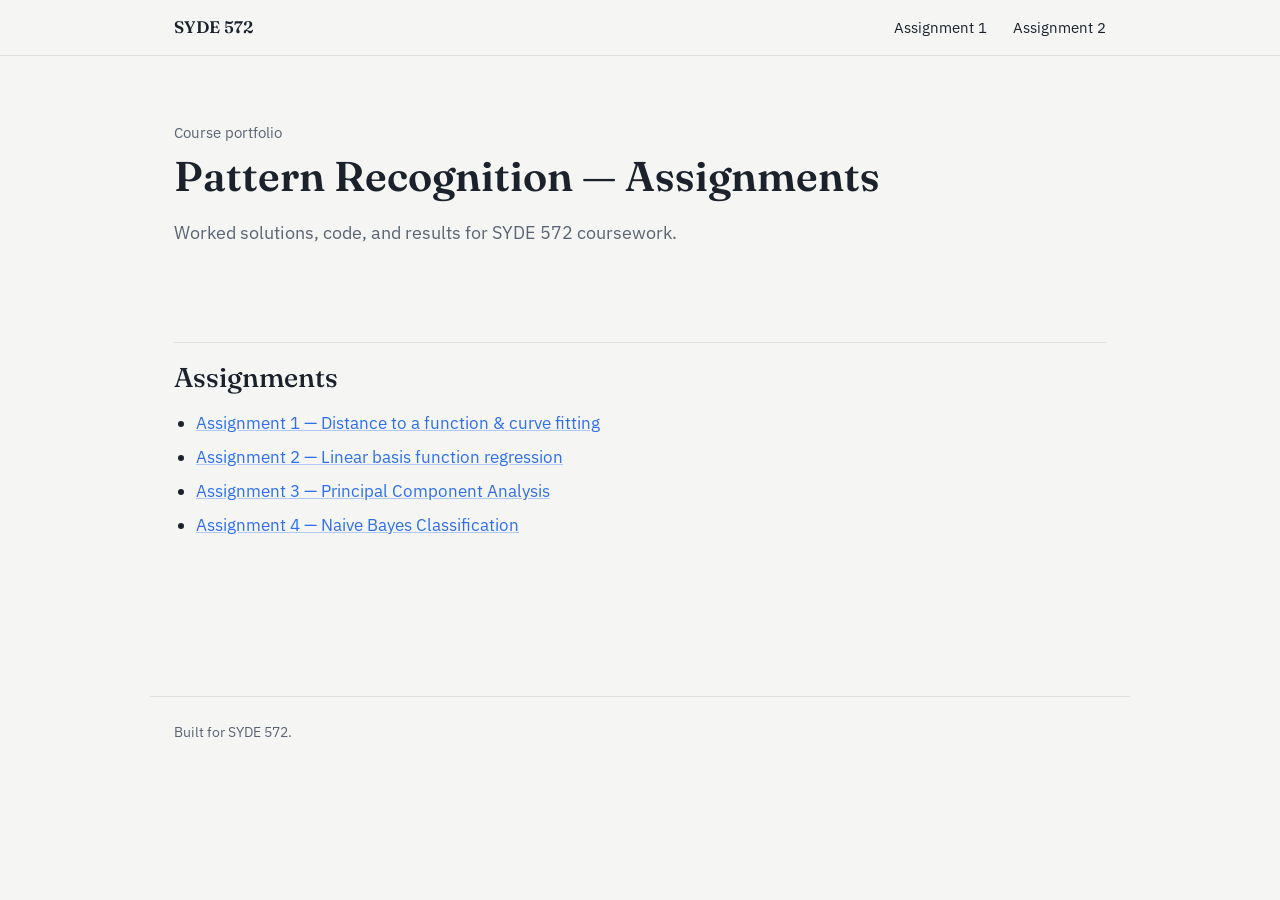
<file: index.html>
<!DOCTYPE html>
<html lang="en">
<head>
<meta charset="UTF-8">
<meta name="viewport" content="width=device-width, initial-scale=1">
<title>SYDE 572 Portfolio</title>
<link rel="stylesheet" href="./style.css">
</head>
<body>
  <div class="topbar">
    <div class="topbar-inner">
      <span class="brand">SYDE 572</span>
      <nav>
        <a href="./1/index.html">Assignment 1</a>
        <a href="./2/index.html">Assignment 2</a>
      </nav>
    </div>
  </div>

  <div class="wrap">
    <div class="hero">
      <div class="kicker">Course portfolio</div>
      <h1>Pattern Recognition — Assignments</h1>
      <p class="lede">Worked solutions, code, and results for SYDE 572 coursework.</p>
    </div>

    <h2>Assignments</h2>
    <ul>
      <li><a href="./1/index.html">Assignment 1 — Distance to a function &amp; curve fitting</a></li>
      <li><a href="./2/index.html">Assignment 2 — Linear basis function regression</a></li>
      <li><a href="./3/index.html">Assignment 3 — Principal Component Analysis</a></li>
      <li><a href="./4/index.html">Assignment 4 — Naive Bayes Classification</a></li>
    </ul>
  </div>
  

  <footer>Built for SYDE 572.</footer>
</body>
</html>
</file>
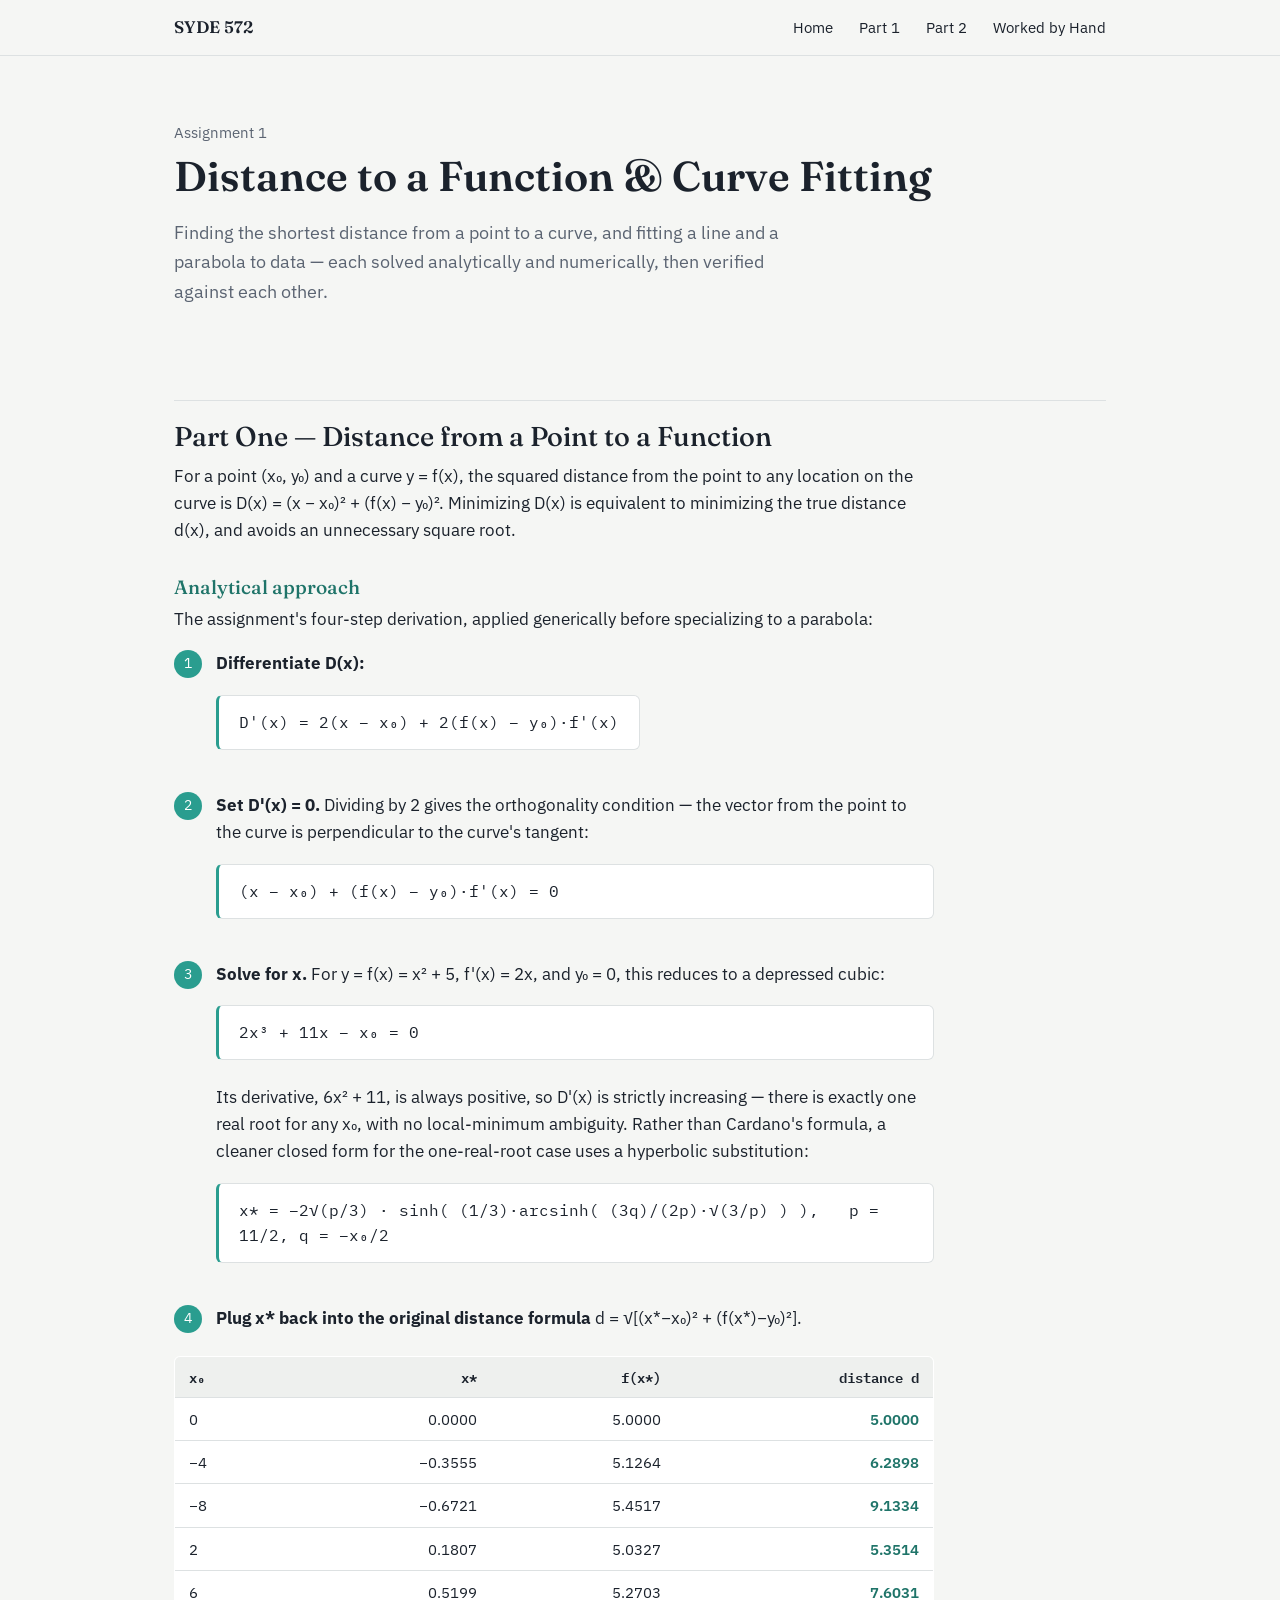
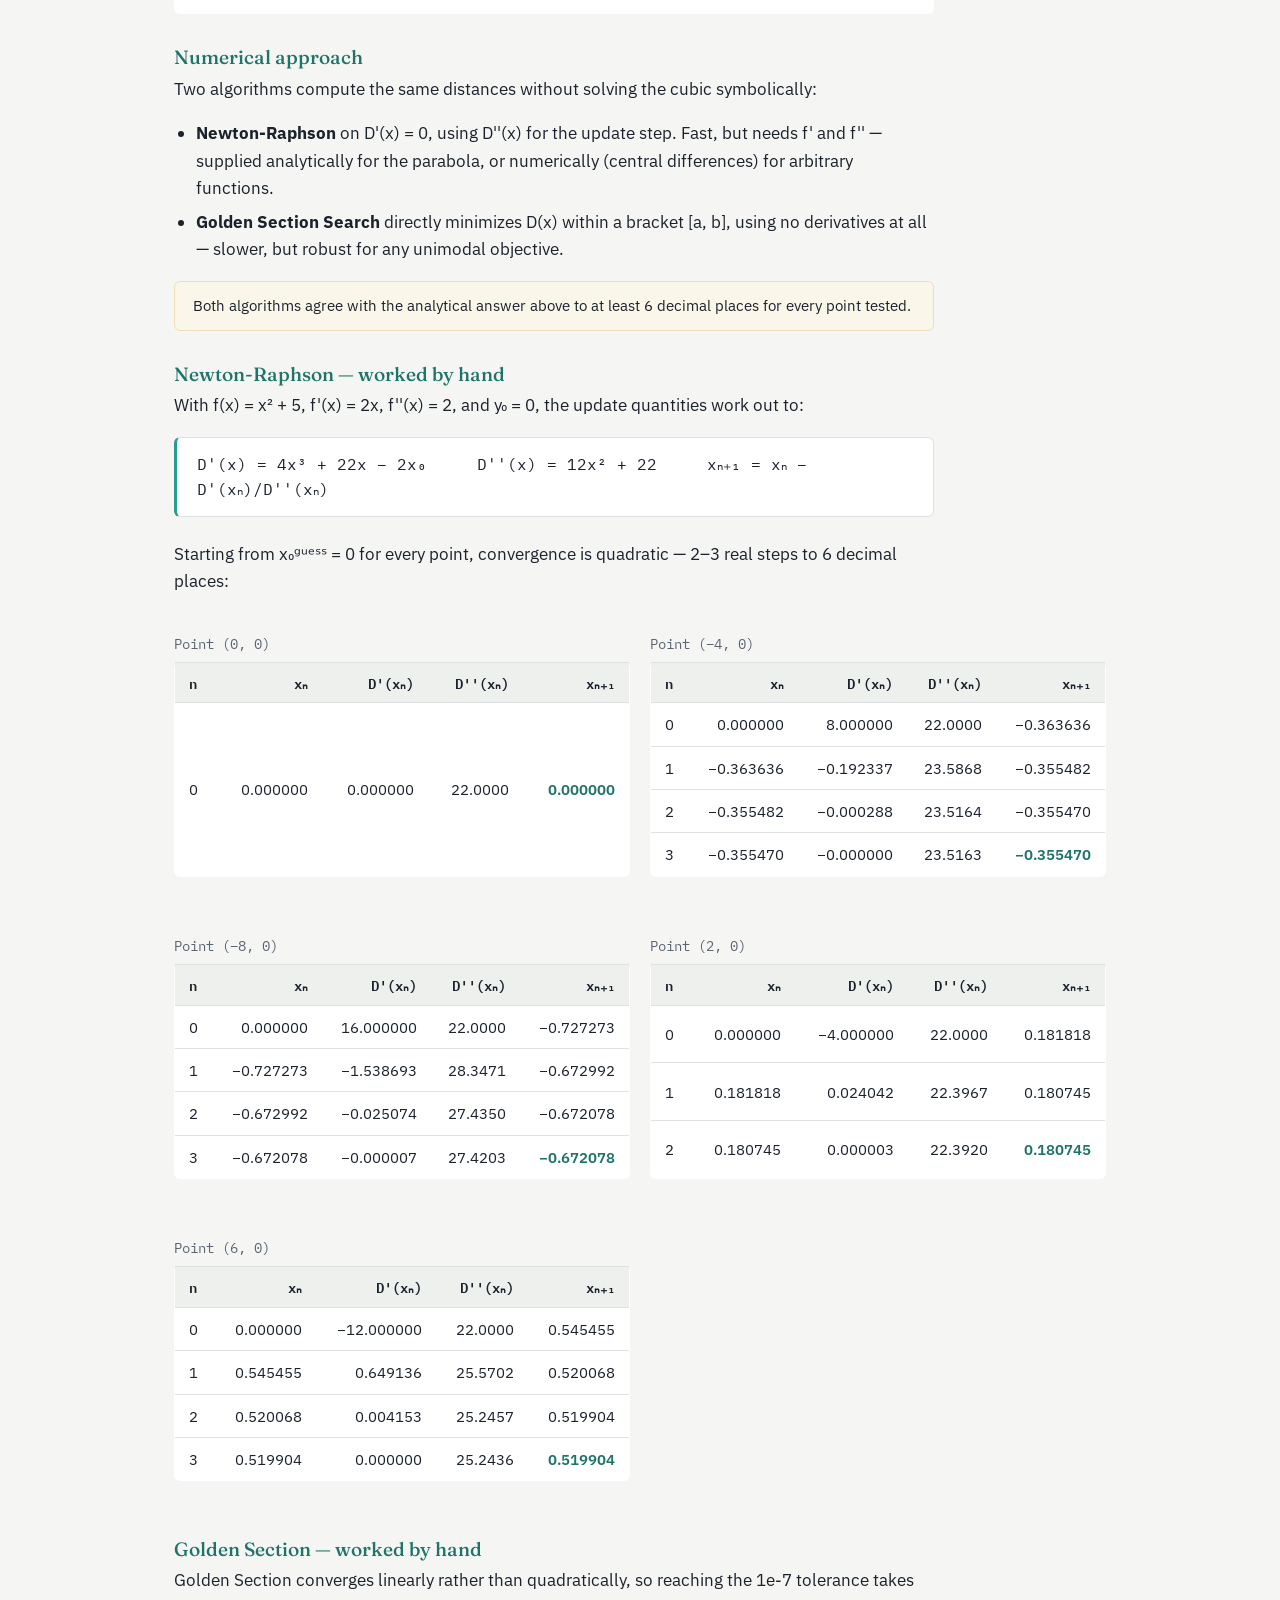
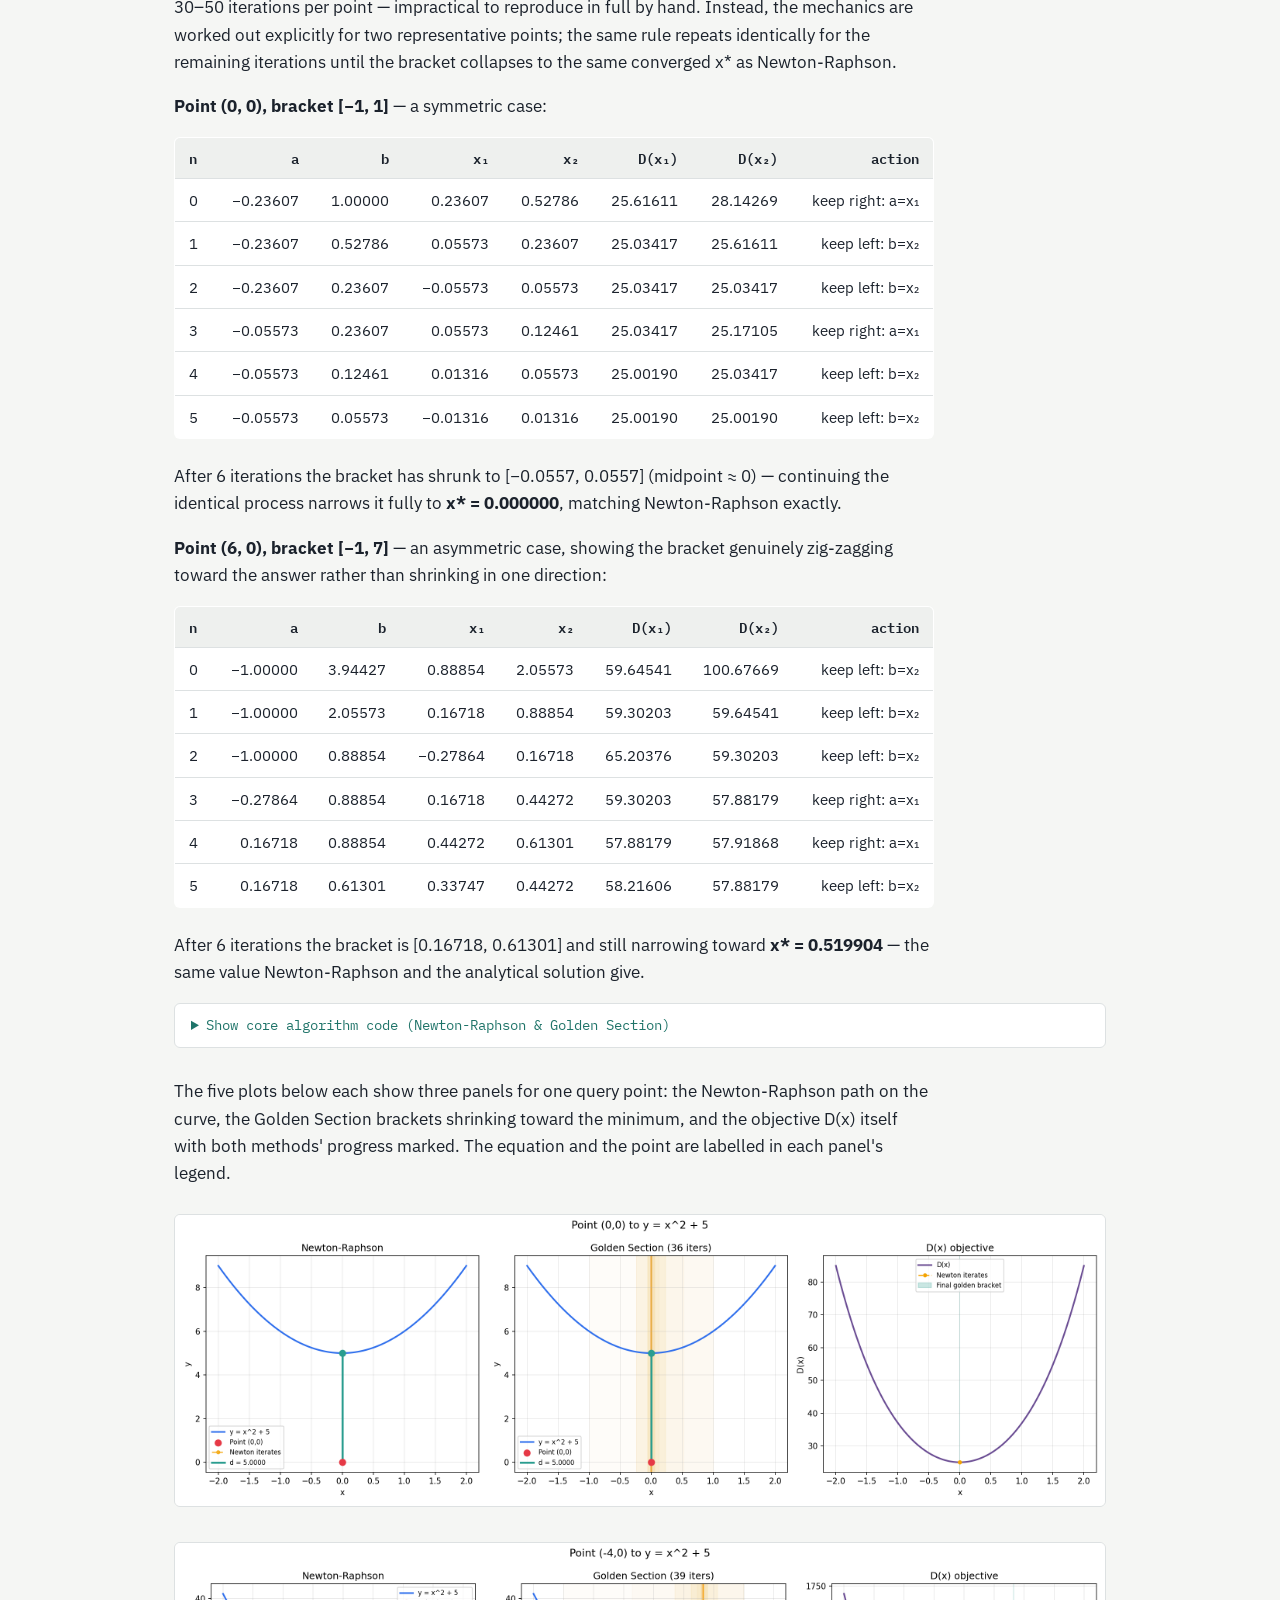
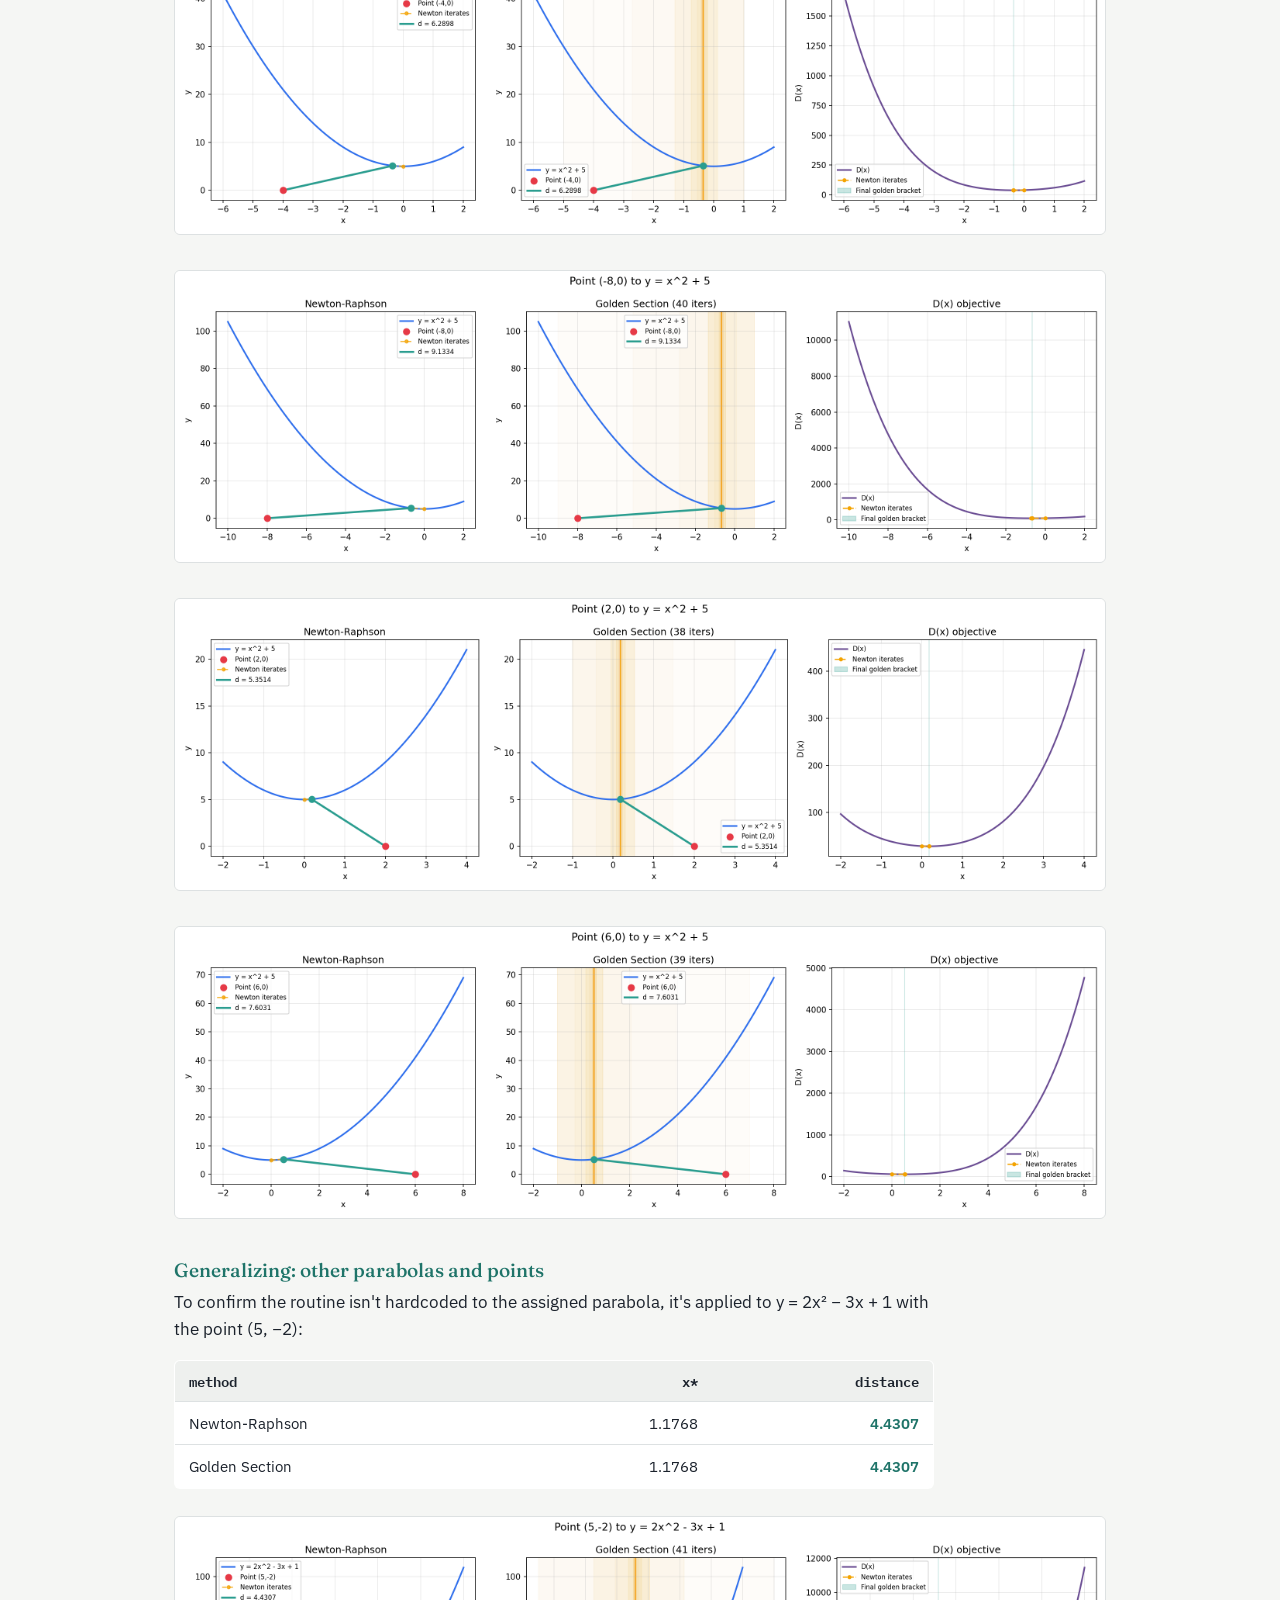
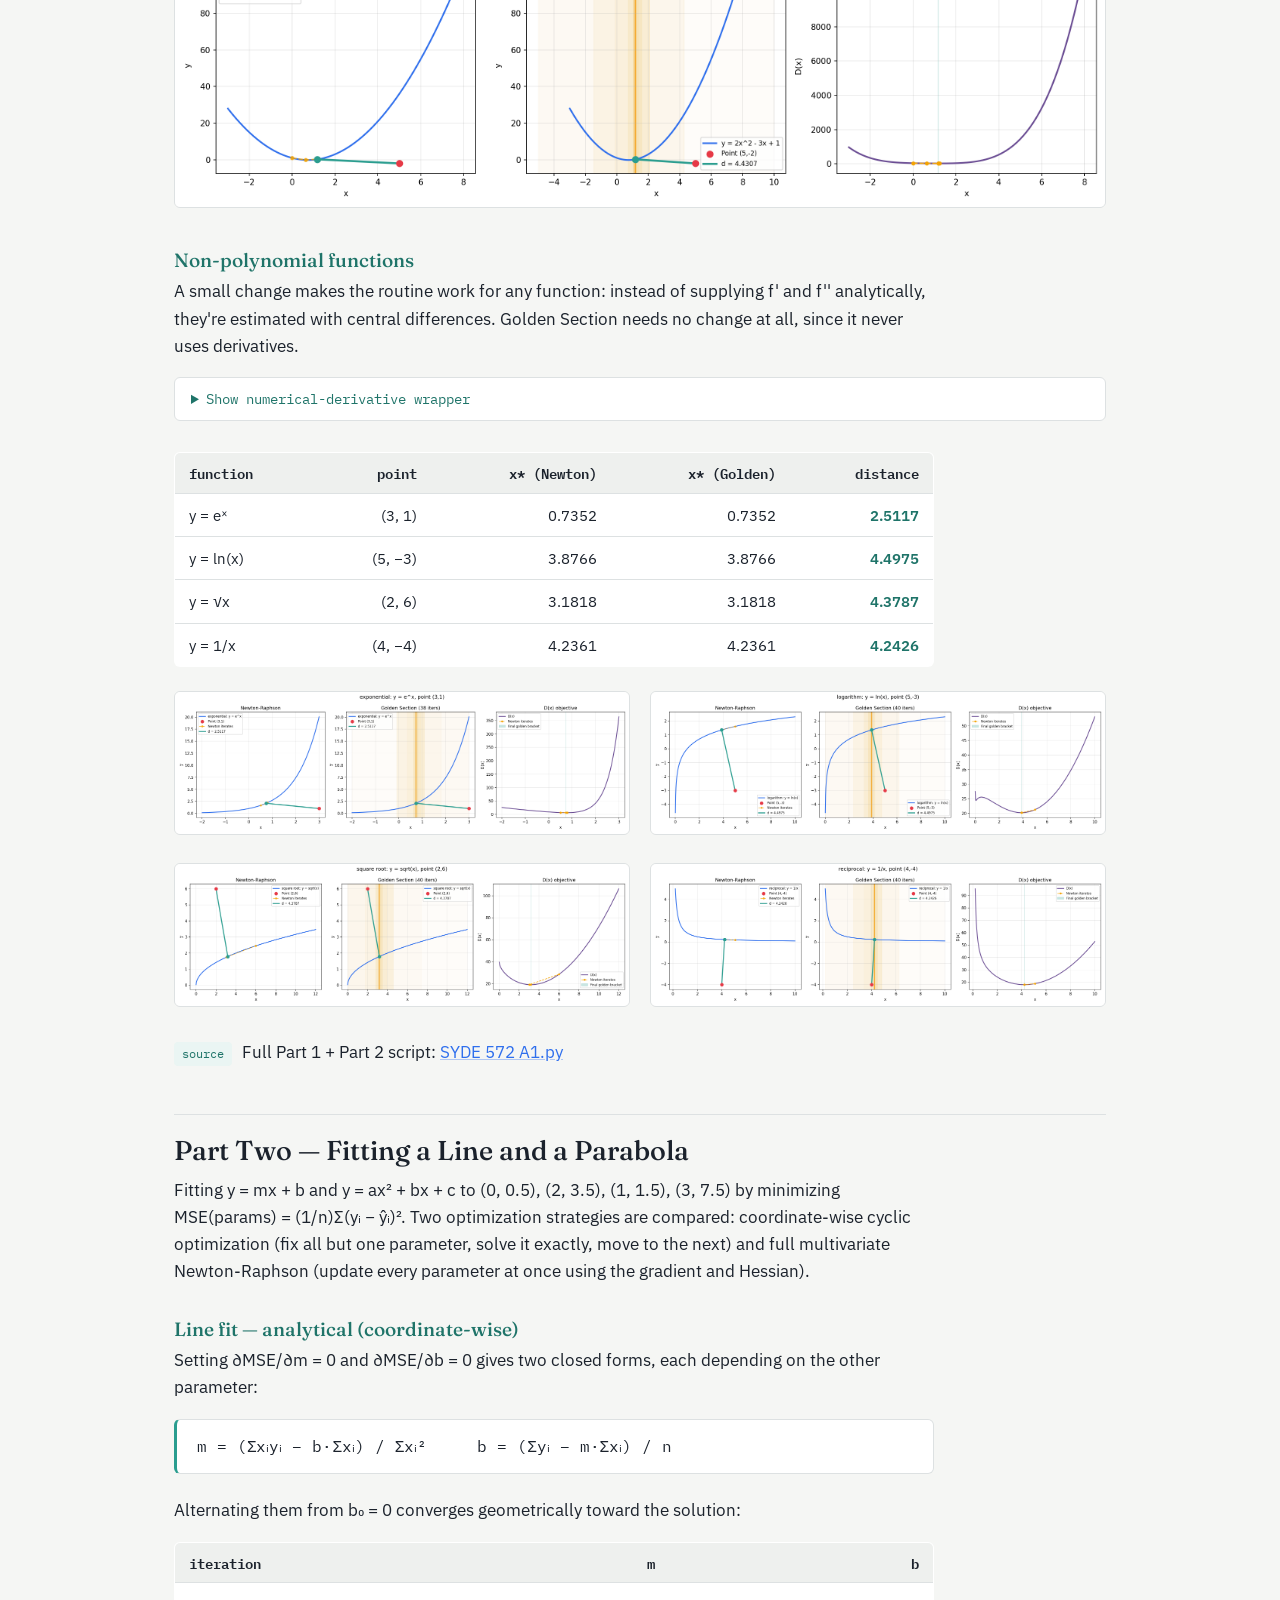
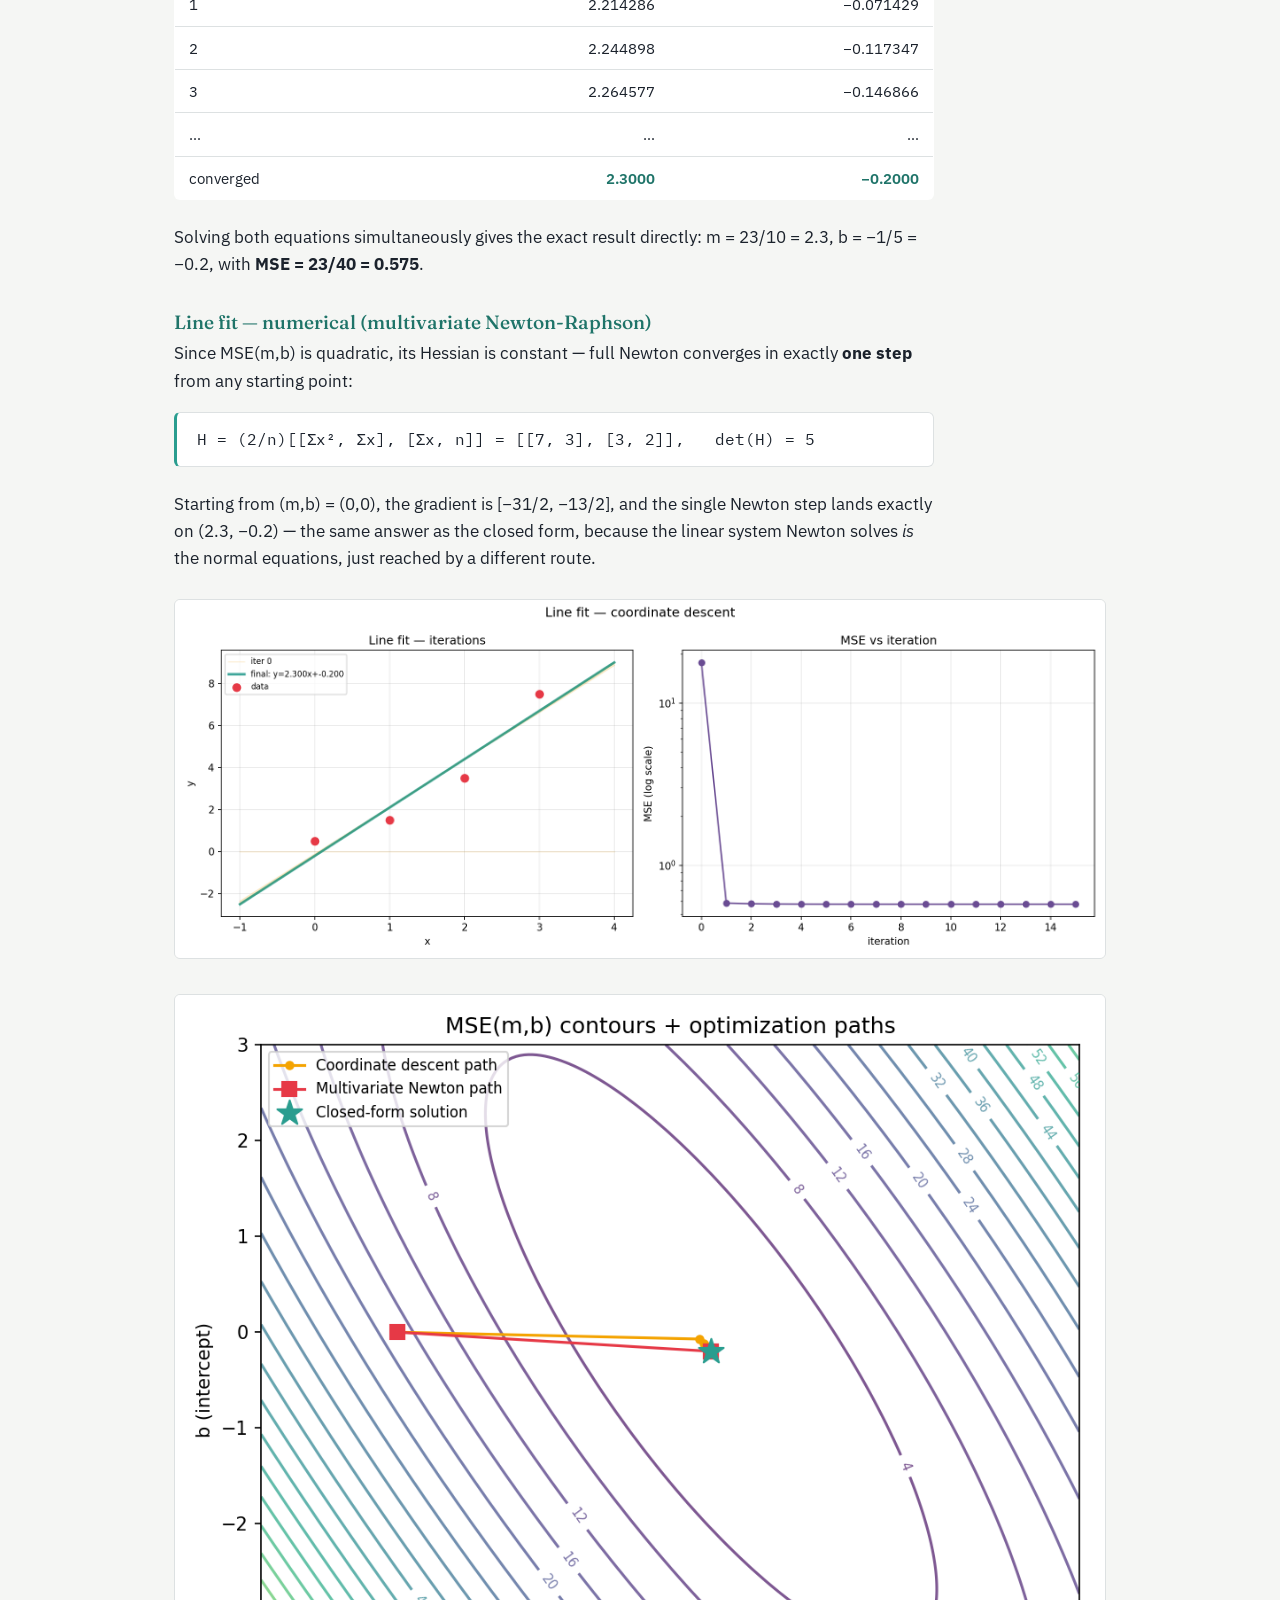
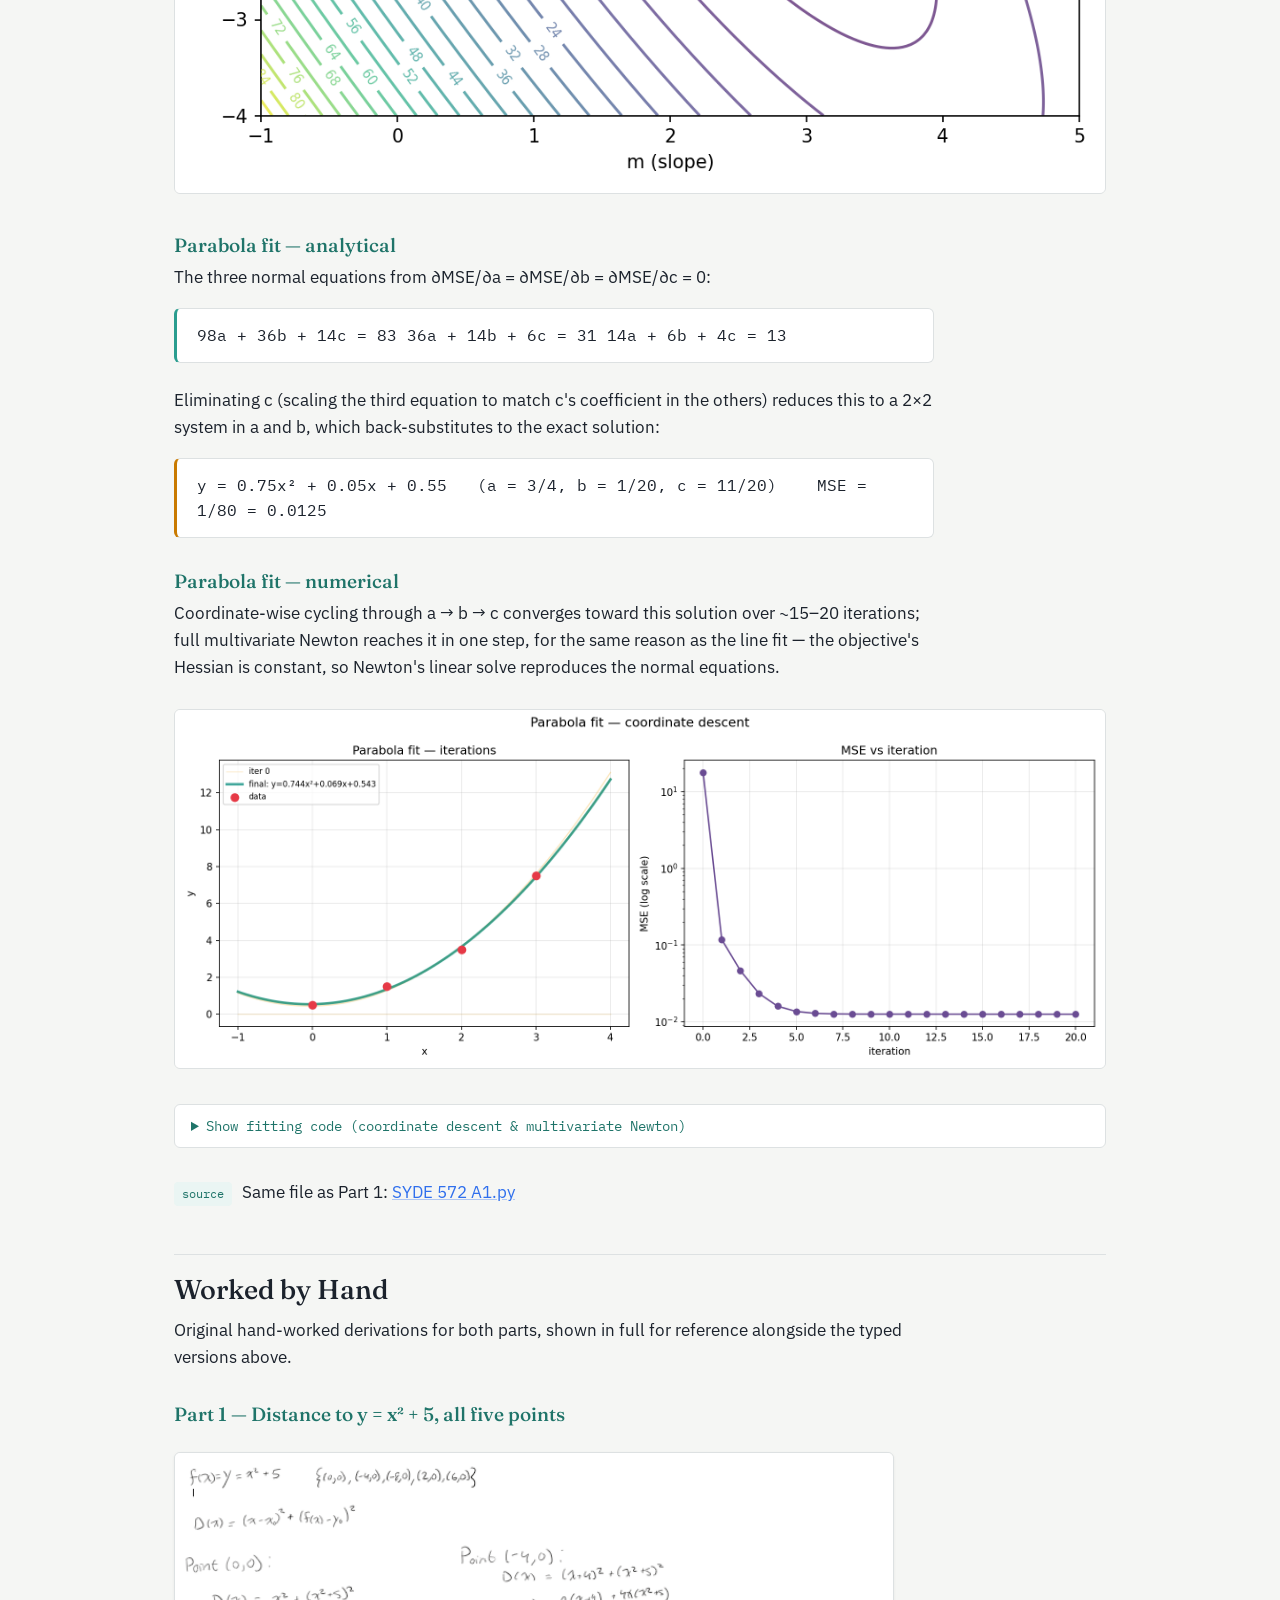
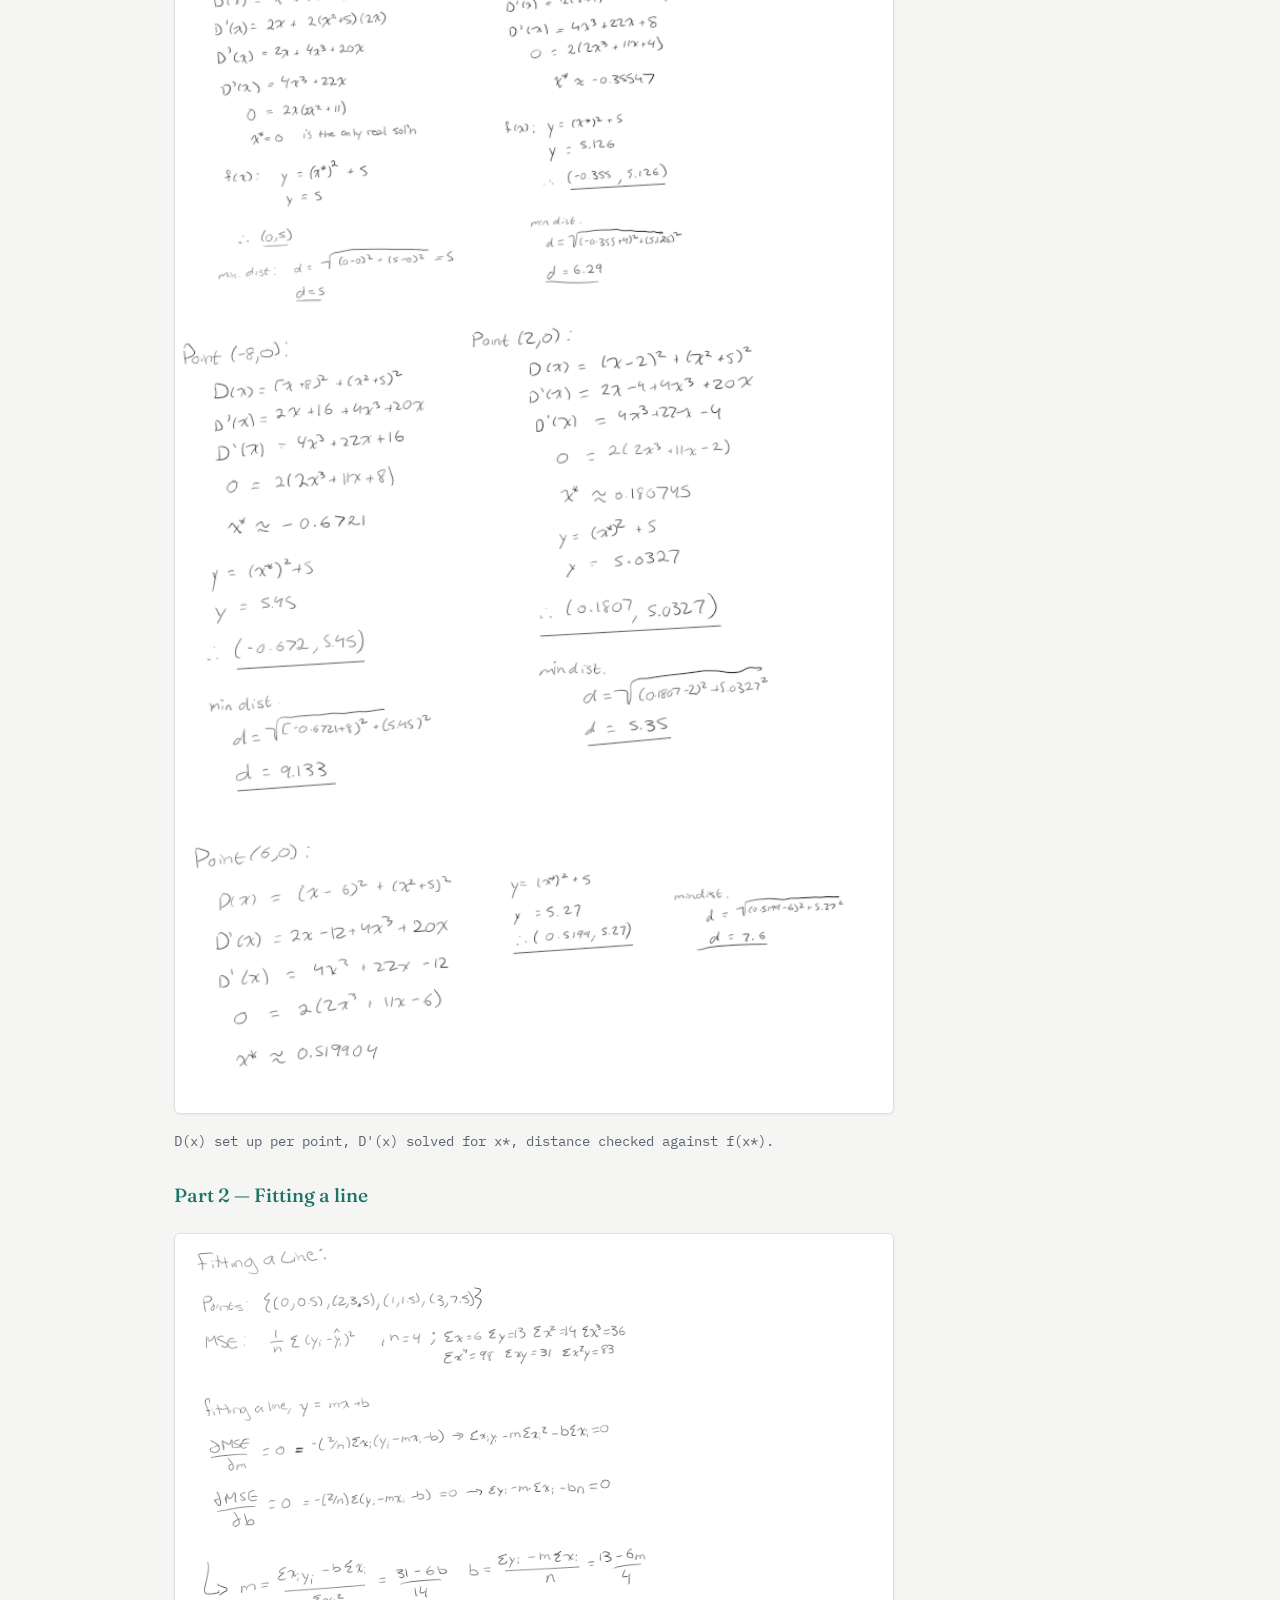
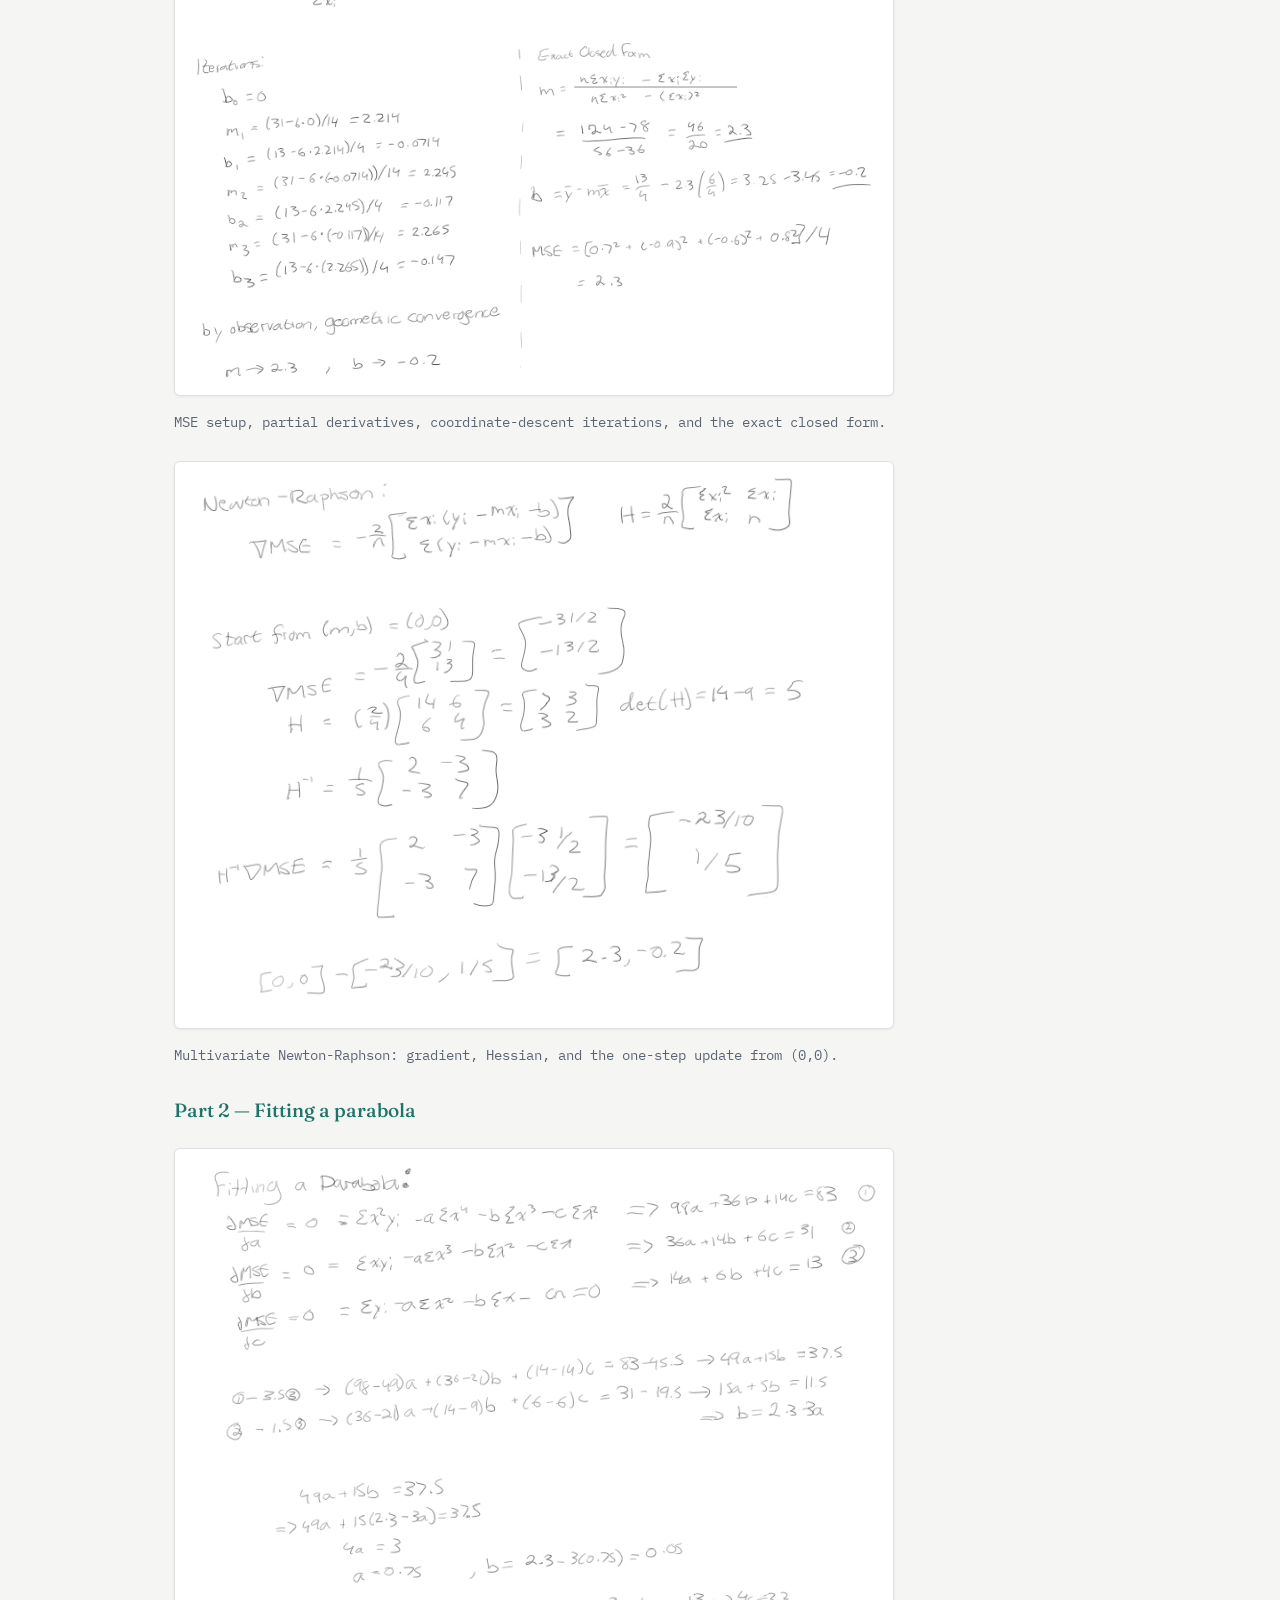
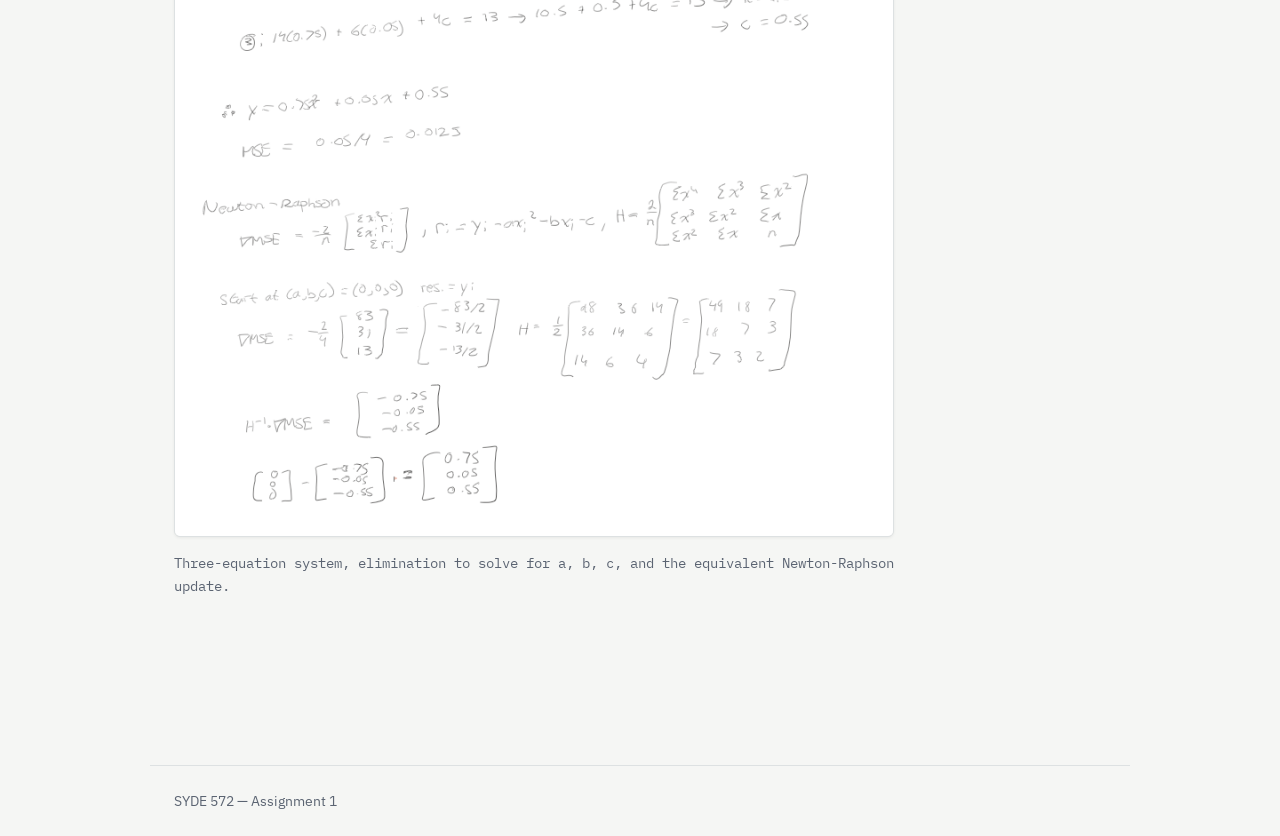
<file: 1/index.html>
<!DOCTYPE html>
<html lang="en">
<head>
<meta charset="UTF-8">
<meta name="viewport" content="width=device-width, initial-scale=1">
<title>Assignment 1 — SYDE 572</title>
<link rel="stylesheet" href="../style.css">
</head>
<body>
  <div class="topbar">
    <div class="topbar-inner">
      <span class="brand">SYDE 572</span>
      <nav>
        <a href="../index.html">Home</a>
        <a href="#part1">Part 1</a>
        <a href="#part2">Part 2</a>
        <a href="#handwritten">Worked by Hand</a>
      </nav>
    </div>
  </div>

  <div class="wrap">
    <div class="hero">
      <div class="kicker">Assignment 1</div>
      <h1>Distance to a Function &amp; Curve Fitting</h1>
      <p class="lede">Finding the shortest distance from a point to a curve, and fitting a line
      and a parabola to data — each solved analytically and numerically, then verified against each other.</p>
    </div>

    <!-- ============================================================ -->
    <!-- PART ONE -->
    <!-- ============================================================ -->
    <h2 id="part1">Part One — Distance from a Point to a Function</h2>
    <p>For a point (x₀, y₀) and a curve y = f(x), the squared distance from the point to any
    location on the curve is D(x) = (x − x₀)² + (f(x) − y₀)². Minimizing D(x) is equivalent to
    minimizing the true distance d(x), and avoids an unnecessary square root.</p>

    <h3>Analytical approach</h3>
    <p>The assignment's four-step derivation, applied generically before specializing to a parabola:</p>

    <div class="steps">
      <div class="step">
        <div class="num">1</div>
        <div class="body"><p><strong>Differentiate D(x):</strong></p>
        <div class="eq">D'(x) = 2(x − x₀) + 2(f(x) − y₀)·f'(x)</div></div>
      </div>
      <div class="step">
        <div class="num">2</div>
        <div class="body"><p><strong>Set D'(x) = 0.</strong> Dividing by 2 gives the orthogonality condition —
        the vector from the point to the curve is perpendicular to the curve's tangent:</p>
        <div class="eq">(x − x₀) + (f(x) − y₀)·f'(x) = 0</div></div>
      </div>
      <div class="step">
        <div class="num">3</div>
        <div class="body"><p><strong>Solve for x.</strong> For y = f(x) = x² + 5, f'(x) = 2x, and y₀ = 0,
        this reduces to a depressed cubic:</p>
        <div class="eq">2x³ + 11x − x₀ = 0</div>
        <p>Its derivative, 6x² + 11, is always positive, so D'(x) is strictly increasing — there is exactly
        one real root for any x₀, with no local-minimum ambiguity. Rather than Cardano's formula, a
        cleaner closed form for the one-real-root case uses a hyperbolic substitution:</p>
        <div class="eq">x* = −2√(p/3) · sinh( (1/3)·arcsinh( (3q)/(2p)·√(3/p) ) ), &nbsp; p = 11/2, q = −x₀/2</div></div>
      </div>
      <div class="step">
        <div class="num">4</div>
        <div class="body"><p><strong>Plug x* back into the original distance formula</strong> d = √[(x*−x₀)² + (f(x*)−y₀)²].</p></div>
      </div>
    </div>

    <table>
      <thead><tr><th>x₀</th><th>x*</th><th>f(x*)</th><th>distance d</th></tr></thead>
      <tbody>
        <tr><td>0</td><td>0.0000</td><td>5.0000</td><td class="hero-num">5.0000</td></tr>
        <tr><td>−4</td><td>−0.3555</td><td>5.1264</td><td class="hero-num">6.2898</td></tr>
        <tr><td>−8</td><td>−0.6721</td><td>5.4517</td><td class="hero-num">9.1334</td></tr>
        <tr><td>2</td><td>0.1807</td><td>5.0327</td><td class="hero-num">5.3514</td></tr>
        <tr><td>6</td><td>0.5199</td><td>5.2703</td><td class="hero-num">7.6031</td></tr>
      </tbody>
    </table>

    <h3>Numerical approach</h3>
    <p>Two algorithms compute the same distances without solving the cubic symbolically:</p>
    <ul>
      <li><strong>Newton-Raphson</strong> on D'(x) = 0, using D''(x) for the update step. Fast, but needs
      f' and f'' — supplied analytically for the parabola, or numerically (central differences) for
      arbitrary functions.</li>
      <li><strong>Golden Section Search</strong> directly minimizes D(x) within a bracket [a, b], using no
      derivatives at all — slower, but robust for any unimodal objective.</li>
    </ul>

    <div class="note">Both algorithms agree with the analytical answer above to at least 6 decimal places
    for every point tested.</div>

    <h3>Newton-Raphson — worked by hand</h3>
    <p>With f(x) = x² + 5, f'(x) = 2x, f''(x) = 2, and y₀ = 0, the update quantities work out to:</p>
    <div class="eq">D'(x) = 4x³ + 22x − 2x₀ &nbsp;&nbsp;&nbsp; D''(x) = 12x² + 22 &nbsp;&nbsp;&nbsp; xₙ₊₁ = xₙ − D'(xₙ)/D''(xₙ)</div>
    <p>Starting from x₀ᵍᵘᵉˢˢ = 0 for every point, convergence is quadratic — 2–3 real steps to 6 decimal places:</p>
 
    <div class="plot-grid">
      <table>
        <caption style="caption-side:top; text-align:left; font-family:'IBM Plex Mono',monospace; font-size:.85rem; padding-bottom:6px; color:var(--muted);">Point (0, 0)</caption>
        <thead><tr><th>n</th><th>xₙ</th><th>D'(xₙ)</th><th>D''(xₙ)</th><th>xₙ₊₁</th></tr></thead>
        <tbody>
          <tr><td>0</td><td>0.000000</td><td>0.000000</td><td>22.0000</td><td class="hero-num">0.000000</td></tr>
        </tbody>
      </table>
 
      <table>
        <caption style="caption-side:top; text-align:left; font-family:'IBM Plex Mono',monospace; font-size:.85rem; padding-bottom:6px; color:var(--muted);">Point (−4, 0)</caption>
        <thead><tr><th>n</th><th>xₙ</th><th>D'(xₙ)</th><th>D''(xₙ)</th><th>xₙ₊₁</th></tr></thead>
        <tbody>
          <tr><td>0</td><td>0.000000</td><td>8.000000</td><td>22.0000</td><td>−0.363636</td></tr>
          <tr><td>1</td><td>−0.363636</td><td>−0.192337</td><td>23.5868</td><td>−0.355482</td></tr>
          <tr><td>2</td><td>−0.355482</td><td>−0.000288</td><td>23.5164</td><td>−0.355470</td></tr>
          <tr><td>3</td><td>−0.355470</td><td>−0.000000</td><td>23.5163</td><td class="hero-num">−0.355470</td></tr>
        </tbody>
      </table>
 
      <table>
        <caption style="caption-side:top; text-align:left; font-family:'IBM Plex Mono',monospace; font-size:.85rem; padding-bottom:6px; color:var(--muted);">Point (−8, 0)</caption>
        <thead><tr><th>n</th><th>xₙ</th><th>D'(xₙ)</th><th>D''(xₙ)</th><th>xₙ₊₁</th></tr></thead>
        <tbody>
          <tr><td>0</td><td>0.000000</td><td>16.000000</td><td>22.0000</td><td>−0.727273</td></tr>
          <tr><td>1</td><td>−0.727273</td><td>−1.538693</td><td>28.3471</td><td>−0.672992</td></tr>
          <tr><td>2</td><td>−0.672992</td><td>−0.025074</td><td>27.4350</td><td>−0.672078</td></tr>
          <tr><td>3</td><td>−0.672078</td><td>−0.000007</td><td>27.4203</td><td class="hero-num">−0.672078</td></tr>
        </tbody>
      </table>
 
      <table>
        <caption style="caption-side:top; text-align:left; font-family:'IBM Plex Mono',monospace; font-size:.85rem; padding-bottom:6px; color:var(--muted);">Point (2, 0)</caption>
        <thead><tr><th>n</th><th>xₙ</th><th>D'(xₙ)</th><th>D''(xₙ)</th><th>xₙ₊₁</th></tr></thead>
        <tbody>
          <tr><td>0</td><td>0.000000</td><td>−4.000000</td><td>22.0000</td><td>0.181818</td></tr>
          <tr><td>1</td><td>0.181818</td><td>0.024042</td><td>22.3967</td><td>0.180745</td></tr>
          <tr><td>2</td><td>0.180745</td><td>0.000003</td><td>22.3920</td><td class="hero-num">0.180745</td></tr>
        </tbody>
      </table>
 
      <table>
        <caption style="caption-side:top; text-align:left; font-family:'IBM Plex Mono',monospace; font-size:.85rem; padding-bottom:6px; color:var(--muted);">Point (6, 0)</caption>
        <thead><tr><th>n</th><th>xₙ</th><th>D'(xₙ)</th><th>D''(xₙ)</th><th>xₙ₊₁</th></tr></thead>
        <tbody>
          <tr><td>0</td><td>0.000000</td><td>−12.000000</td><td>22.0000</td><td>0.545455</td></tr>
          <tr><td>1</td><td>0.545455</td><td>0.649136</td><td>25.5702</td><td>0.520068</td></tr>
          <tr><td>2</td><td>0.520068</td><td>0.004153</td><td>25.2457</td><td>0.519904</td></tr>
          <tr><td>3</td><td>0.519904</td><td>0.000000</td><td>25.2436</td><td class="hero-num">0.519904</td></tr>
        </tbody>
      </table>
    </div>
 
    <h3>Golden Section — worked by hand</h3>
    <p>Golden Section converges linearly rather than quadratically, so reaching the 1e-7 tolerance
    takes 30–50 iterations per point — impractical to reproduce in full by hand. Instead, the mechanics
    are worked out explicitly for two representative points; the same rule repeats identically for the
    remaining iterations until the bracket collapses to the same converged x* as Newton-Raphson.</p>
 
    <p><strong>Point (0, 0), bracket [−1, 1]</strong> — a symmetric case:</p>
    <table>
      <thead><tr><th>n</th><th>a</th><th>b</th><th>x₁</th><th>x₂</th><th>D(x₁)</th><th>D(x₂)</th><th>action</th></tr></thead>
      <tbody>
        <tr><td>0</td><td>−0.23607</td><td>1.00000</td><td>0.23607</td><td>0.52786</td><td>25.61611</td><td>28.14269</td><td>keep right: a=x₁</td></tr>
        <tr><td>1</td><td>−0.23607</td><td>0.52786</td><td>0.05573</td><td>0.23607</td><td>25.03417</td><td>25.61611</td><td>keep left: b=x₂</td></tr>
        <tr><td>2</td><td>−0.23607</td><td>0.23607</td><td>−0.05573</td><td>0.05573</td><td>25.03417</td><td>25.03417</td><td>keep left: b=x₂</td></tr>
        <tr><td>3</td><td>−0.05573</td><td>0.23607</td><td>0.05573</td><td>0.12461</td><td>25.03417</td><td>25.17105</td><td>keep right: a=x₁</td></tr>
        <tr><td>4</td><td>−0.05573</td><td>0.12461</td><td>0.01316</td><td>0.05573</td><td>25.00190</td><td>25.03417</td><td>keep left: b=x₂</td></tr>
        <tr><td>5</td><td>−0.05573</td><td>0.05573</td><td>−0.01316</td><td>0.01316</td><td>25.00190</td><td>25.00190</td><td>keep left: b=x₂</td></tr>
      </tbody>
    </table>
    <p>After 6 iterations the bracket has shrunk to [−0.0557, 0.0557] (midpoint ≈ 0) — continuing the
    identical process narrows it fully to <strong>x* = 0.000000</strong>, matching Newton-Raphson exactly.</p>
 
    <p><strong>Point (6, 0), bracket [−1, 7]</strong> — an asymmetric case, showing the bracket
    genuinely zig-zagging toward the answer rather than shrinking in one direction:</p>
    <table>
      <thead><tr><th>n</th><th>a</th><th>b</th><th>x₁</th><th>x₂</th><th>D(x₁)</th><th>D(x₂)</th><th>action</th></tr></thead>
      <tbody>
        <tr><td>0</td><td>−1.00000</td><td>3.94427</td><td>0.88854</td><td>2.05573</td><td>59.64541</td><td>100.67669</td><td>keep left: b=x₂</td></tr>
        <tr><td>1</td><td>−1.00000</td><td>2.05573</td><td>0.16718</td><td>0.88854</td><td>59.30203</td><td>59.64541</td><td>keep left: b=x₂</td></tr>
        <tr><td>2</td><td>−1.00000</td><td>0.88854</td><td>−0.27864</td><td>0.16718</td><td>65.20376</td><td>59.30203</td><td>keep left: b=x₂</td></tr>
        <tr><td>3</td><td>−0.27864</td><td>0.88854</td><td>0.16718</td><td>0.44272</td><td>59.30203</td><td>57.88179</td><td>keep right: a=x₁</td></tr>
        <tr><td>4</td><td>0.16718</td><td>0.88854</td><td>0.44272</td><td>0.61301</td><td>57.88179</td><td>57.91868</td><td>keep right: a=x₁</td></tr>
        <tr><td>5</td><td>0.16718</td><td>0.61301</td><td>0.33747</td><td>0.44272</td><td>58.21606</td><td>57.88179</td><td>keep left: b=x₂</td></tr>
      </tbody>
    </table>
    <p>After 6 iterations the bracket is [0.16718, 0.61301] and still narrowing toward
    <strong>x* = 0.519904</strong> — the same value Newton-Raphson and the analytical solution give.</p>
 

    <details class="code">
      <summary>Show core algorithm code (Newton-Raphson &amp; Golden Section)</summary>
<pre>def find_distance_newton(x0, y0, f, df, ddf, initial_guess=0.0,
                          tolerance=1e-7, max_iter=100):
    x = initial_guess
    history = [x]
    for _ in range(max_iter):
        D_prime = 2 * (x - x0) + 2 * (f(x) - y0) * df(x)
        D_double_prime = 2 + 2 * (df(x) ** 2) + 2 * (f(x) - y0) * ddf(x)
        next_x = x - D_prime / D_double_prime
        history.append(next_x)
        if abs(next_x - x) < tolerance:
            x = next_x
            break
        x = next_x
    return dist(x, x0, y0, f), x, history


def golden_section_search(x0, y0, f, a, b, tolerance=1e-7):
    phi = (1 + math.sqrt(5)) / 2
    resphi = 2 - phi
    x1 = a + resphi * (b - a)
    x2 = b - resphi * (b - a)
    f_x1, f_x2 = distSQ(x1, x0, y0, f), distSQ(x2, x0, y0, f)
    history = [(a, b)]
    while abs(b - a) > tolerance:
        if f_x1 < f_x2:
            b, x2, f_x2 = x2, x1, f_x1
            x1 = a + resphi * (b - a)
            f_x1 = distSQ(x1, x0, y0, f)
        else:
            a, x1, f_x1 = x1, x2, f_x2
            x2 = b - resphi * (b - a)
            f_x2 = distSQ(x2, x0, y0, f)
        history.append((a, b))
    best_x = (a + b) / 2
    return dist(best_x, x0, y0, f), best_x, history</pre>
    </details>

    <p>The five plots below each show three panels for one query point: the Newton-Raphson path on
    the curve, the Golden Section brackets shrinking toward the minimum, and the objective D(x) itself
    with both methods' progress marked. The equation and the point are labelled in each panel's legend.</p>

    <div class="plot"><img src="./media/parabola_0.png" alt="Point (0,0) to y=x^2+5"></div>
    <div class="plot"><img src="./media/parabola_-4.png" alt="Point (-4,0) to y=x^2+5"></div>
    <div class="plot"><img src="./media/parabola_-8.png" alt="Point (-8,0) to y=x^2+5"></div>
    <div class="plot"><img src="./media/parabola_2.png" alt="Point (2,0) to y=x^2+5"></div>
    <div class="plot"><img src="./media/parabola_6.png" alt="Point (6,0) to y=x^2+5"></div>

    <h3>Generalizing: other parabolas and points</h3>
    <p>To confirm the routine isn't hardcoded to the assigned parabola, it's applied to
    y = 2x² − 3x + 1 with the point (5, −2):</p>
    <table>
      <thead><tr><th>method</th><th>x*</th><th>distance</th></tr></thead>
      <tbody>
        <tr><td>Newton-Raphson</td><td>1.1768</td><td class="hero-num">4.4307</td></tr>
        <tr><td>Golden Section</td><td>1.1768</td><td class="hero-num">4.4307</td></tr>
      </tbody>
    </table>
    <div class="plot"><img src="./media/other_parabola.png" alt="Point (5,-2) to y=2x^2-3x+1"></div>

    <h3>Non-polynomial functions</h3>
    <p>A small change makes the routine work for any function: instead of supplying f' and f''
    analytically, they're estimated with central differences. Golden Section needs no change at all,
    since it never uses derivatives.</p>

    <details class="code">
      <summary>Show numerical-derivative wrapper</summary>
<pre>class NumFunc:
    """Wraps f(x) and produces f'(x), f''(x) via central differences."""
    def __init__(self, f, h=1e-5):
        self.f, self.h = f, h
    def d1(self, x):
        h = self.h
        return (self.f(x + h) - self.f(x - h)) / (2 * h)
    def d2(self, x):
        h = self.h
        return (self.f(x + h) - 2*self.f(x) + self.f(x - h)) / (h ** 2)

# usage: pass nf.d1 / nf.d2 in place of an analytical df / ddf
nf = NumFunc(f)
d, x_star, _ = find_distance_newton(x0, y0, f, nf.d1, nf.d2, initial_guess=guess)</pre>
    </details>

    <table>
      <thead><tr><th>function</th><th>point</th><th>x* (Newton)</th><th>x* (Golden)</th><th>distance</th></tr></thead>
      <tbody>
        <tr><td>y = eˣ</td><td>(3, 1)</td><td>0.7352</td><td>0.7352</td><td class="hero-num">2.5117</td></tr>
        <tr><td>y = ln(x)</td><td>(5, −3)</td><td>3.8766</td><td>3.8766</td><td class="hero-num">4.4975</td></tr>
        <tr><td>y = √x</td><td>(2, 6)</td><td>3.1818</td><td>3.1818</td><td class="hero-num">4.3787</td></tr>
        <tr><td>y = 1/x</td><td>(4, −4)</td><td>4.2361</td><td>4.2361</td><td class="hero-num">4.2426</td></tr>
      </tbody>
    </table>

    <div class="plot-grid">
      <div class="plot"><img src="./media/exp.png" alt="exponential function distance"></div>
      <div class="plot"><img src="./media/log.png" alt="logarithm function distance"></div>
      <div class="plot"><img src="./media/sqrt.png" alt="square root function distance"></div>
      <div class="plot"><img src="./media/recip.png" alt="reciprocal function distance"></div>
    </div>

    <p><span class="badge">source</span> Full Part 1 + Part 2 script:
    <a href="./code/SYDE 572 A1.py">SYDE 572 A1.py</a></p>

    <!-- ============================================================ -->
    <!-- PART TWO -->
    <!-- ============================================================ -->
    <h2 id="part2">Part Two — Fitting a Line and a Parabola</h2>
    <p>Fitting y = mx + b and y = ax² + bx + c to (0, 0.5), (2, 3.5), (1, 1.5), (3, 7.5) by
    minimizing MSE(params) = (1/n)Σ(yᵢ − ŷᵢ)². Two optimization strategies are compared:
    coordinate-wise cyclic optimization (fix all but one parameter, solve it exactly, move to the
    next) and full multivariate Newton-Raphson (update every parameter at once using the gradient
    and Hessian).</p>

    <h3>Line fit — analytical (coordinate-wise)</h3>
    <p>Setting ∂MSE/∂m = 0 and ∂MSE/∂b = 0 gives two closed forms, each depending on the other parameter:</p>
    <div class="eq">m = (Σxᵢyᵢ − b·Σxᵢ) / Σxᵢ² &nbsp;&nbsp;&nbsp; b = (Σyᵢ − m·Σxᵢ) / n</div>
    <p>Alternating them from b₀ = 0 converges geometrically toward the solution:</p>
    <table>
      <thead><tr><th>iteration</th><th>m</th><th>b</th></tr></thead>
      <tbody>
        <tr><td>1</td><td>2.214286</td><td>−0.071429</td></tr>
        <tr><td>2</td><td>2.244898</td><td>−0.117347</td></tr>
        <tr><td>3</td><td>2.264577</td><td>−0.146866</td></tr>
        <tr><td>…</td><td>…</td><td>…</td></tr>
        <tr><td>converged</td><td class="hero-num">2.3000</td><td class="hero-num">−0.2000</td></tr>
      </tbody>
    </table>
    <p>Solving both equations simultaneously gives the exact result directly:
    m = 23/10 = 2.3, b = −1/5 = −0.2, with <strong>MSE = 23/40 = 0.575</strong>.</p>

    <h3>Line fit — numerical (multivariate Newton-Raphson)</h3>
    <p>Since MSE(m,b) is quadratic, its Hessian is constant — full Newton converges in exactly
    <strong>one step</strong> from any starting point:</p>
    <div class="eq">H = (2/n)[[Σx², Σx], [Σx, n]] = [[7, 3], [3, 2]], &nbsp; det(H) = 5</div>
    <p>Starting from (m,b) = (0,0), the gradient is [−31/2, −13/2], and the single Newton
    step lands exactly on (2.3, −0.2) — the same answer as the closed form, because the linear
    system Newton solves <em>is</em> the normal equations, just reached by a different route.</p>

    <div class="plot"><img src="./media/line_coord_descent.png" alt="line fit convergence and MSE vs iteration"></div>
    <div class="plot"><img src="./media/line_param_path.png" alt="MSE contour with coordinate descent and Newton paths"></div>

    <h3>Parabola fit — analytical</h3>
    <p>The three normal equations from ∂MSE/∂a = ∂MSE/∂b = ∂MSE/∂c = 0:</p>
    <div class="eq">98a + 36b + 14c = 83
36a + 14b + 6c  = 31
14a + 6b + 4c   = 13</div>
    <p>Eliminating c (scaling the third equation to match c's coefficient in the others) reduces
    this to a 2×2 system in a and b, which back-substitutes to the exact solution:</p>
    <div class="eq result">y = 0.75x² + 0.05x + 0.55  &nbsp; (a = 3/4, b = 1/20, c = 11/20) &nbsp;&nbsp; MSE = 1/80 = 0.0125</div>

    <h3>Parabola fit — numerical</h3>
    <p>Coordinate-wise cycling through a → b → c converges toward this solution over ~15–20
    iterations; full multivariate Newton reaches it in one step, for the same reason as the line fit
    — the objective's Hessian is constant, so Newton's linear solve reproduces the normal equations.</p>

    <div class="plot"><img src="./media/parabola_coord_descent.png" alt="parabola fit convergence and MSE vs iteration"></div>

    <details class="code">
      <summary>Show fitting code (coordinate descent &amp; multivariate Newton)</summary>
<pre>def fit_line_coordinate_descent(xs, ys, m0=0.0, b0=0.0, n_iter=15):
    xs, ys = np.asarray(xs, dtype=float), np.asarray(ys, dtype=float)
    n = len(xs)
    sx, sy = xs.sum(), ys.sum()
    sx2, sxy = (xs**2).sum(), (xs*ys).sum()
    xbar, ybar = sx/n, sy/n
    m, b = m0, b0
    history = [(m, b, mse_line(m, b, xs, ys))]
    for _ in range(n_iter):
        m = (sxy - b*sx) / sx2
        b = ybar - m*xbar
        history.append((m, b, mse_line(m, b, xs, ys)))
    return m, b, history


def fit_line_newton(xs, ys, m0=0.0, b0=0.0, n_iter=5):
    xs, ys = np.asarray(xs, dtype=float), np.asarray(ys, dtype=float)
    n = len(xs)
    m, b = m0, b0
    history = [(m, b, mse_line(m, b, xs, ys))]
    for _ in range(n_iter):
        resid = ys - (m*xs + b)
        grad = np.array([-(2/n)*np.sum(xs*resid), -(2/n)*np.sum(resid)])
        H = (2/n) * np.array([[np.sum(xs**2), np.sum(xs)], [np.sum(xs), n]])
        step = np.linalg.solve(H, grad)
        m, b = np.array([m, b]) - step
        history.append((m, b, mse_line(m, b, xs, ys)))
        if np.linalg.norm(step) < 1e-12:
            break
    return m, b, history</pre>
    </details>

    <p><span class="badge">source</span> Same file as Part 1:
    <a href="./code/SYDE 572 A1.py">SYDE 572 A1.py</a></p>

    <!-- ============================================================ -->
    <!-- APPENDIX: HANDWRITTEN NOTES -->
    <!-- ============================================================ -->
    <h2 id="handwritten">Worked by Hand</h2>
    <p>Original hand-worked derivations for both parts, shown in full for reference alongside the
    typed versions above.</p>

    <h3>Part 1 — Distance to y = x² + 5, all five points</h3>
    <div class="scan">
      <img src="./media/handwritten/part1_distance.png" alt="Hand-worked distance derivations for all five points">
      <div class="cap">D(x) set up per point, D'(x) solved for x*, distance checked against f(x*).</div>
    </div>

    <h3>Part 2 — Fitting a line</h3>
    <div class="scan">
      <img src="./media/handwritten/part2_line_fit.png" alt="Hand-worked line fitting setup and coordinate descent iterations">
      <div class="cap">MSE setup, partial derivatives, coordinate-descent iterations, and the exact closed form.</div>
    </div>
    <div class="scan">
      <img src="./media/handwritten/part2_line_newton.png" alt="Hand-worked multivariate Newton-Raphson for the line fit">
      <div class="cap">Multivariate Newton-Raphson: gradient, Hessian, and the one-step update from (0,0).</div>
    </div>

    <h3>Part 2 — Fitting a parabola</h3>
    <div class="scan">
      <img src="./media/handwritten/part2_parabola_fit.png" alt="Hand-worked parabola fitting: normal equations, elimination, and Newton-Raphson">
      <div class="cap">Three-equation system, elimination to solve for a, b, c, and the equivalent Newton-Raphson update.</div>
    </div>

  </div>

  <footer>SYDE 572 — Assignment 1</footer>
</body>
</html>
</file>
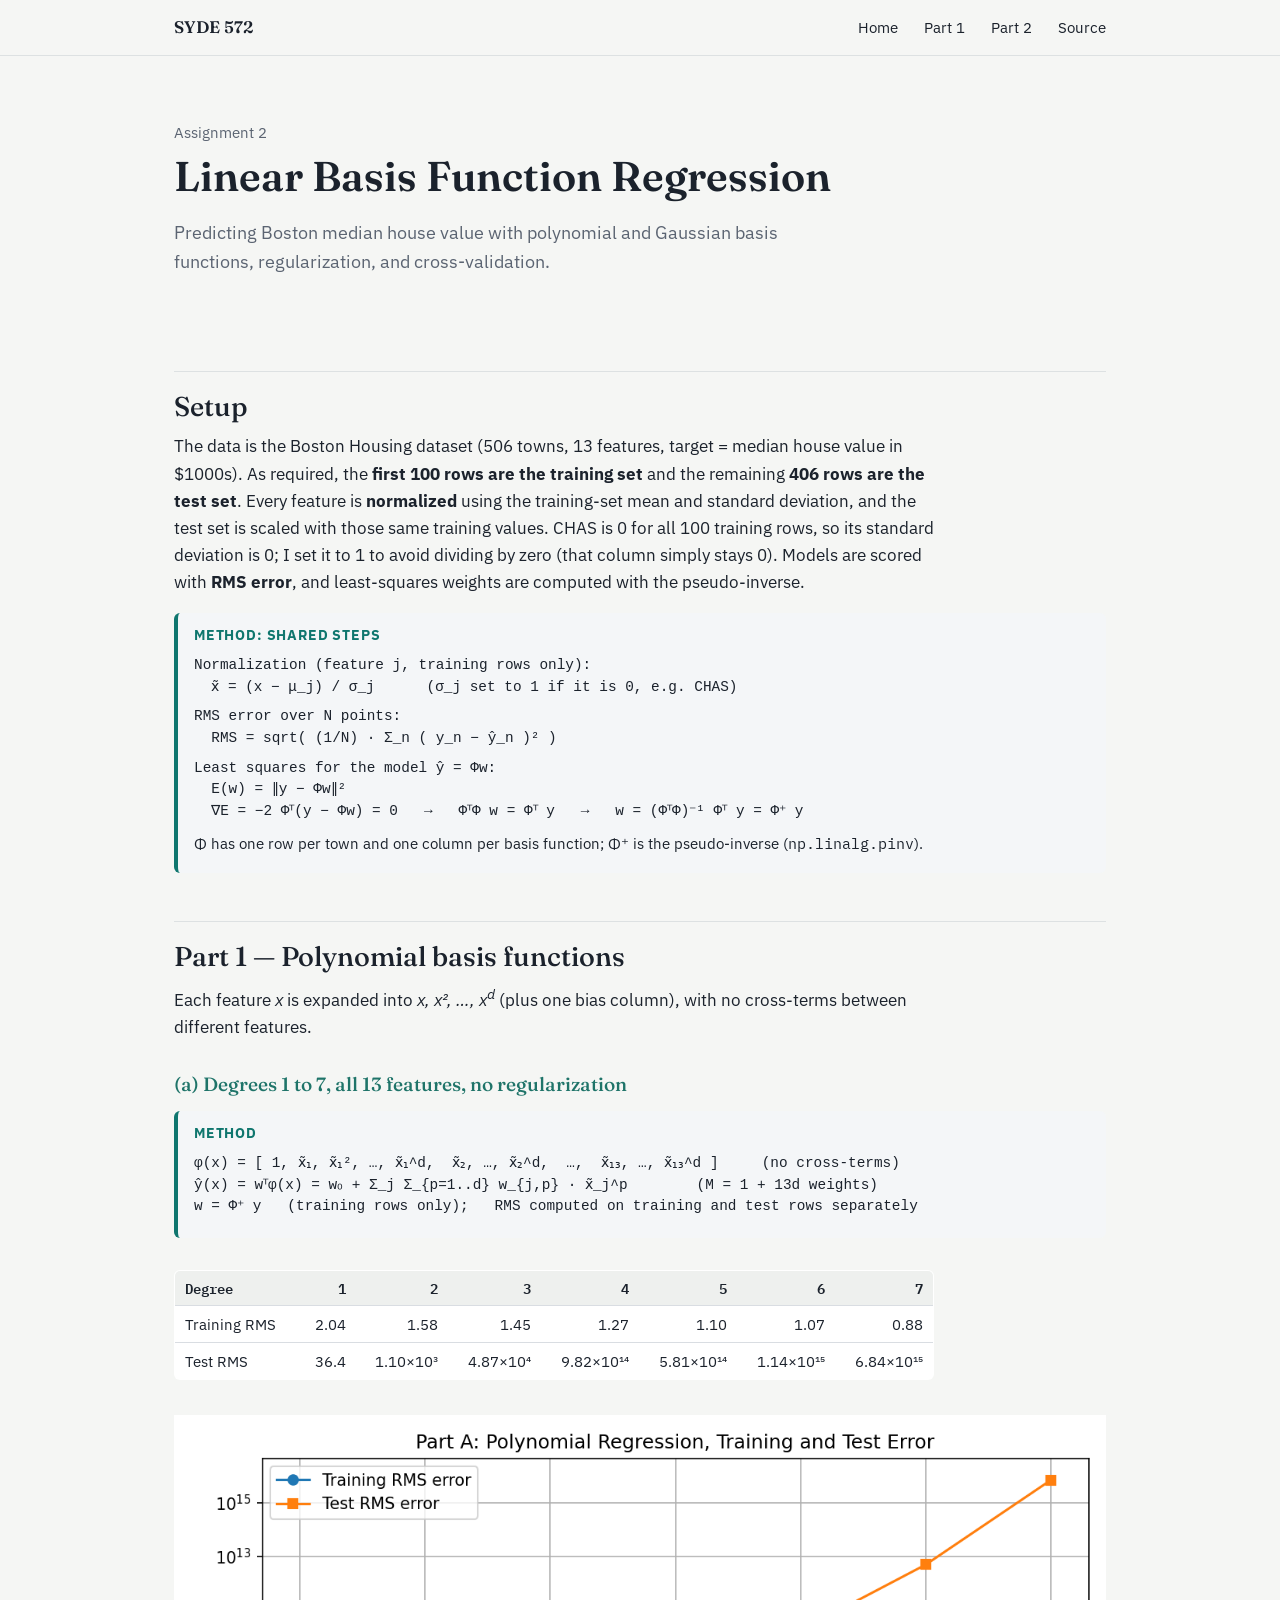
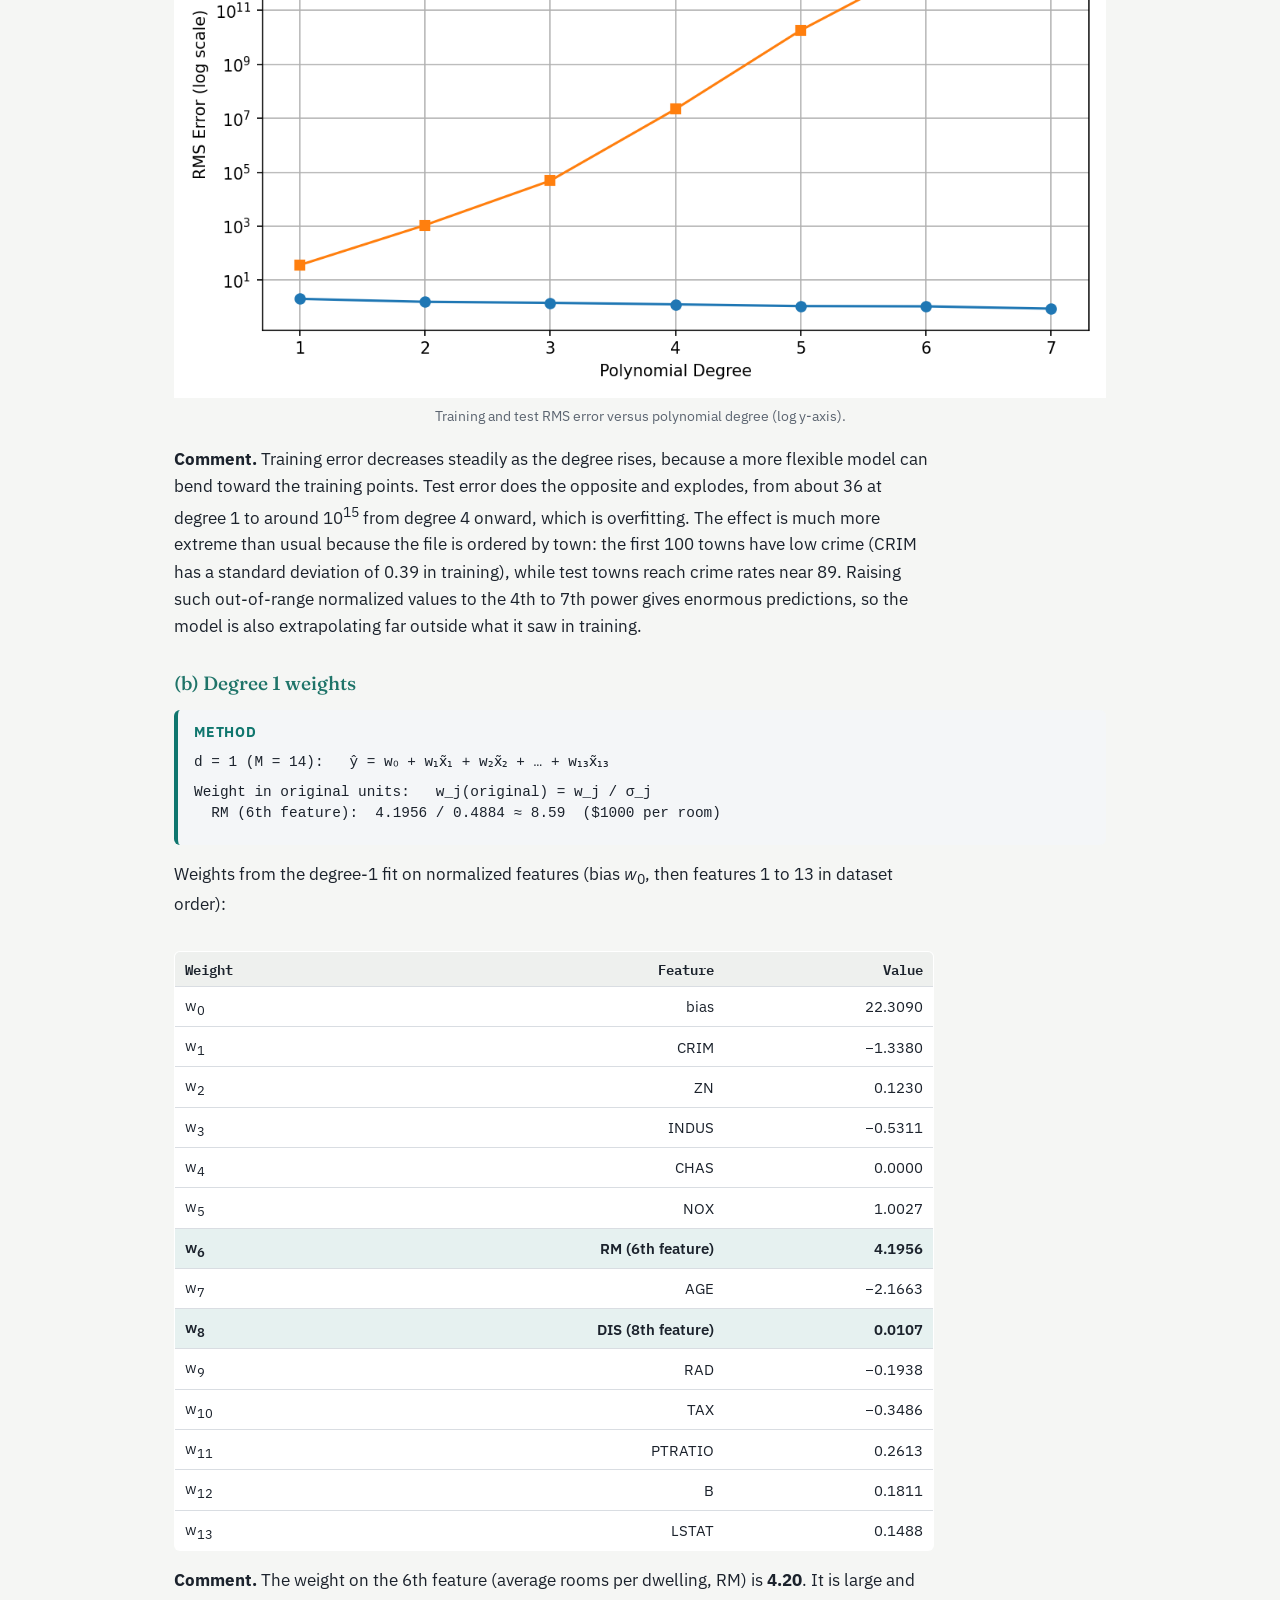
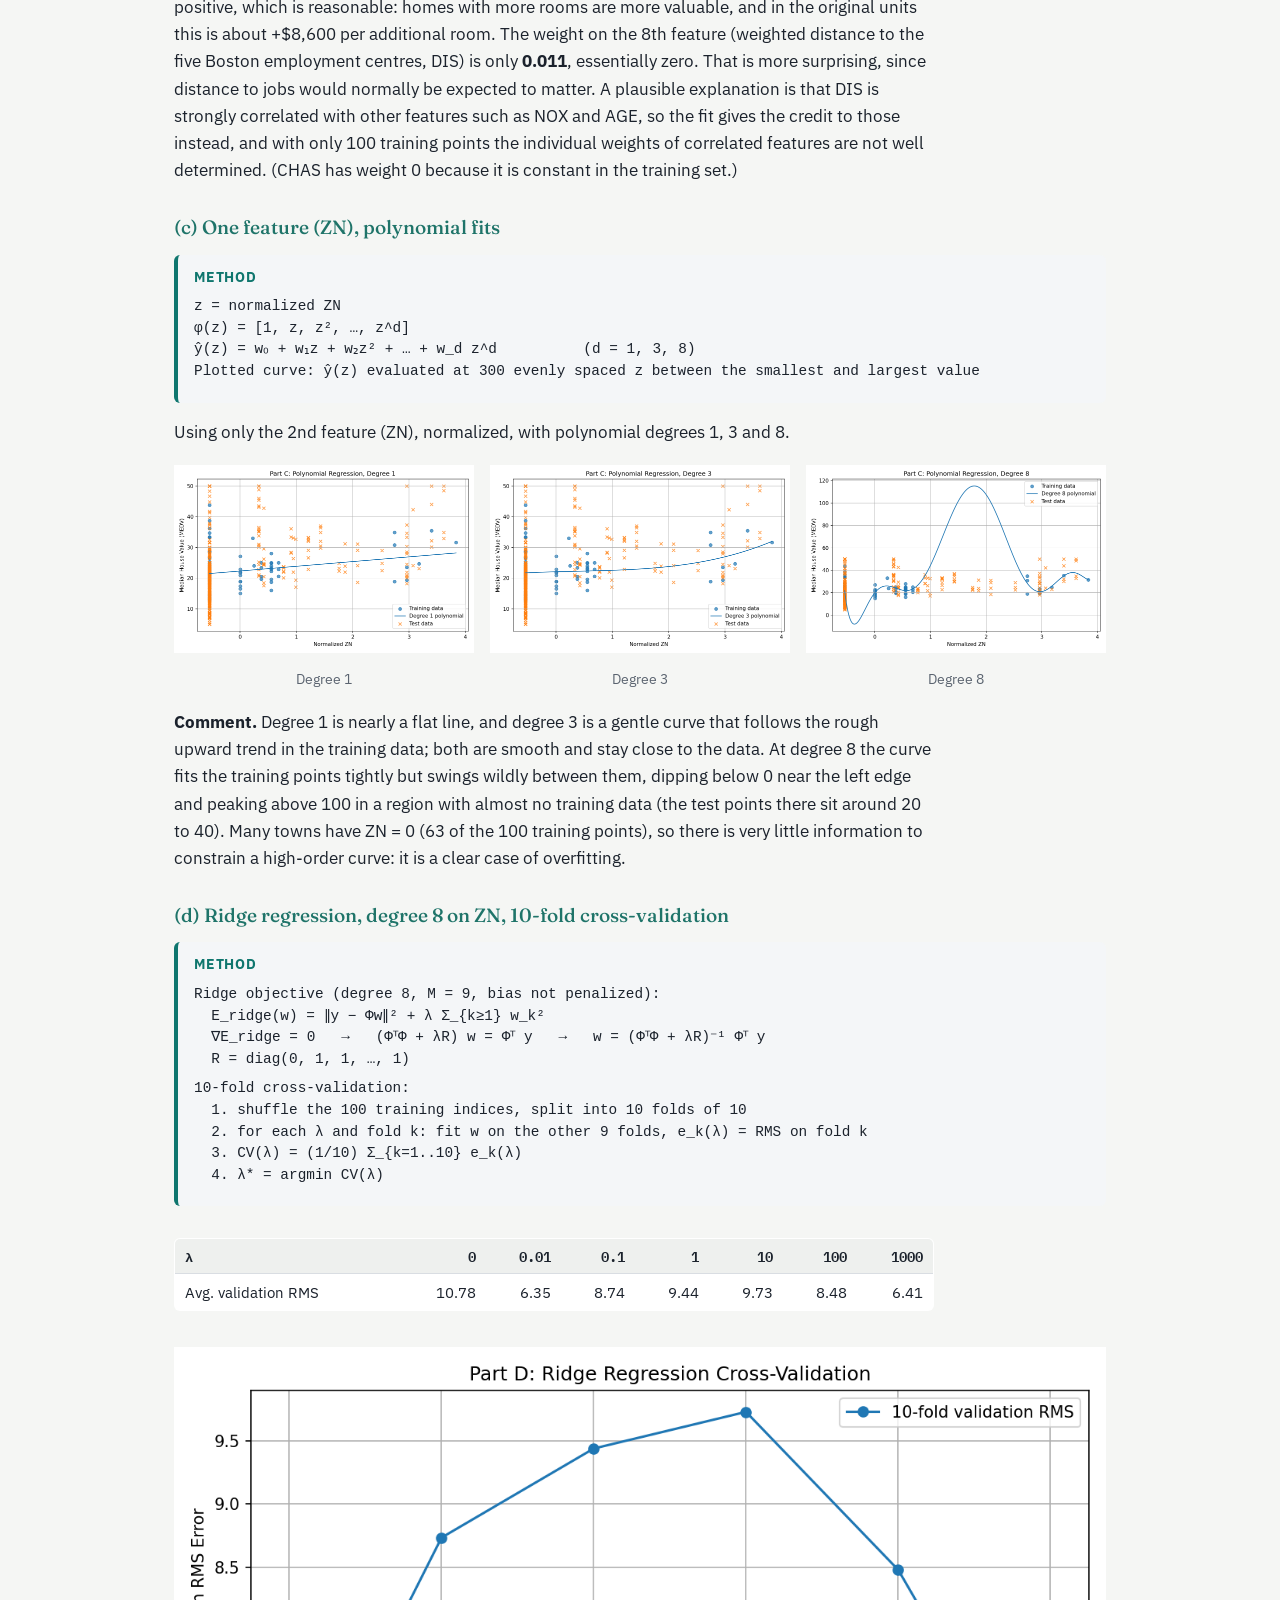
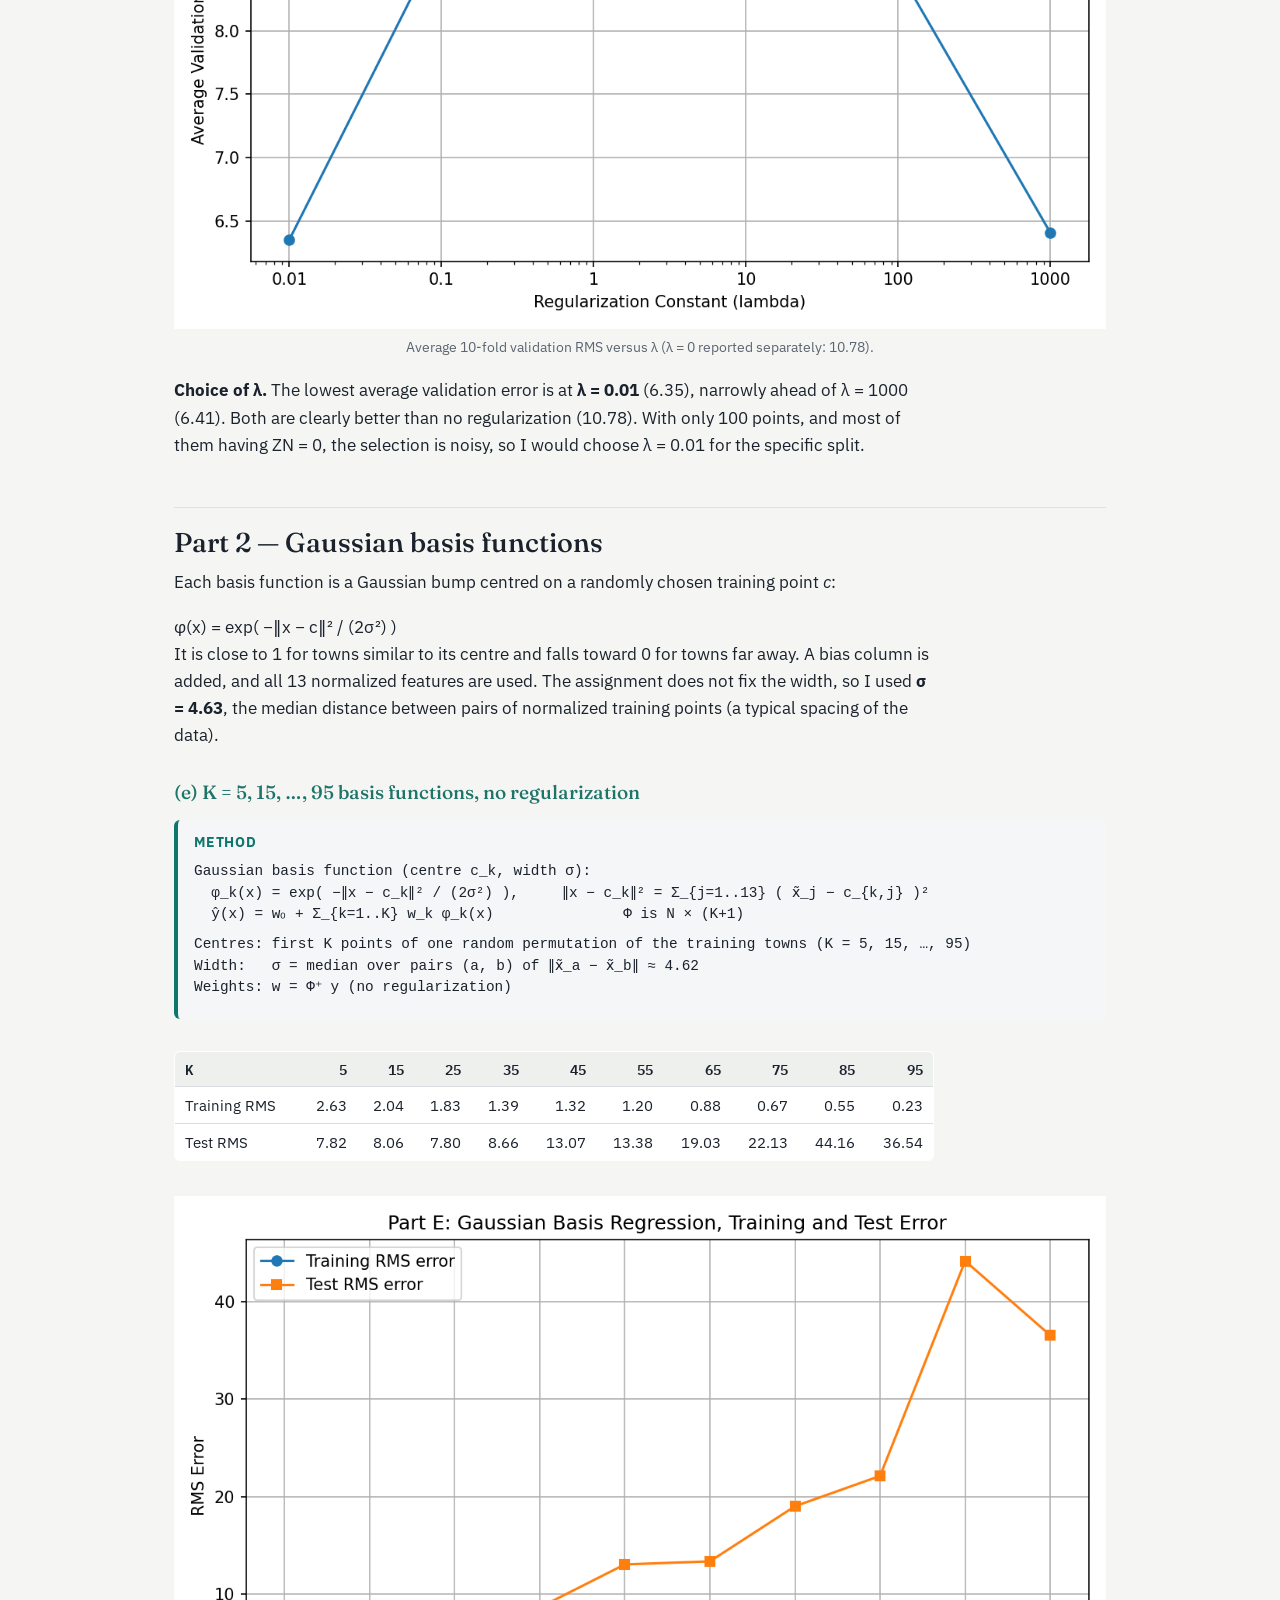
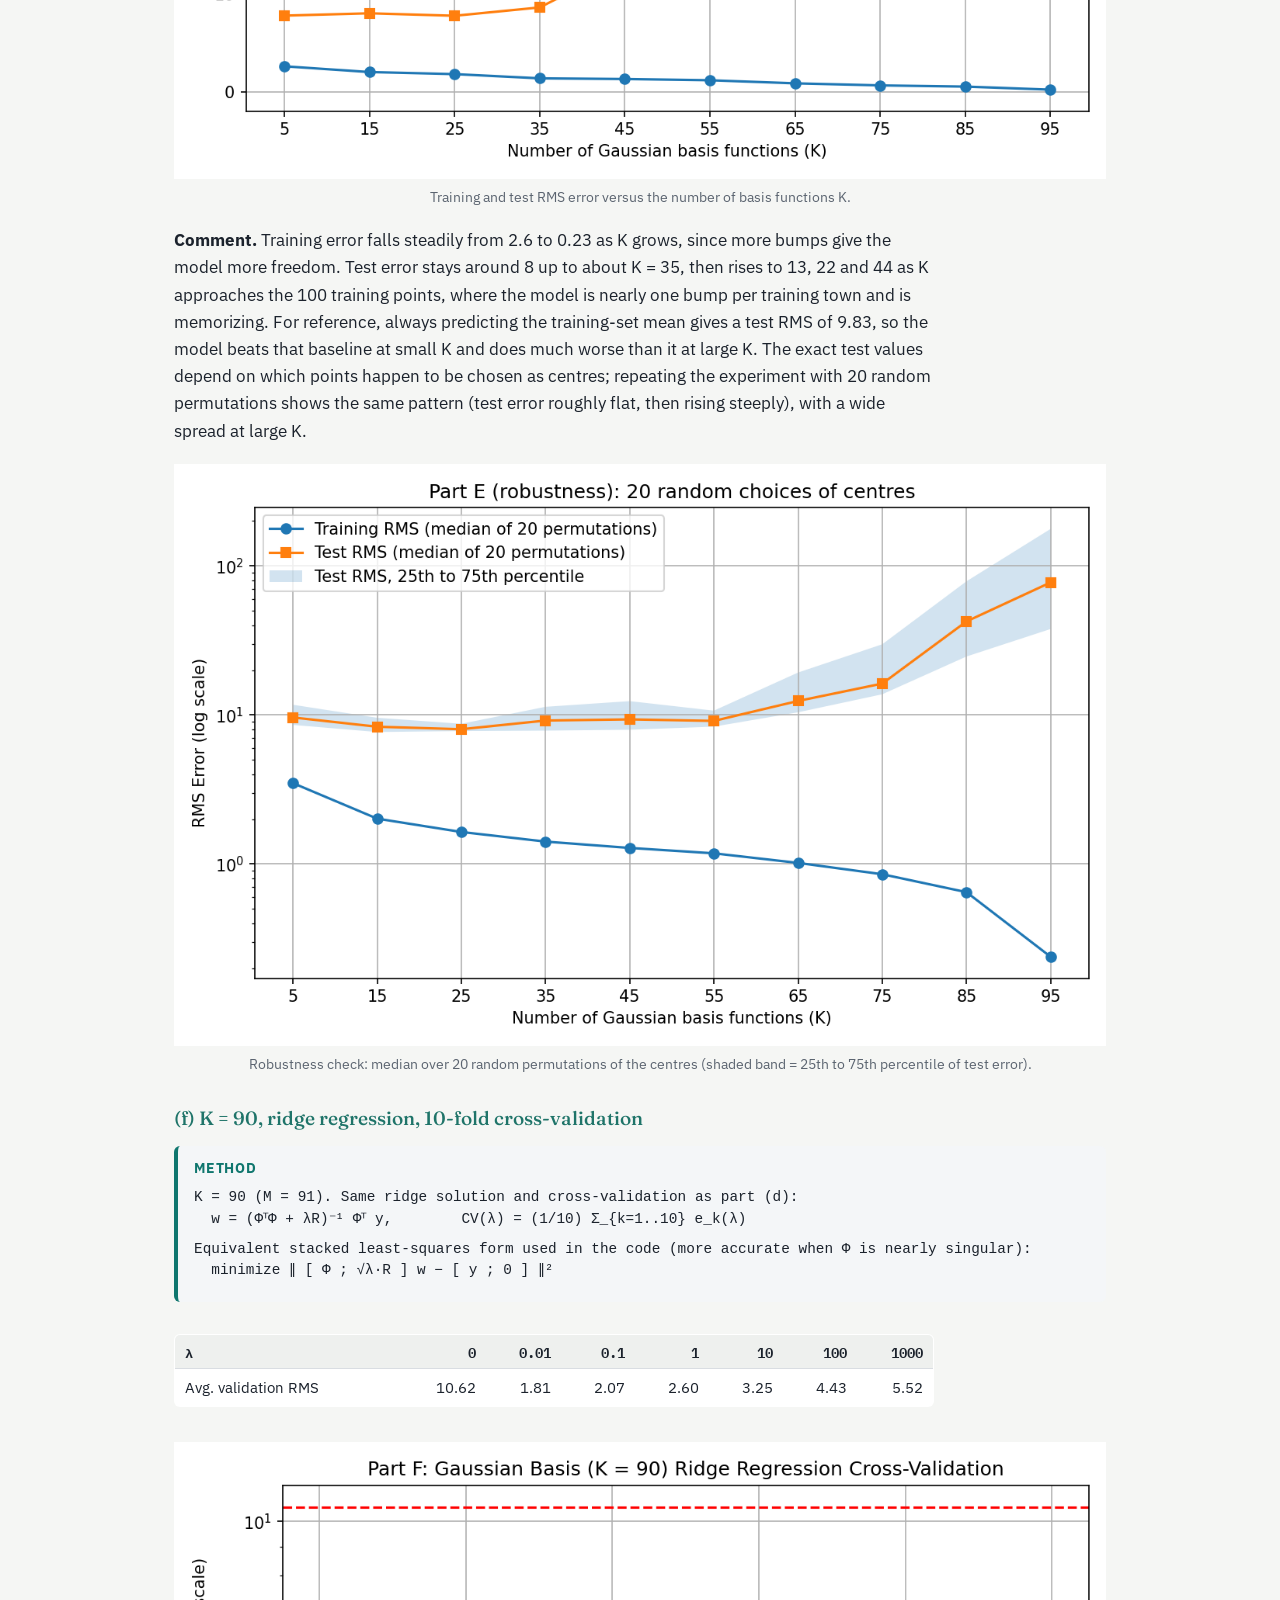
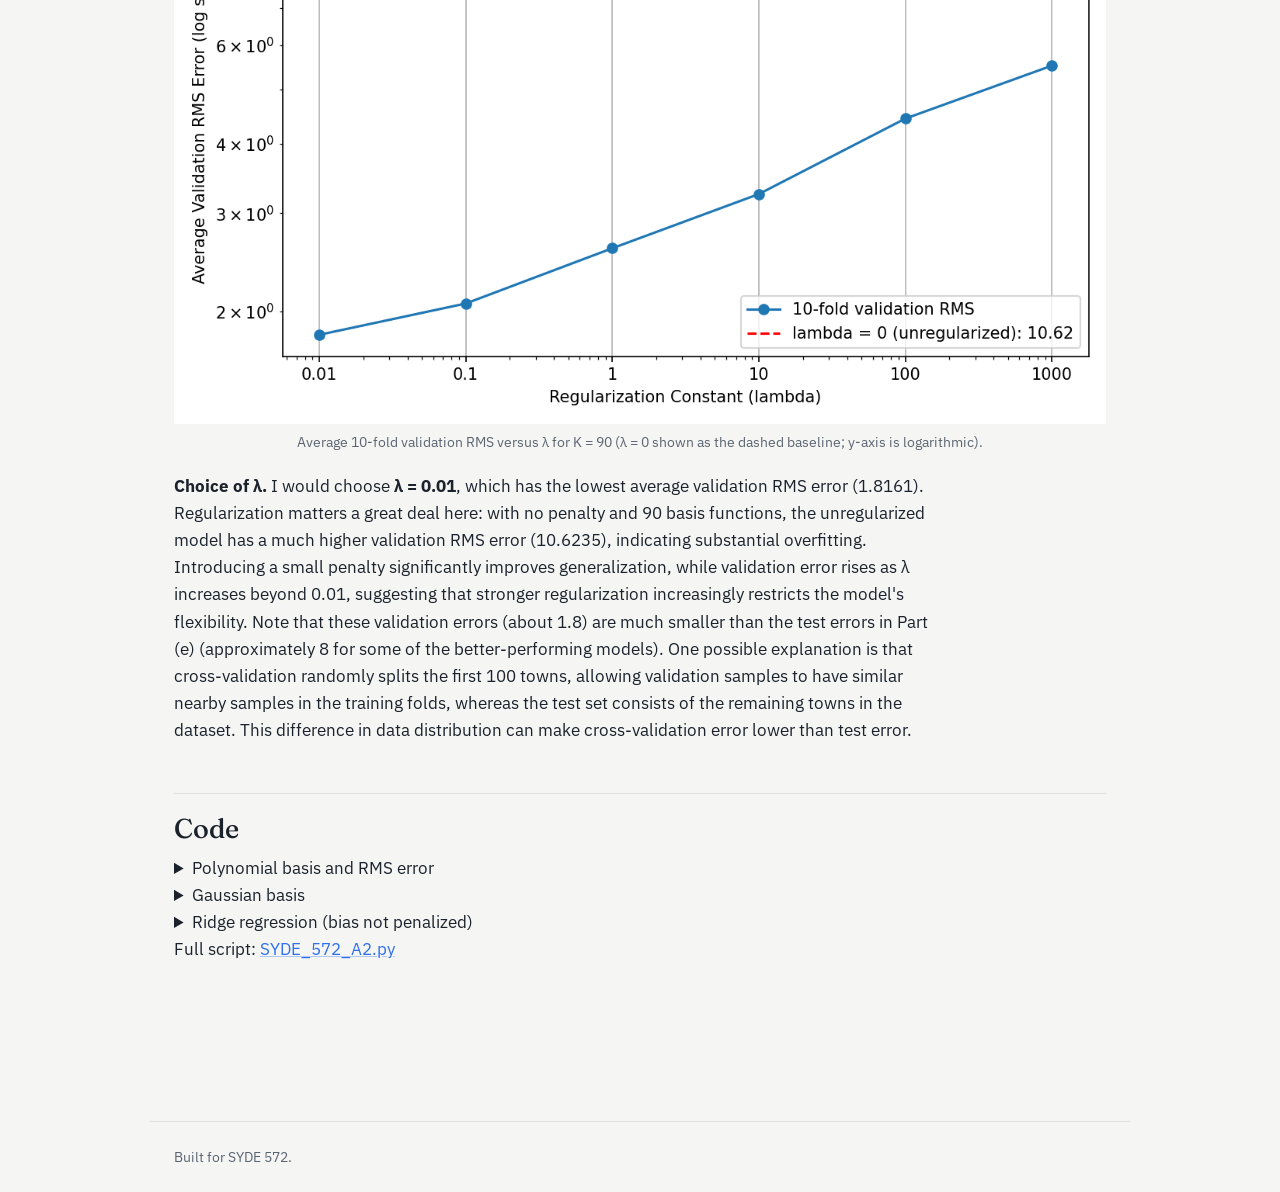
<file: 2/index.html>
<!DOCTYPE html>
<html lang="en">
<head>
<meta charset="UTF-8">
<meta name="viewport" content="width=device-width, initial-scale=1">
<title>Assignment 2 — SYDE 572</title>
<link rel="stylesheet" href="../style.css">
<style>
  /* Small additions for this page only. Safe to delete any block your
     main style.css already covers. */
  .a2-grid { display: grid; grid-template-columns: repeat(3, 1fr); gap: 16px; margin: 1.2rem 0; }
  .a2-grid figure { margin: 0; }
  .a2-grid img { width: 100%; height: auto; }
  @media (max-width: 720px) { .a2-grid { grid-template-columns: 1fr; } }
  .a2-fig { margin: 1.2rem 0; }
  .a2-fig img { max-width: 100%; height: auto; display: block; margin: 0 auto; }
  .a2-fig figcaption, .a2-grid figcaption { font-size: 0.9rem; color: #5b6470; margin-top: 6px; text-align: center; }
  table.a2-table { border-collapse: collapse; margin: 1rem 0; width: 100%; font-variant-numeric: tabular-nums; }
  table.a2-table th, table.a2-table td { padding: 6px 10px; border-bottom: 1px solid #d9dde2; text-align: right; }
  table.a2-table th:first-child, table.a2-table td:first-child { text-align: left; }
  table.a2-table tr.hl td { font-weight: 600; background: rgba(15, 118, 110, 0.10); }
  .a2-note { background: #f6f1e7; border-left: 4px solid #c58b1a; padding: 10px 14px; margin: 1rem 0; border-radius: 6px; }
  .a2-table-wrap { overflow-x: auto; }
  details.a2-code pre { overflow-x: auto; }
  .a2-method { background: #f4f6f8; border-left: 4px solid #0f766e; padding: 12px 16px; margin: 1rem 0; border-radius: 6px; }
  .a2-method h4 { margin: 0 0 6px; font-size: 0.85rem; text-transform: uppercase; letter-spacing: 0.06em; color: #0f766e; }
  .a2-method pre { margin: 8px 0; white-space: pre-wrap; overflow-x: auto; font-family: ui-monospace, Menlo, Consolas, monospace; font-size: 0.9rem; line-height: 1.5; }
  .a2-method p { margin: 6px 0; font-size: 0.95rem; }
</style>
</head>
<body>
  <div class="topbar">
    <div class="topbar-inner">
      <span class="brand">SYDE 572</span>
      <nav>
        <a href="../index.html">Home</a>
        <a href="#part1">Part 1</a>
        <a href="#part2">Part 2</a>
        <a href="#source">Source</a>
      </nav>
    </div>
  </div>

  <div class="wrap">
    <div class="hero">
      <div class="kicker">Assignment 2</div>
      <h1>Linear Basis Function Regression</h1>
      <p class="lede">Predicting Boston median house value with polynomial and Gaussian basis functions, regularization, and cross-validation.</p>
    </div>

    <h2>Setup</h2>
    <p>
      The data is the Boston Housing dataset (506 towns, 13 features, target = median house value in $1000s).
      As required, the <strong>first 100 rows are the training set</strong> and the remaining <strong>406 rows are the test set</strong>.
      Every feature is <strong>normalized</strong> using the training-set mean and standard deviation, and the test set is scaled with
      those same training values. CHAS is 0 for all 100 training rows, so its standard deviation is 0; I set it to 1 to avoid dividing
      by zero (that column simply stays 0). Models are scored with <strong>RMS error</strong>, and least-squares weights are computed
      with the pseudo-inverse.
    </p>
    <div class="a2-method">
      <h4>Method: shared steps</h4>
<pre>Normalization (feature j, training rows only):
  x̃ = (x − μ_j) / σ_j      (σ_j set to 1 if it is 0, e.g. CHAS)</pre>
<pre>RMS error over N points:
  RMS = sqrt( (1/N) · Σ_n ( y_n − ŷ_n )² )</pre>
<pre>Least squares for the model ŷ = Φw:
  E(w) = ‖y − Φw‖²
  ∇E = −2 Φᵀ(y − Φw) = 0   →   ΦᵀΦ w = Φᵀ y   →   w = (ΦᵀΦ)⁻¹ Φᵀ y = Φ⁺ y</pre>
      <p>Φ has one row per town and one column per basis function; Φ⁺ is the pseudo-inverse (<code>np.linalg.pinv</code>).</p>
    </div>
    <!-- ===================================================== PART 1 -->
    <h2 id="part1">Part 1 — Polynomial basis functions</h2>
    <p>
      Each feature <var>x</var> is expanded into <var>x, x², …, x<sup>d</sup></var> (plus one bias column), with no cross-terms between different features.
    </p>

    <h3>(a) Degrees 1 to 7, all 13 features, no regularization</h3>
    <div class="a2-method">
      <h4>Method</h4>
<pre>φ(x) = [ 1, x̃₁, x̃₁², …, x̃₁^d,  x̃₂, …, x̃₂^d,  …,  x̃₁₃, …, x̃₁₃^d ]     (no cross-terms)
ŷ(x) = wᵀφ(x) = w₀ + Σ_j Σ_{p=1..d} w_{j,p} · x̃_j^p        (M = 1 + 13d weights)
w = Φ⁺ y   (training rows only);   RMS computed on training and test rows separately</pre>
    </div>
    <div class="a2-table-wrap">
    <table class="a2-table">
      <thead>
        <tr><th>Degree</th><th>1</th><th>2</th><th>3</th><th>4</th><th>5</th><th>6</th><th>7</th></tr>
      </thead>
      <tbody>
        <tr><td>Training RMS</td><td>2.04</td><td>1.58</td><td>1.45</td><td>1.27</td><td>1.10</td><td>1.07</td><td>0.88</td></tr>
        <tr><td>Test RMS</td><td>36.4</td><td>1.10×10³</td><td>4.87×10⁴</td><td>9.82×10¹⁴</td><td>5.81×10¹⁴</td><td>1.14×10¹⁵</td><td>6.84×10¹⁵</td></tr>
      </tbody>
    </table>
    </div>
    <figure class="a2-fig">
      <img src="media/1a.png" alt="Training and test RMS error versus polynomial degree, log scale">
      <figcaption>Training and test RMS error versus polynomial degree (log y-axis).</figcaption>
    </figure>
    <p>
      <strong>Comment.</strong> Training error decreases steadily as the degree rises, because a more flexible model can bend toward the training points.
      Test error does the opposite and explodes, from about 36 at degree 1 to around 10<sup>15</sup> from degree 4 onward, which is overfitting.
      The effect is much more extreme than usual because the file is ordered by town: the first 100 towns have low crime (CRIM has a standard
      deviation of 0.39 in training), while test towns reach crime rates near 89. Raising such out-of-range normalized values to the 4th to 7th power
      gives enormous predictions, so the model is also extrapolating far outside what it saw in training.
    </p>

    <h3>(b) Degree 1 weights</h3>
    <div class="a2-method">
      <h4>Method</h4>
<pre>d = 1 (M = 14):   ŷ = w₀ + w₁x̃₁ + w₂x̃₂ + … + w₁₃x̃₁₃</pre>
<pre>Weight in original units:   w_j(original) = w_j / σ_j
  RM (6th feature):  4.1956 / 0.4884 ≈ 8.59  ($1000 per room)</pre>
    </div>
    <p>
      Weights from the degree-1 fit on normalized features (bias <var>w</var><sub>0</sub>, then features 1 to 13 in dataset order):
    </p>
    <div class="a2-table-wrap">
    <table class="a2-table">
      <thead><tr><th>Weight</th><th>Feature</th><th>Value</th></tr></thead>
      <tbody>
        <tr><td>w<sub>0</sub></td><td>bias</td><td>22.3090</td></tr>
        <tr><td>w<sub>1</sub></td><td>CRIM</td><td>−1.3380</td></tr>
        <tr><td>w<sub>2</sub></td><td>ZN</td><td>0.1230</td></tr>
        <tr><td>w<sub>3</sub></td><td>INDUS</td><td>−0.5311</td></tr>
        <tr><td>w<sub>4</sub></td><td>CHAS</td><td>0.0000</td></tr>
        <tr><td>w<sub>5</sub></td><td>NOX</td><td>1.0027</td></tr>
        <tr class="hl"><td>w<sub>6</sub></td><td>RM (6th feature)</td><td>4.1956</td></tr>
        <tr><td>w<sub>7</sub></td><td>AGE</td><td>−2.1663</td></tr>
        <tr class="hl"><td>w<sub>8</sub></td><td>DIS (8th feature)</td><td>0.0107</td></tr>
        <tr><td>w<sub>9</sub></td><td>RAD</td><td>−0.1938</td></tr>
        <tr><td>w<sub>10</sub></td><td>TAX</td><td>−0.3486</td></tr>
        <tr><td>w<sub>11</sub></td><td>PTRATIO</td><td>0.2613</td></tr>
        <tr><td>w<sub>12</sub></td><td>B</td><td>0.1811</td></tr>
        <tr><td>w<sub>13</sub></td><td>LSTAT</td><td>0.1488</td></tr>
      </tbody>
    </table>
    </div>
    <p>
      <strong>Comment.</strong> The weight on the 6th feature (average rooms per dwelling, RM) is <strong>4.20</strong>. It is large and positive,
      which is reasonable: homes with more rooms are more valuable, and in the original units this is about +$8,600 per additional room.
      The weight on the 8th feature (weighted distance to the five Boston employment centres, DIS) is only <strong>0.011</strong>, essentially zero.
      That is more surprising, since distance to jobs would normally be expected to matter. A plausible explanation is that DIS is strongly correlated with other features
      such as NOX and AGE, so the fit gives the credit to those instead, and with only 100 training points the individual weights of correlated features are not well determined.
      (CHAS has weight 0 because it is constant in the training set.)
    </p>

    <h3>(c) One feature (ZN), polynomial fits</h3>
    <div class="a2-method">
      <h4>Method</h4>
<pre>z = normalized ZN
φ(z) = [1, z, z², …, z^d]
ŷ(z) = w₀ + w₁z + w₂z² + … + w_d z^d          (d = 1, 3, 8)
Plotted curve: ŷ(z) evaluated at 300 evenly spaced z between the smallest and largest value</pre>
    </div>
    <p>Using only the 2nd feature (ZN), normalized, with polynomial degrees 1, 3 and 8.</p>
    <div class="a2-grid">
      <figure>
        <img src="media/1c_degree_1.png" alt="Degree 1 polynomial fit to ZN">
        <figcaption>Degree 1</figcaption>
      </figure>
      <figure>
        <img src="media/1c_degree_3.png" alt="Degree 3 polynomial fit to ZN">
        <figcaption>Degree 3</figcaption>
      </figure>
      <figure>
        <img src="media/1c_degree_8.png" alt="Degree 8 polynomial fit to ZN">
        <figcaption>Degree 8</figcaption>
      </figure>
    </div>
    <p>
      <strong>Comment.</strong> Degree 1 is nearly a flat line, and degree 3 is a gentle curve that follows the rough upward trend in the training data; both are smooth and stay close to the data.
      At degree 8 the curve fits the training points tightly but swings wildly between them, dipping below 0 near the left edge and peaking above 100 in a region with almost no training data (the test points there sit around 20 to 40).
      Many towns have ZN = 0 (63 of the 100 training points), so there is very little information to constrain a high-order curve: it is a clear case of overfitting.
    </p>

    <h3>(d) Ridge regression, degree 8 on ZN, 10-fold cross-validation</h3>
        <div class="a2-method">
      <h4>Method</h4>
<pre>Ridge objective (degree 8, M = 9, bias not penalized):
  E_ridge(w) = ‖y − Φw‖² + λ Σ_{k≥1} w_k²
  ∇E_ridge = 0   →   (ΦᵀΦ + λR) w = Φᵀ y   →   w = (ΦᵀΦ + λR)⁻¹ Φᵀ y
  R = diag(0, 1, 1, …, 1)</pre>
<pre>10-fold cross-validation:
  1. shuffle the 100 training indices, split into 10 folds of 10
  2. for each λ and fold k: fit w on the other 9 folds, e_k(λ) = RMS on fold k
  3. CV(λ) = (1/10) Σ_{k=1..10} e_k(λ)
  4. λ* = argmin CV(λ)</pre>
    </div>
    <div class="a2-table-wrap">
    <table class="a2-table">
      <thead><tr><th>λ</th><th>0</th><th>0.01</th><th>0.1</th><th>1</th><th>10</th><th>100</th><th>1000</th></tr></thead>
      <tbody>
        <tr><td>Avg. validation RMS</td><td>10.78</td><td>6.35</td><td>8.74</td><td>9.44</td><td>9.73</td><td>8.48</td><td>6.41</td></tr>
      </tbody>
    </table>
    </div>
    <figure class="a2-fig">
      <img src="media/1d.png" alt="Average validation RMS versus lambda, semilog x-axis">
      <figcaption>Average 10-fold validation RMS versus λ (λ = 0 reported separately: 10.78).</figcaption>
    </figure>
    <p>
      <strong>Choice of λ.</strong> The lowest average validation error is at <strong>λ = 0.01</strong> (6.35), narrowly ahead of λ = 1000 (6.41).
      Both are clearly better than no regularization (10.78). With only 100 points, and most of them having ZN = 0, the selection is noisy, so I would choose λ = 0.01 for the specific split.
    </p>

    <!-- ===================================================== PART 2 -->
    <h2 id="part2">Part 2 — Gaussian basis functions</h2>
    <p>
      Each basis function is a Gaussian bump centred on a randomly chosen training point <var>c</var>:
    </p>
    <div class="equation">φ(x) = exp( −‖x − c‖² / (2σ²) )</div>
    <p>
      It is close to 1 for towns similar to its centre and falls toward 0 for towns far away. A bias column is added, and all 13 normalized features are used.
      The assignment does not fix the width, so I used <strong>σ = 4.63</strong>, the median distance between pairs of normalized training points (a typical spacing of the data).
    </p>

    <h3>(e) K = 5, 15, …, 95 basis functions, no regularization</h3>
    <div class="a2-method">
      <h4>Method</h4>
<pre>Gaussian basis function (centre c_k, width σ):
  φ_k(x) = exp( −‖x − c_k‖² / (2σ²) ),     ‖x − c_k‖² = Σ_{j=1..13} ( x̃_j − c_{k,j} )²
  ŷ(x) = w₀ + Σ_{k=1..K} w_k φ_k(x)               Φ is N × (K+1)</pre>
<pre>Centres: first K points of one random permutation of the training towns (K = 5, 15, …, 95)
Width:   σ = median over pairs (a, b) of ‖x̃_a − x̃_b‖ ≈ 4.62
Weights: w = Φ⁺ y (no regularization)</pre>
    </div>
    <div class="a2-table-wrap">
    <table class="a2-table">
      <thead><tr><th>K</th><th>5</th><th>15</th><th>25</th><th>35</th><th>45</th><th>55</th><th>65</th><th>75</th><th>85</th><th>95</th></tr></thead>
      <tbody>
        <tr><td>Training RMS</td><td>2.63</td><td>2.04</td><td>1.83</td><td>1.39</td><td>1.32</td><td>1.20</td><td>0.88</td><td>0.67</td><td>0.55</td><td>0.23</td></tr>
        <tr><td>Test RMS</td><td>7.82</td><td>8.06</td><td>7.80</td><td>8.66</td><td>13.07</td><td>13.38</td><td>19.03</td><td>22.13</td><td>44.16</td><td>36.54</td></tr>
      </tbody>
    </table>
    </div>
    <figure class="a2-fig">
      <img src="media/2e.png" alt="Training and test RMS versus number of Gaussian basis functions">
      <figcaption>Training and test RMS error versus the number of basis functions K.</figcaption>
    </figure>
    <p>
      <strong>Comment.</strong> Training error falls steadily from 2.6 to 0.23 as K grows, since more bumps give the model more freedom.
      Test error stays around 8 up to about K = 35, then rises to 13, 22 and 44 as K approaches the 100 training points, where the model is nearly one bump per training town and is memorizing.
      For reference, always predicting the training-set mean gives a test RMS of 9.83, so the model beats that baseline at small K and does much worse than it at large K.
      The exact test values depend on which points happen to be chosen as centres; repeating the experiment with 20 random permutations shows the same pattern (test error roughly flat, then rising steeply),
      with a wide spread at large K.
    </p>
    <figure class="a2-fig">
      <img src="media/2e_robust.png" alt="Median training and test RMS over 20 random choices of centres, log scale">
      <figcaption>Robustness check: median over 20 random permutations of the centres (shaded band = 25th to 75th percentile of test error).</figcaption>
    </figure>

    <h3>(f) K = 90, ridge regression, 10-fold cross-validation</h3>
    <div class="a2-method">
      <h4>Method</h4>
<pre>K = 90 (M = 91). Same ridge solution and cross-validation as part (d):
  w = (ΦᵀΦ + λR)⁻¹ Φᵀ y,        CV(λ) = (1/10) Σ_{k=1..10} e_k(λ)</pre>
<pre>Equivalent stacked least-squares form used in the code (more accurate when Φ is nearly singular):
  minimize ‖ [ Φ ; √λ·R ] w − [ y ; 0 ] ‖²</pre>
    </div>  
    <div class="a2-table-wrap">
    <table class="a2-table">
      <thead><tr><th>λ</th><th>0</th><th>0.01</th><th>0.1</th><th>1</th><th>10</th><th>100</th><th>1000</th></tr></thead>
      <tbody>
        <tr><td>Avg. validation RMS</td><td>10.62</td><td>1.81</td><td>2.07</td><td>2.60</td><td>3.25</td><td>4.43</td><td>5.52</td></tr>
      </tbody>
    </table>
    </div>
    <figure class="a2-fig">
      <img src="media/2f_final.png" alt="Average validation RMS versus lambda for Gaussian basis, semilog x-axis, log y-axis">
      <figcaption>Average 10-fold validation RMS versus λ for K = 90 (λ = 0 shown as the dashed baseline; y-axis is logarithmic).</figcaption>
    </figure>
    <p>
      <strong>Choice of λ.</strong> I would choose <strong>λ = 0.01</strong>, which has the lowest average validation RMS error (1.8161). Regularization matters a great deal here: with no penalty and 90 basis functions, the unregularized model has a much higher validation RMS error (10.6235), indicating substantial overfitting. Introducing a small penalty significantly improves generalization, while validation error rises as λ increases beyond 0.01, suggesting that stronger regularization increasingly restricts the model's flexibility. Note that these validation errors (about 1.8) are much smaller than the test errors in Part (e) (approximately 8 for some of the better-performing models). One possible explanation is that cross-validation randomly splits the first 100 towns, allowing validation samples to have similar nearby samples in the training folds, whereas the test set consists of the remaining towns in the dataset. This difference in data distribution can make cross-validation error lower than test error.
    </p>

    <!-- ===================================================== CODE -->
    <h2 id="source">Code</h2>
    <details class="a2-code">
      <summary>Polynomial basis and RMS error</summary>
<pre><code>def polynomial_basis(X, degree):
    n_samples, n_features = X.shape
    columns = [np.ones(n_samples)]          # bias term
    for j in range(n_features):
        for power in range(1, degree + 1):
            columns.append(X[:, j] ** power)
    return np.column_stack(columns)

def rms_error(y_true, y_pred):
    return np.sqrt(np.mean((y_true - y_pred) ** 2))

# least-squares weights via the pseudo-inverse
weights = np.linalg.pinv(Phi_train) @ y_train</code></pre>
    </details>
    <details class="a2-code">
      <summary>Gaussian basis</summary>
<pre><code>def gaussian_basis(Z, centers, sigma):
    sq_dist = ((Z[:, None, :] - centers[None, :, :]) ** 2).sum(axis=2)
    return np.column_stack([np.ones(len(Z)), np.exp(-sq_dist / (2 * sigma ** 2))])</code></pre>
    </details>
    <details class="a2-code">
      <summary>Ridge regression (bias not penalized)</summary>
<pre><code>def ridge_fit(Phi, t, lam):
    n_cols = Phi.shape[1]
    R = np.eye(n_cols)
    R[0, 0] = 0                              # do not penalize the bias
    A = np.vstack([Phi, np.sqrt(lam) * R])
    b = np.concatenate([t, np.zeros(n_cols)])
    return np.linalg.lstsq(A, b, rcond=None)[0]</code></pre>
    </details>

    <p>Full script: <a href="SYDE_572_A2.py">SYDE_572_A2.py</a></p>
  </div>

  <footer>Built for SYDE 572.</footer>
</body>
</html>
</file>
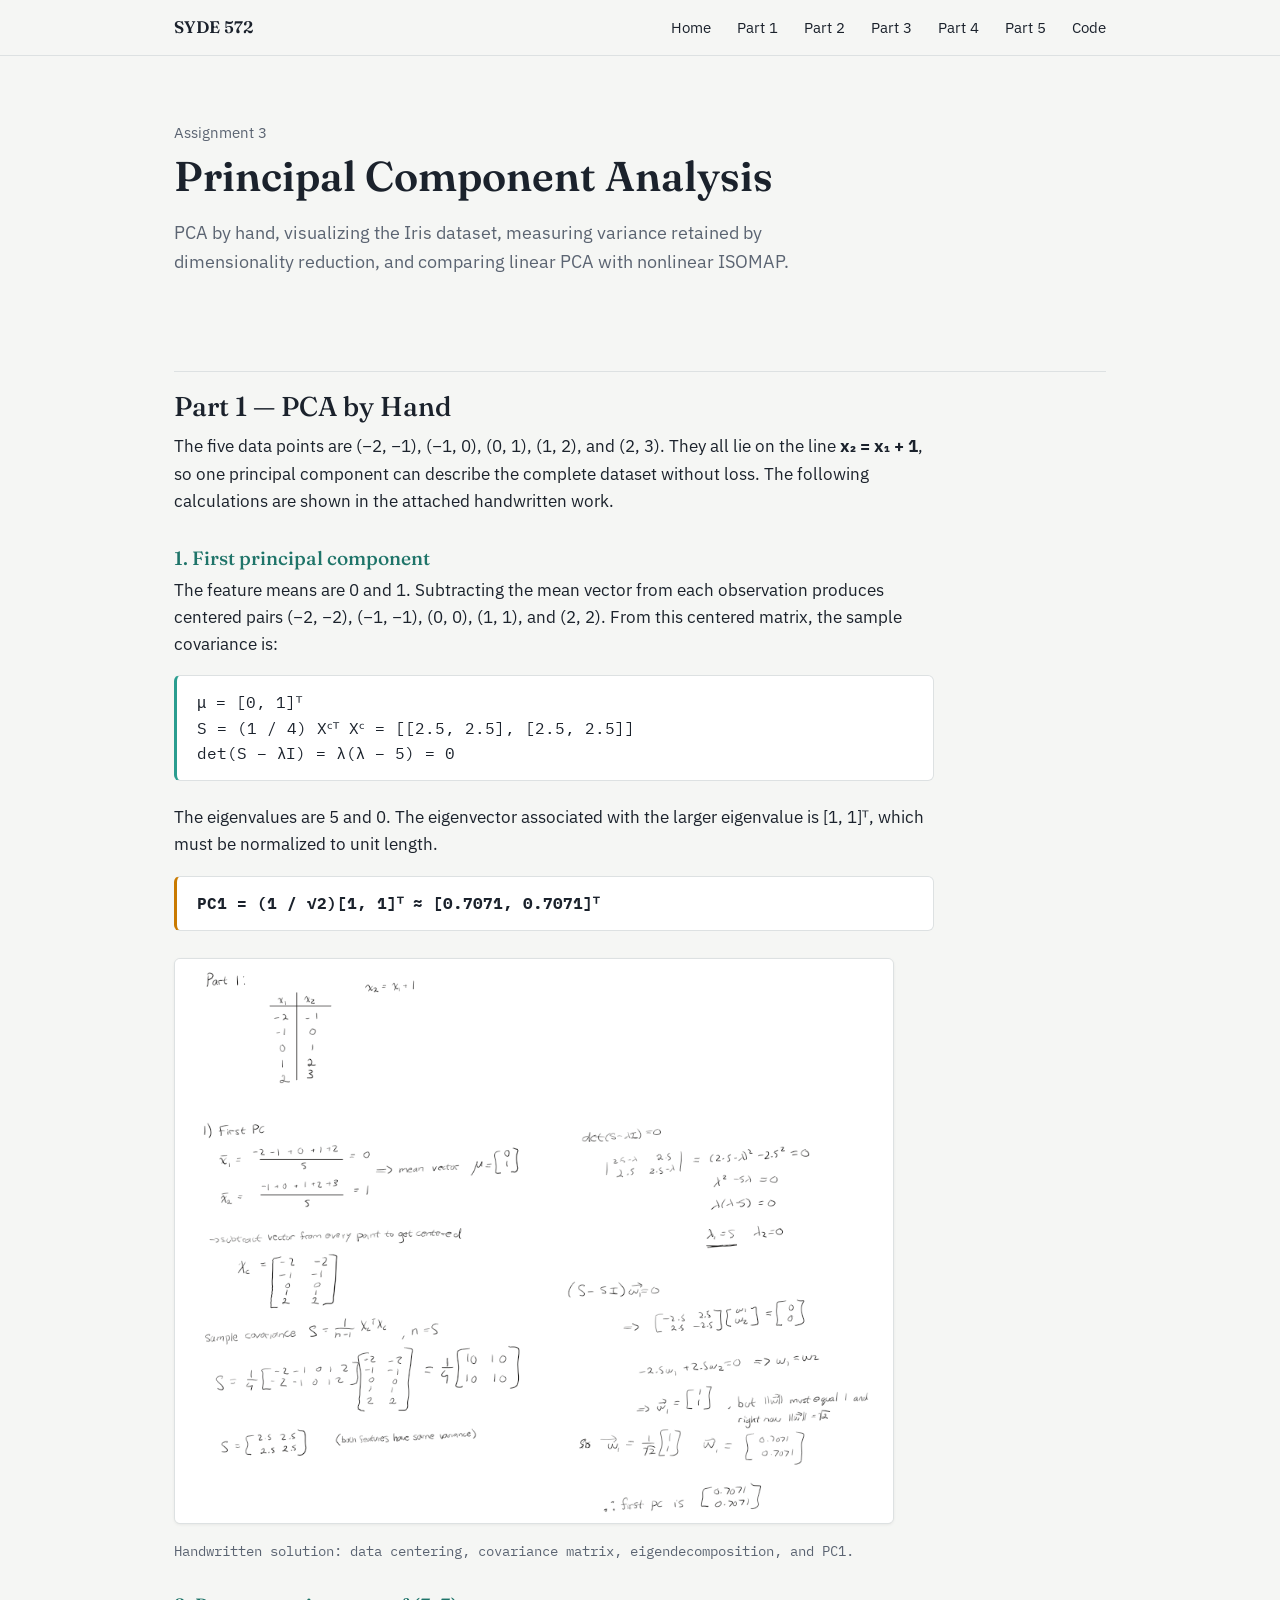
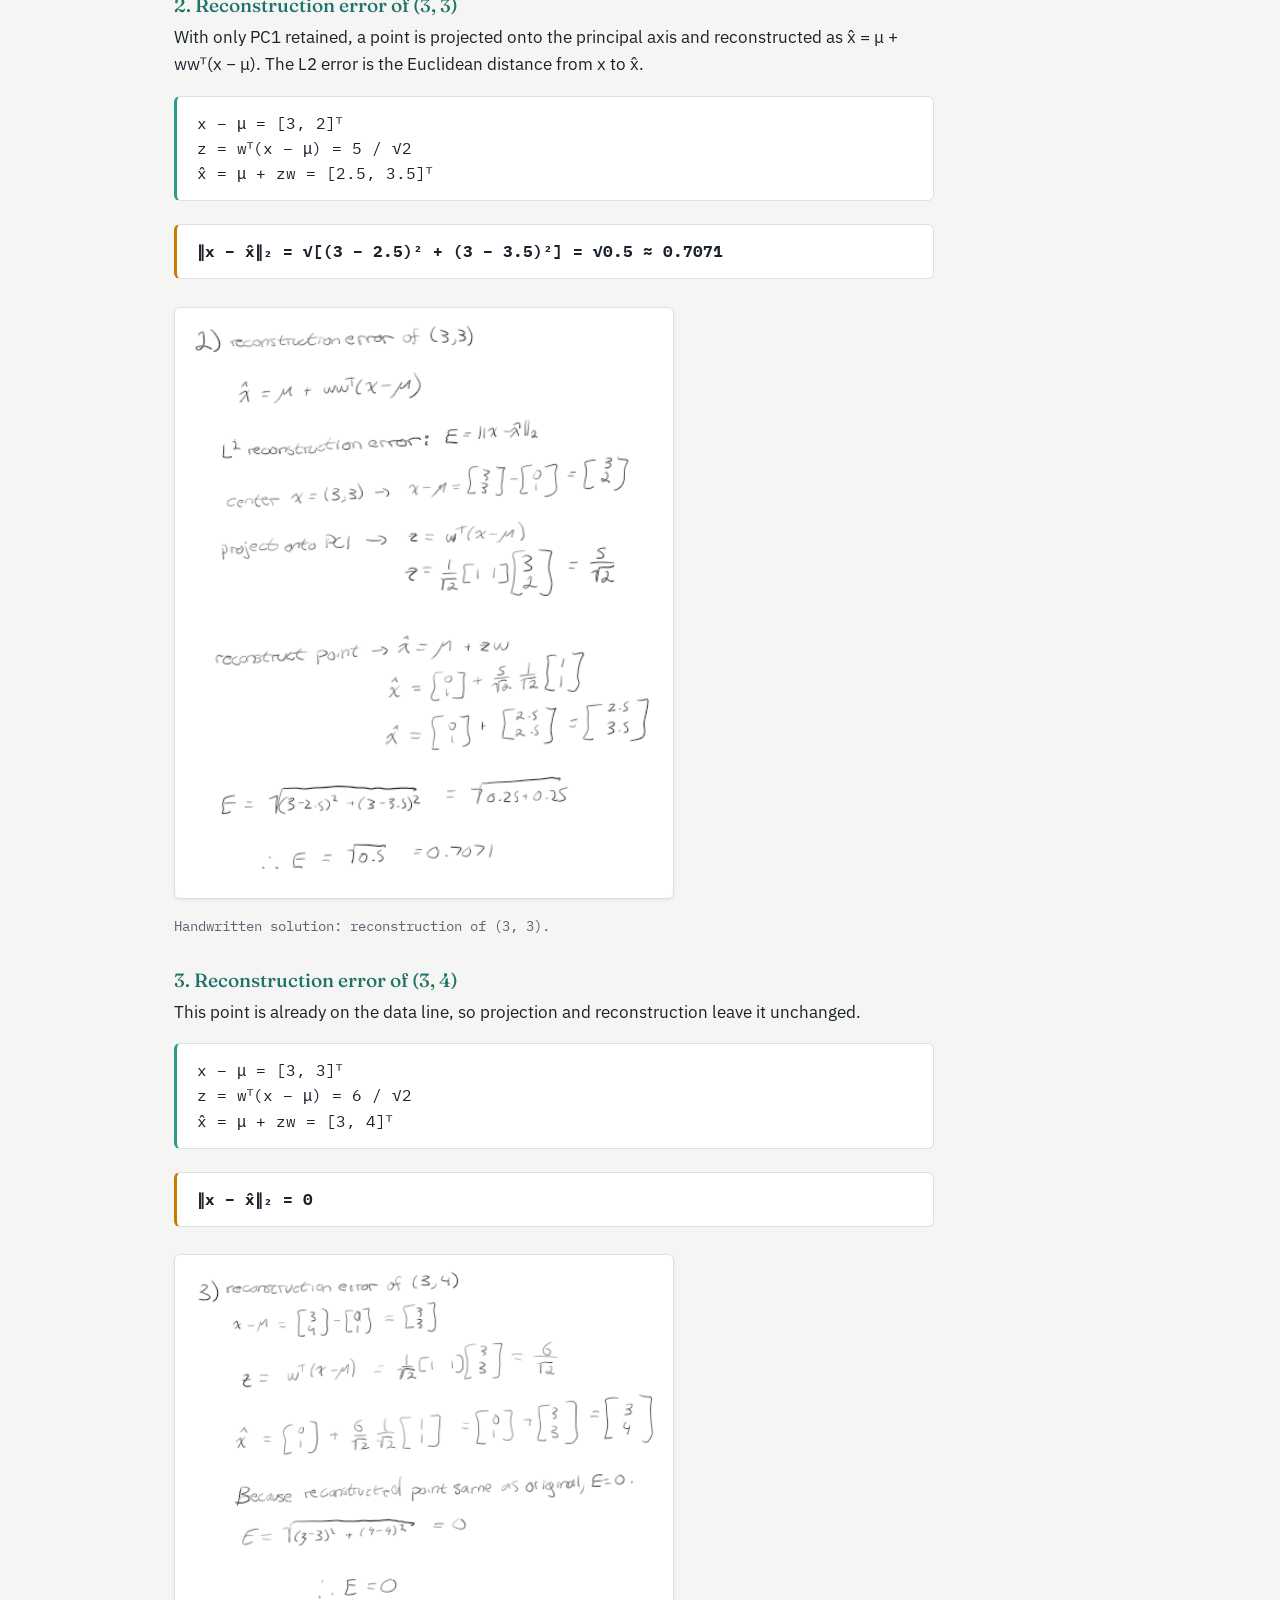
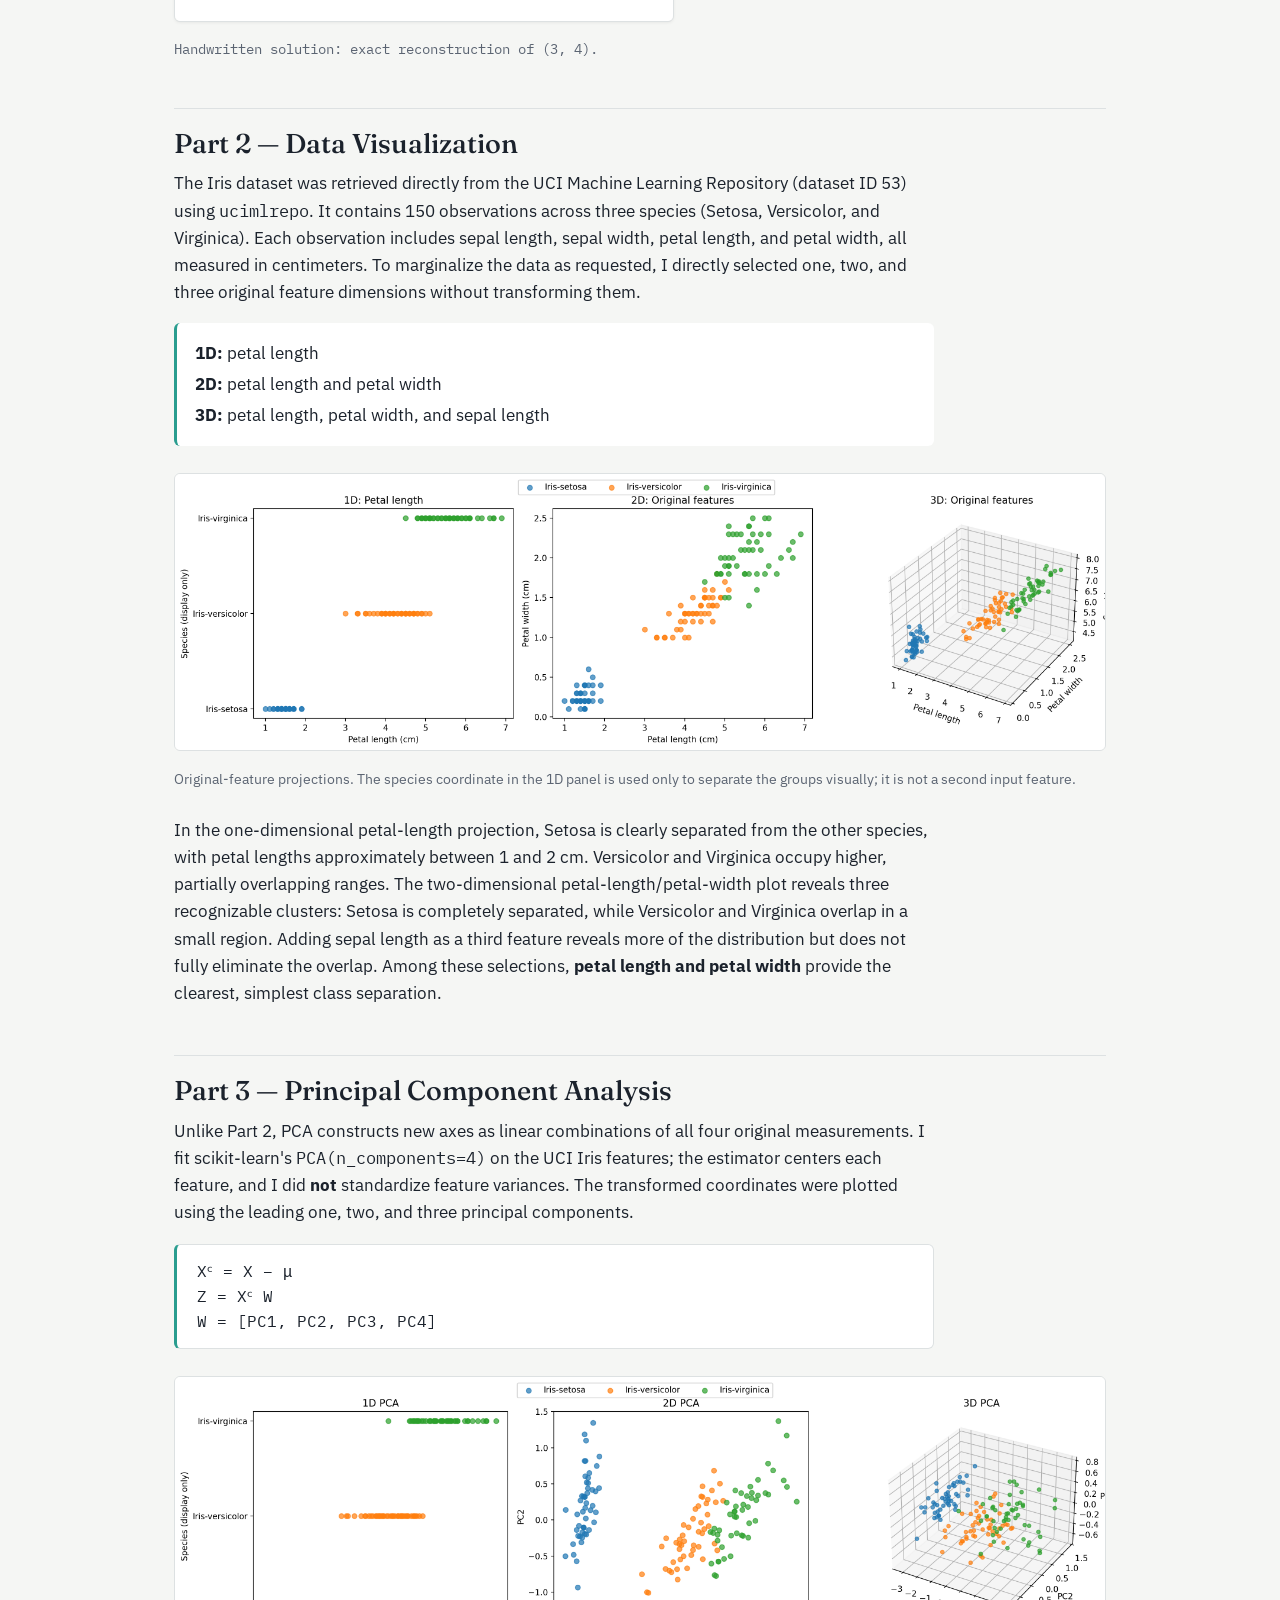
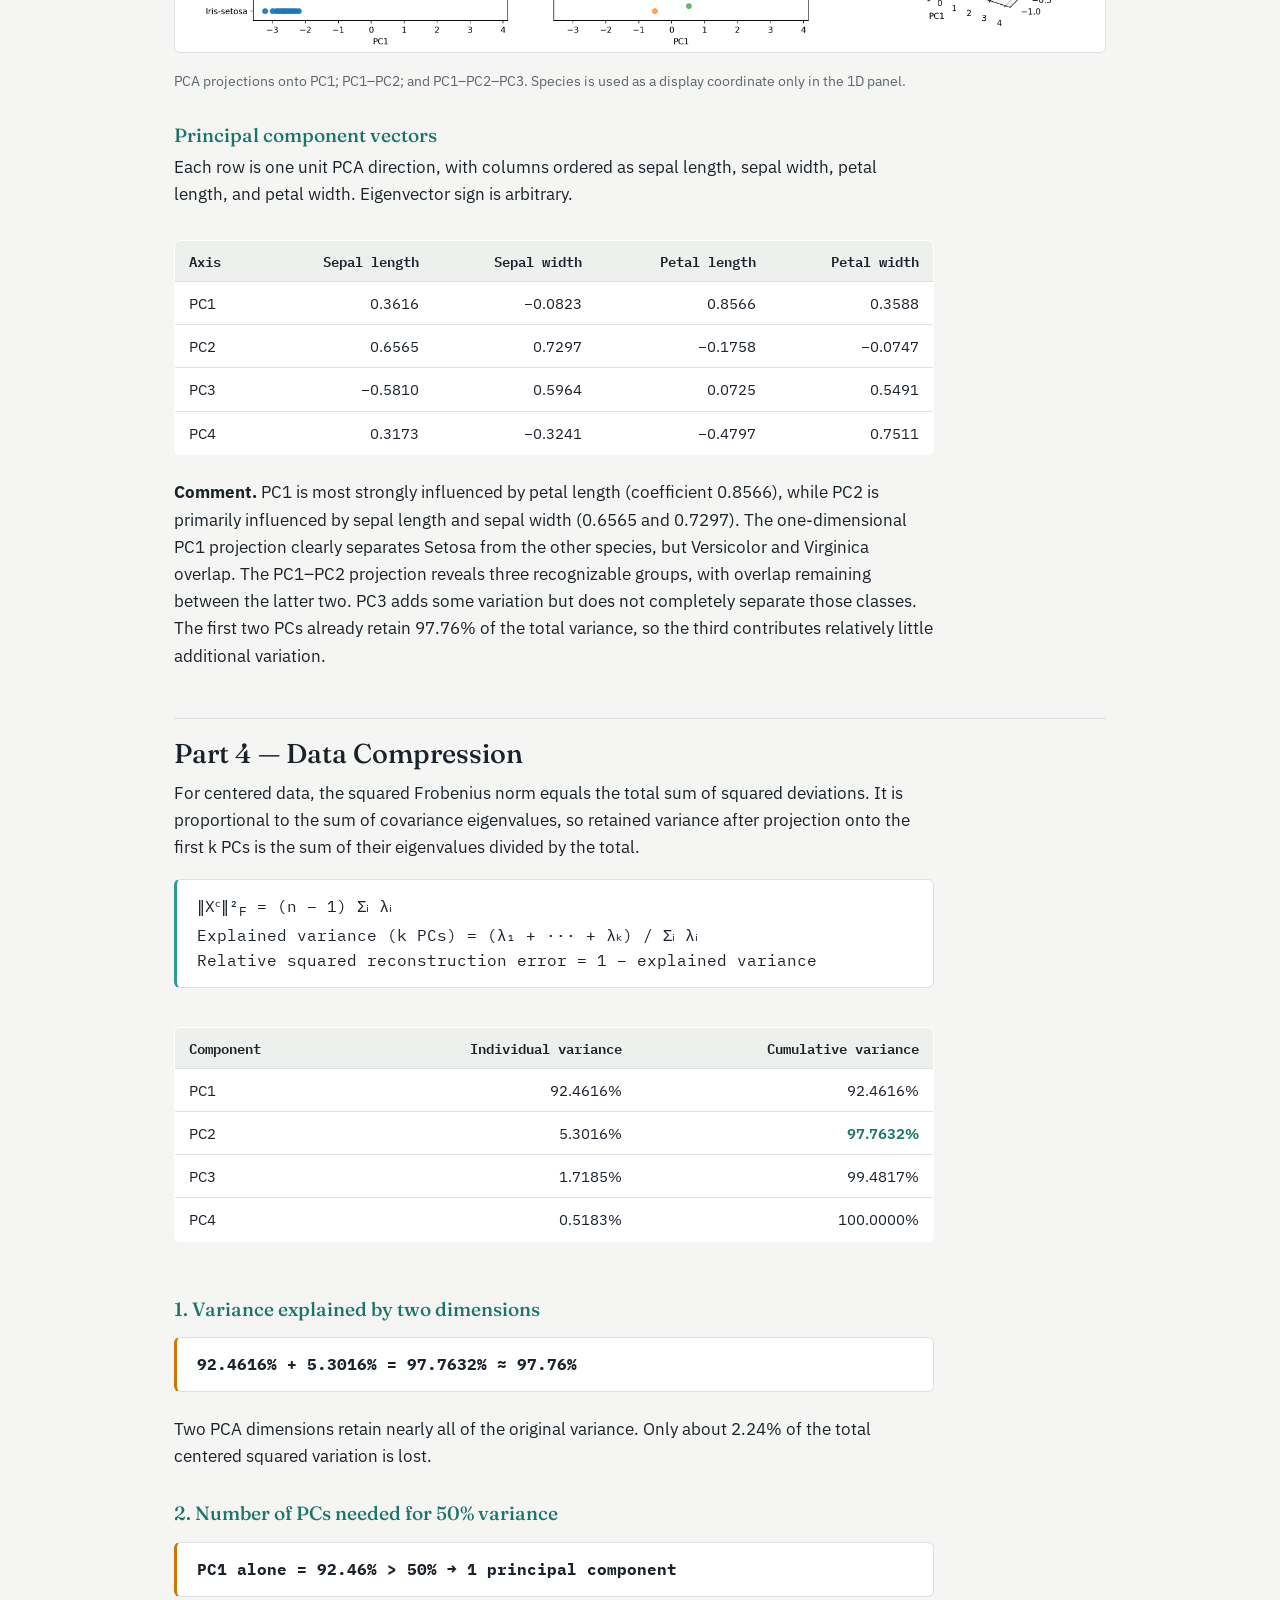
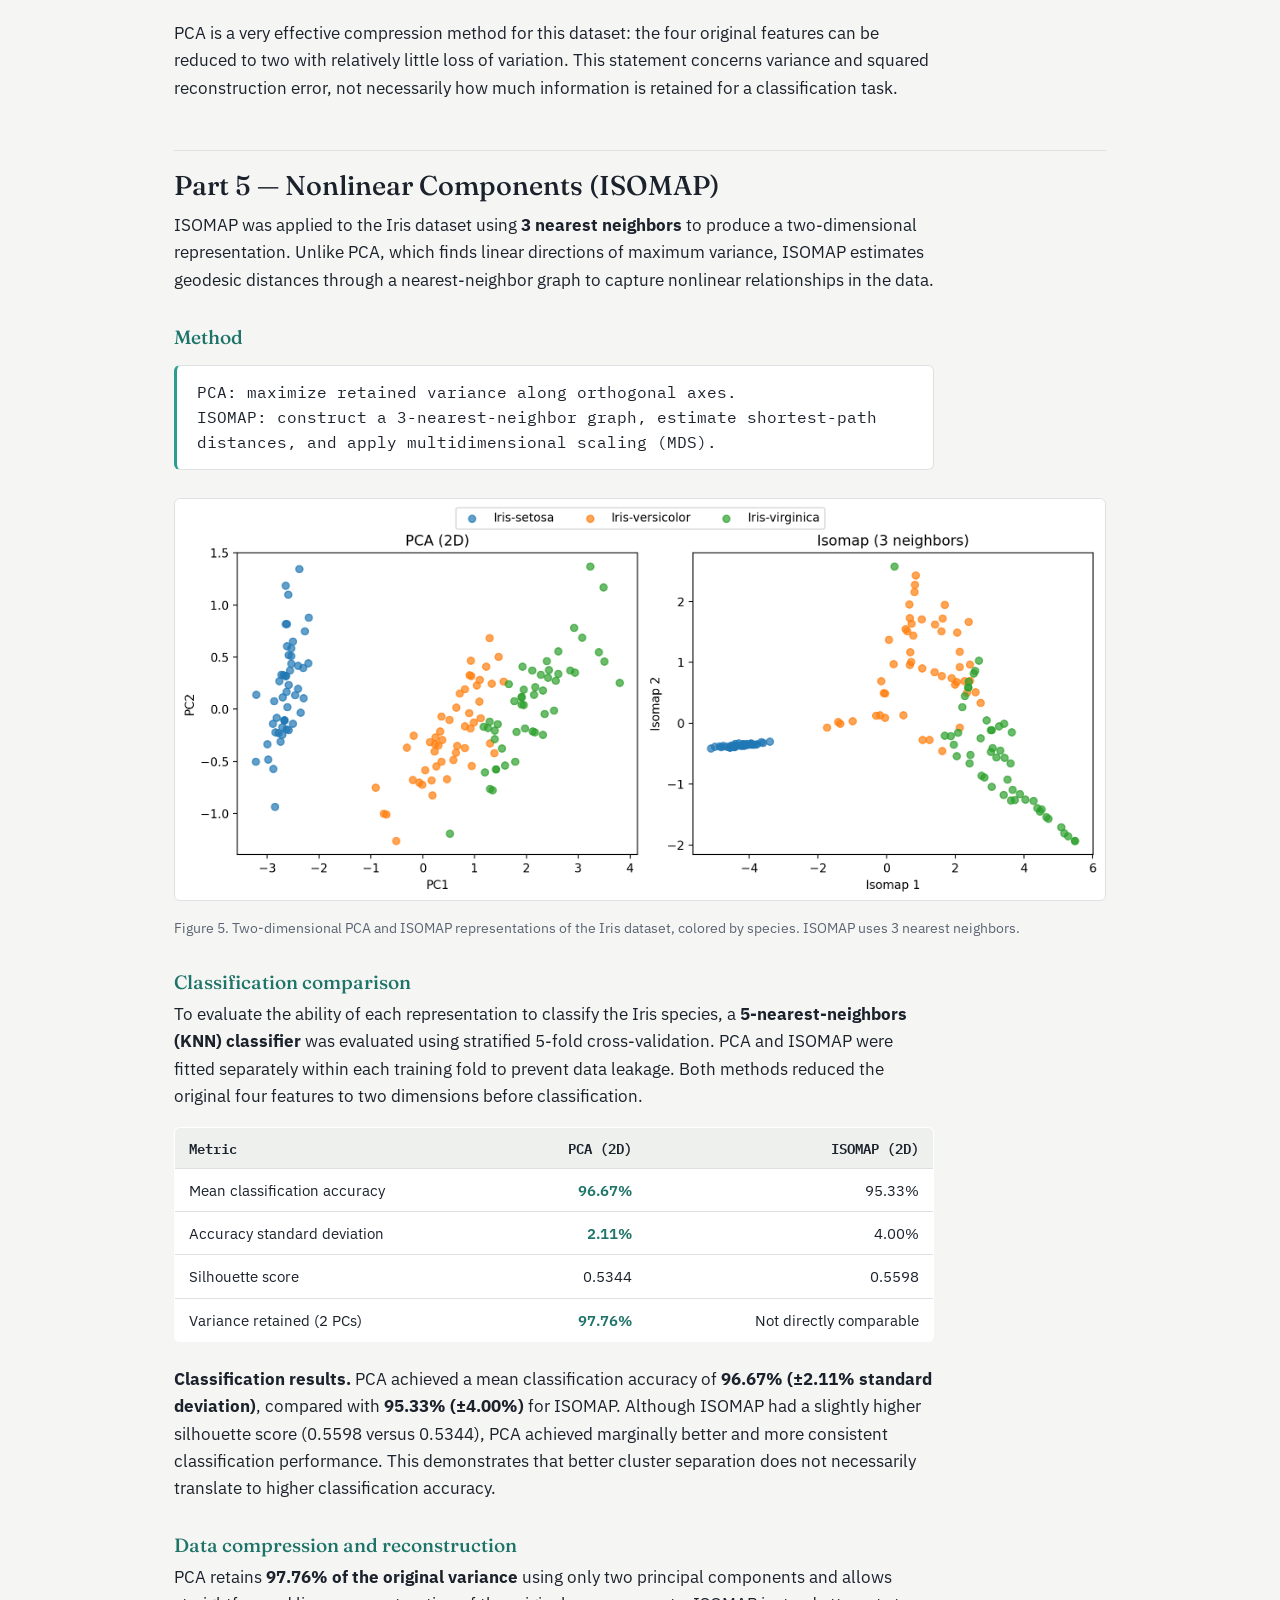
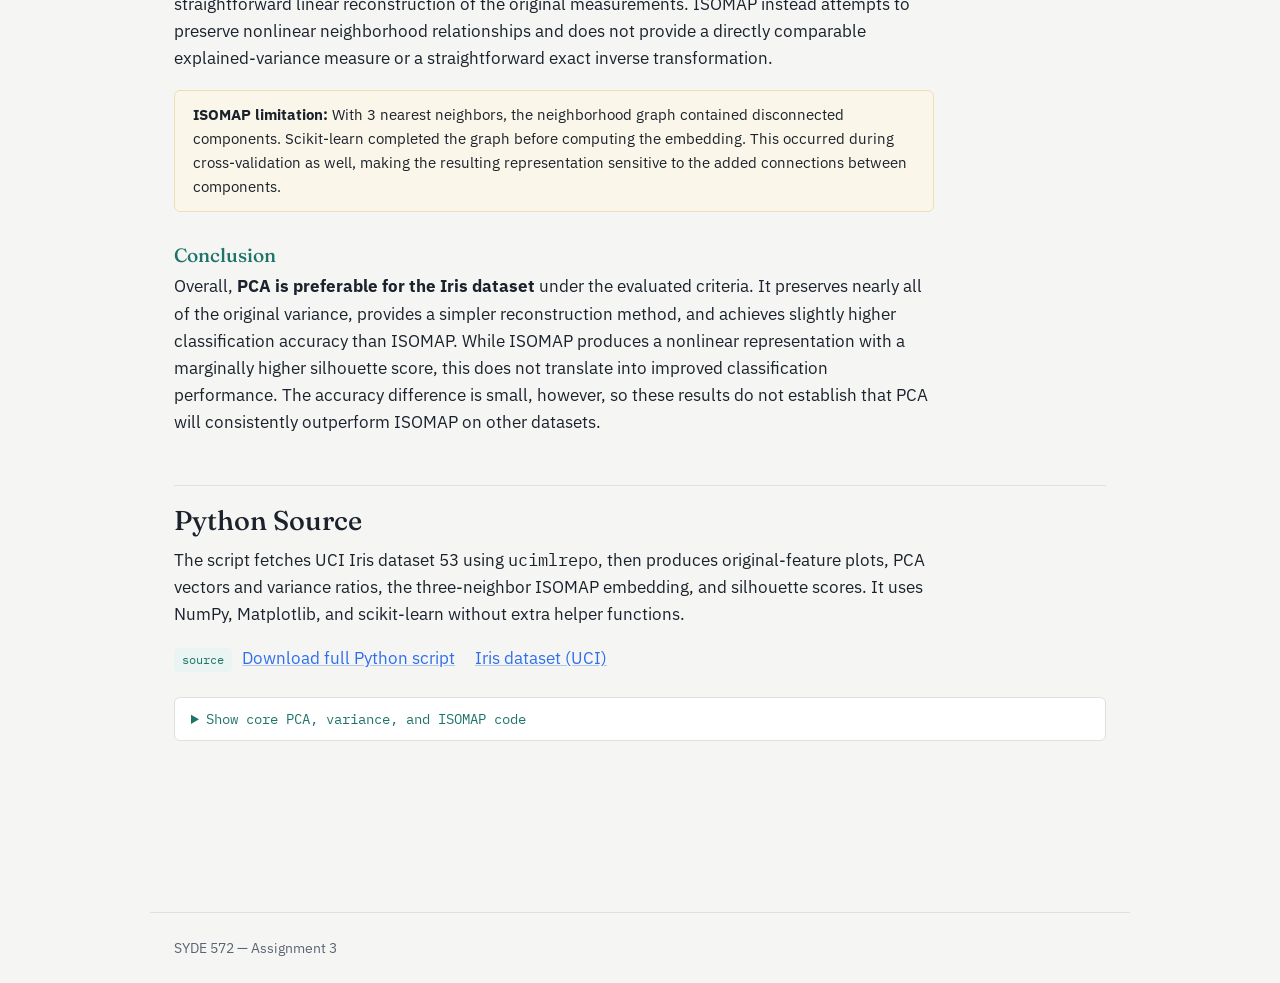
<file: 3/index.html>
<!DOCTYPE html>
<html lang="en">
<head>
  <meta charset="UTF-8">
  <meta name="viewport" content="width=device-width, initial-scale=1">
  <title>Assignment 3 — SYDE 572</title>
  <link rel="stylesheet" href="../style.css">
  <style>
    .a3-table-wrap { overflow-x: auto; max-width: var(--content-w); }
    .a3-steps { background: var(--surface); border-left: 3px solid var(--teal); padding: 12px 18px; max-width: var(--content-w); border-radius: var(--radius); margin: 1rem 0; }
    .a3-steps p { margin: .25em 0; }
    .a3-scan-compact { max-width: 500px; }
    .a3-scan-compact img { max-width: 100%; }
    .a3-code { max-width: 960px; }
    .a3-code pre { white-space: pre; }
    .a3-links { margin: 1rem 0 1.5rem; }
    .a3-links a { margin-right: 16px; }
    @media (max-width: 680px) { .topbar-inner { flex-wrap: wrap; gap: 8px; } .topbar nav { display: flex; flex-wrap: wrap; gap: 12px; } .topbar a { margin-left: 0; } }
  </style>
</head>
<body>
  <div class="topbar">
    <div class="topbar-inner">
      <span class="brand">SYDE 572</span>
      <nav>
        <a href="../index.html">Home</a>
        <a href="#part1">Part 1</a>
        <a href="#part2">Part 2</a>
        <a href="#part3">Part 3</a>
        <a href="#part4">Part 4</a>
        <a href="#part5">Part 5</a>
        <a href="#source">Code</a>
      </nav>
    </div>
  </div>

  <main class="wrap">
    <div class="hero">
      <div class="kicker">Assignment 3</div>
      <h1>Principal Component Analysis</h1>
      <p class="lede">PCA by hand, visualizing the Iris dataset, measuring variance retained by dimensionality reduction, and comparing linear PCA with nonlinear ISOMAP.</p>
    </div>

    <h2 id="part1">Part 1 — PCA by Hand</h2>
    <p>The five data points are (−2, −1), (−1, 0), (0, 1), (1, 2), and (2, 3). They all lie on the line <strong>x₂ = x₁ + 1</strong>, so one principal component can describe the complete dataset without loss. The following calculations are shown in the attached handwritten work.</p>

    <h3>1. First principal component</h3>
    <p>The feature means are 0 and 1. Subtracting the mean vector from each observation produces centered pairs (−2, −2), (−1, −1), (0, 0), (1, 1), and (2, 2). From this centered matrix, the sample covariance is:</p>
    <div class="eq">μ = [0, 1]ᵀ<br>S = (1 / 4) Xᶜᵀ Xᶜ = [[2.5, 2.5], [2.5, 2.5]]<br>det(S − λI) = λ(λ − 5) = 0</div>
    <p>The eigenvalues are 5 and 0. The eigenvector associated with the larger eigenvalue is [1, 1]ᵀ, which must be normalized to unit length.</p>
    <div class="eq result"><strong>PC1 = (1 / √2)[1, 1]ᵀ ≈ [0.7071, 0.7071]ᵀ</strong></div>
    <figure class="scan">
      <img src="./media/part1_pc.png" alt="Handwritten solution computing mean centering, covariance, eigenvalues and the first principal component" loading="lazy">
      <figcaption class="cap">Handwritten solution: data centering, covariance matrix, eigendecomposition, and PC1.</figcaption>
    </figure>

    <h3>2. Reconstruction error of (3, 3)</h3>
    <p>With only PC1 retained, a point is projected onto the principal axis and reconstructed as x̂ = μ + wwᵀ(x − μ). The L2 error is the Euclidean distance from x to x̂.</p>
    <div class="eq">x − μ = [3, 2]ᵀ<br>z = wᵀ(x − μ) = 5 / √2<br>x̂ = μ + zw = [2.5, 3.5]ᵀ</div>
    <div class="eq result"><strong>‖x − x̂‖₂ = √[(3 − 2.5)² + (3 − 3.5)²] = √0.5 ≈ 0.7071</strong></div>
    <figure class="scan a3-scan-compact">
      <img src="./media/part1_reconstruction_33.png" alt="Handwritten PCA reconstruction error calculation for the point (3,3)" loading="lazy">
      <figcaption class="cap">Handwritten solution: reconstruction of (3, 3).</figcaption>
    </figure>

    <h3>3. Reconstruction error of (3, 4)</h3>
    <p>This point is already on the data line, so projection and reconstruction leave it unchanged.</p>
    <div class="eq">x − μ = [3, 3]ᵀ<br>z = wᵀ(x − μ) = 6 / √2<br>x̂ = μ + zw = [3, 4]ᵀ</div>
    <div class="eq result"><strong>‖x − x̂‖₂ = 0</strong></div>
    <figure class="scan a3-scan-compact">
      <img src="./media/part1_reconstruction_34.png" alt="Handwritten PCA reconstruction error calculation for the point (3,4)" loading="lazy">
      <figcaption class="cap">Handwritten solution: exact reconstruction of (3, 4).</figcaption>
    </figure>

    <h2 id="part2">Part 2 — Data Visualization</h2>
    <p>The Iris dataset was retrieved directly from the UCI Machine Learning Repository (dataset ID 53) using <code>ucimlrepo</code>. It contains 150 observations across three species (Setosa, Versicolor, and Virginica). Each observation includes sepal length, sepal width, petal length, and petal width, all measured in centimeters. To marginalize the data as requested, I directly selected one, two, and three original feature dimensions without transforming them.</p>
    <div class="a3-steps">
      <p><strong>1D:</strong> petal length</p>
      <p><strong>2D:</strong> petal length and petal width</p>
      <p><strong>3D:</strong> petal length, petal width, and sepal length</p>
    </div>
    <div class="plot">
      <img src="./media/part2_features.png" alt="Iris visualizations with one, two, and three original features" loading="lazy">
      <div class="cap">Original-feature projections. The species coordinate in the 1D panel is used only to separate the groups visually; it is not a second input feature.</div>
    </div>
    <p>In the one-dimensional petal-length projection, Setosa is clearly separated from the other species, with petal lengths approximately between 1 and 2 cm. Versicolor and Virginica occupy higher, partially overlapping ranges. The two-dimensional petal-length/petal-width plot reveals three recognizable clusters: Setosa is completely separated, while Versicolor and Virginica overlap in a small region. Adding sepal length as a third feature reveals more of the distribution but does not fully eliminate the overlap. Among these selections, <strong>petal length and petal width</strong> provide the clearest, simplest class separation.</p>

    <h2 id="part3">Part 3 — Principal Component Analysis</h2>
    <p>Unlike Part 2, PCA constructs new axes as linear combinations of all four original measurements. I fit scikit-learn's <code>PCA(n_components=4)</code> on the UCI Iris features; the estimator centers each feature, and I did <strong>not</strong> standardize feature variances. The transformed coordinates were plotted using the leading one, two, and three principal components.</p>
    <div class="eq">Xᶜ = X − μ<br>Z = Xᶜ W<br>W = [PC1, PC2, PC3, PC4]</div>
    <div class="plot">
      <img src="./media/part3_pca.png" alt="Iris dataset projected onto the first principal component, first two principal components, and first three principal components" loading="lazy">
      <div class="cap">PCA projections onto PC1; PC1–PC2; and PC1–PC2–PC3. Species is used as a display coordinate only in the 1D panel.</div>
    </div>
    <h3>Principal component vectors</h3>
    <p>Each row is one unit PCA direction, with columns ordered as sepal length, sepal width, petal length, and petal width. Eigenvector sign is arbitrary.</p>
    <div class="a3-table-wrap"><table>
      <thead><tr><th>Axis</th><th>Sepal length</th><th>Sepal width</th><th>Petal length</th><th>Petal width</th></tr></thead>
      <tbody>
        <tr><td>PC1</td><td>0.3616</td><td>−0.0823</td><td>0.8566</td><td>0.3588</td></tr>
        <tr><td>PC2</td><td>0.6565</td><td>0.7297</td><td>−0.1758</td><td>−0.0747</td></tr>
        <tr><td>PC3</td><td>−0.5810</td><td>0.5964</td><td>0.0725</td><td>0.5491</td></tr>
        <tr><td>PC4</td><td>0.3173</td><td>−0.3241</td><td>−0.4797</td><td>0.7511</td></tr>
      </tbody>
    </table></div>
    <p><strong>Comment.</strong> PC1 is most strongly influenced by petal length (coefficient 0.8566), while PC2 is primarily influenced by sepal length and sepal width (0.6565 and 0.7297). The one-dimensional PC1 projection clearly separates Setosa from the other species, but Versicolor and Virginica overlap. The PC1–PC2 projection reveals three recognizable groups, with overlap remaining between the latter two. PC3 adds some variation but does not completely separate those classes. The first two PCs already retain 97.76% of the total variance, so the third contributes relatively little additional variation.</p>

    <h2 id="part4">Part 4 — Data Compression</h2>
    <p>For centered data, the squared Frobenius norm equals the total sum of squared deviations. It is proportional to the sum of covariance eigenvalues, so retained variance after projection onto the first k PCs is the sum of their eigenvalues divided by the total.</p>
    <div class="eq">‖Xᶜ‖²<sub>F</sub> = (n − 1) Σᵢ λᵢ<br>Explained variance (k PCs) = (λ₁ + ··· + λₖ) / Σᵢ λᵢ<br>Relative squared reconstruction error = 1 − explained variance</div>
    <div class="a3-table-wrap"><table>
      <thead><tr><th>Component</th><th>Individual variance</th><th>Cumulative variance</th></tr></thead>
      <tbody>
        <tr><td>PC1</td><td>92.4616%</td><td>92.4616%</td></tr>
        <tr><td>PC2</td><td>5.3016%</td><td class="hero-num">97.7632%</td></tr>
        <tr><td>PC3</td><td>1.7185%</td><td>99.4817%</td></tr>
        <tr><td>PC4</td><td>0.5183%</td><td>100.0000%</td></tr>
      </tbody>
    </table></div>
    <h3>1. Variance explained by two dimensions</h3>
    <div class="eq result"><strong>92.4616% + 5.3016% = 97.7632% ≈ 97.76%</strong></div>
    <p>Two PCA dimensions retain nearly all of the original variance. Only about 2.24% of the total centered squared variation is lost.</p>
    <h3>2. Number of PCs needed for 50% variance</h3>
    <div class="eq result"><strong>PC1 alone = 92.46% &gt; 50% → 1 principal component</strong></div>
    <p>PCA is a very effective compression method for this dataset: the four original features can be reduced to two with relatively little loss of variation. This statement concerns variance and squared reconstruction error, not necessarily how much information is retained for a classification task.</p>

    <h2 id="part5">Part 5 — Nonlinear Components (ISOMAP)</h2>

    <p>
      ISOMAP was applied to the Iris dataset using
      <strong>3 nearest neighbors</strong> to produce a two-dimensional
      representation. Unlike PCA, which finds linear directions of maximum
      variance, ISOMAP estimates geodesic distances through a nearest-neighbor
      graph to capture nonlinear relationships in the data.
    </p>

    <h3>Method</h3>
    <div class="eq">
      PCA: maximize retained variance along orthogonal axes.<br>
      ISOMAP: construct a 3-nearest-neighbor graph, estimate shortest-path
      distances, and apply multidimensional scaling (MDS).
    </div>

    <div class="plot">
      <img src="./media/part5_isomap_vs_pca.png"
          alt="Comparison of 2D PCA and ISOMAP projections of the Iris dataset">
      <div class="cap">
        Figure 5. Two-dimensional PCA and ISOMAP representations of the
        Iris dataset, colored by species. ISOMAP uses 3 nearest neighbors.
      </div>
    </div>

    <h3>Classification comparison</h3>

    <p>
      To evaluate the ability of each representation to classify the Iris
      species, a <strong>5-nearest-neighbors (KNN) classifier</strong> was
      evaluated using stratified 5-fold cross-validation. PCA and ISOMAP
      were fitted separately within each training fold to prevent data
      leakage. Both methods reduced the original four features to two
      dimensions before classification.
    </p>

    <table>
      <thead>
        <tr>
          <th>Metric</th>
          <th>PCA (2D)</th>
          <th>ISOMAP (2D)</th>
        </tr>
      </thead>
      <tbody>
        <tr>
          <td>Mean classification accuracy</td>
          <td class="hero-num">96.67%</td>
          <td>95.33%</td>
        </tr>
        <tr>
          <td>Accuracy standard deviation</td>
          <td class="hero-num">2.11%</td>
          <td>4.00%</td>
        </tr>
        <tr>
          <td>Silhouette score</td>
          <td>0.5344</td>
          <td>0.5598</td>
        </tr>
        <tr>
          <td>Variance retained (2 PCs)</td>
          <td class="hero-num">97.76%</td>
          <td>Not directly comparable</td>
        </tr>
      </tbody>
    </table>

    <p>
      <strong>Classification results.</strong>
      PCA achieved a mean classification accuracy of
      <strong>96.67% (±2.11% standard deviation)</strong>, compared with
      <strong>95.33% (±4.00%)</strong> for ISOMAP. Although ISOMAP had a
      slightly higher silhouette score (0.5598 versus 0.5344), PCA achieved
      marginally better and more consistent classification performance.
      This demonstrates that better cluster separation does not necessarily
      translate to higher classification accuracy.
    </p>

    <h3>Data compression and reconstruction</h3>

    <p>
      PCA retains <strong>97.76% of the original variance</strong> using
      only two principal components and allows straightforward linear
      reconstruction of the original measurements. ISOMAP instead attempts
      to preserve nonlinear neighborhood relationships and does not provide
      a directly comparable explained-variance measure or a straightforward
      exact inverse transformation.
    </p>

    <div class="note">
      <strong>ISOMAP limitation:</strong>
      With 3 nearest neighbors, the neighborhood graph contained
      disconnected components. Scikit-learn completed the graph before
      computing the embedding. This occurred during cross-validation as
      well, making the resulting representation sensitive to the added
      connections between components.
    </div>

    <h3>Conclusion</h3>

    <p>
      Overall, <strong>PCA is preferable for the Iris dataset</strong>
      under the evaluated criteria. It preserves nearly all of the original
      variance, provides a simpler reconstruction method, and achieves
      slightly higher classification accuracy than ISOMAP. While ISOMAP
      produces a nonlinear representation with a marginally higher
      silhouette score, this does not translate into improved classification
      performance. The accuracy difference is small, however, so these
      results do not establish that PCA will consistently outperform
      ISOMAP on other datasets.
    </p>

    <h2 id="source">Python Source</h2>
    <p>The script fetches UCI Iris dataset 53 using <code>ucimlrepo</code>, then produces original-feature plots, PCA vectors and variance ratios, the three-neighbor ISOMAP embedding, and silhouette scores. It uses NumPy, Matplotlib, and scikit-learn without extra helper functions.</p>
    <div class="a3-links"><span class="badge">source</span> <a href="./code/SYDE 572 A3.py">Download full Python script</a> <a href="https://archive.ics.uci.edu/dataset/53/iris">Iris dataset (UCI)</a></div>
    <details class="code a3-code">
      <summary>Show core PCA, variance, and ISOMAP code</summary>
<pre><code>from ucimlrepo import fetch_ucirepo
from sklearn.decomposition import PCA
from sklearn.manifold import Isomap
from sklearn.metrics import silhouette_score
import numpy as np

iris = fetch_ucirepo(id=53)
X = iris.data.features.to_numpy(dtype=float)
y = iris.data.targets.iloc[:, 0].to_numpy()

pca = PCA(n_components=4)
X_pca = pca.fit_transform(X)
print(pca.components_)
print(pca.explained_variance_ratio_)
print('Variance retained with 2 PCs:', pca.explained_variance_ratio_[:2].sum())
print('PCs needed for 50%:', np.searchsorted(np.cumsum(pca.explained_variance_ratio_), 0.5) + 1)

isomap = Isomap(n_neighbors=3, n_components=2)
X_isomap = isomap.fit_transform(X)
print('PCA silhouette:', silhouette_score(X_pca[:, :2], y))
print('ISOMAP silhouette:', silhouette_score(X_isomap, y))</code></pre>
    </details>
  </main>
  <footer>SYDE 572 — Assignment 3</footer>
</body>
</html>
</file>
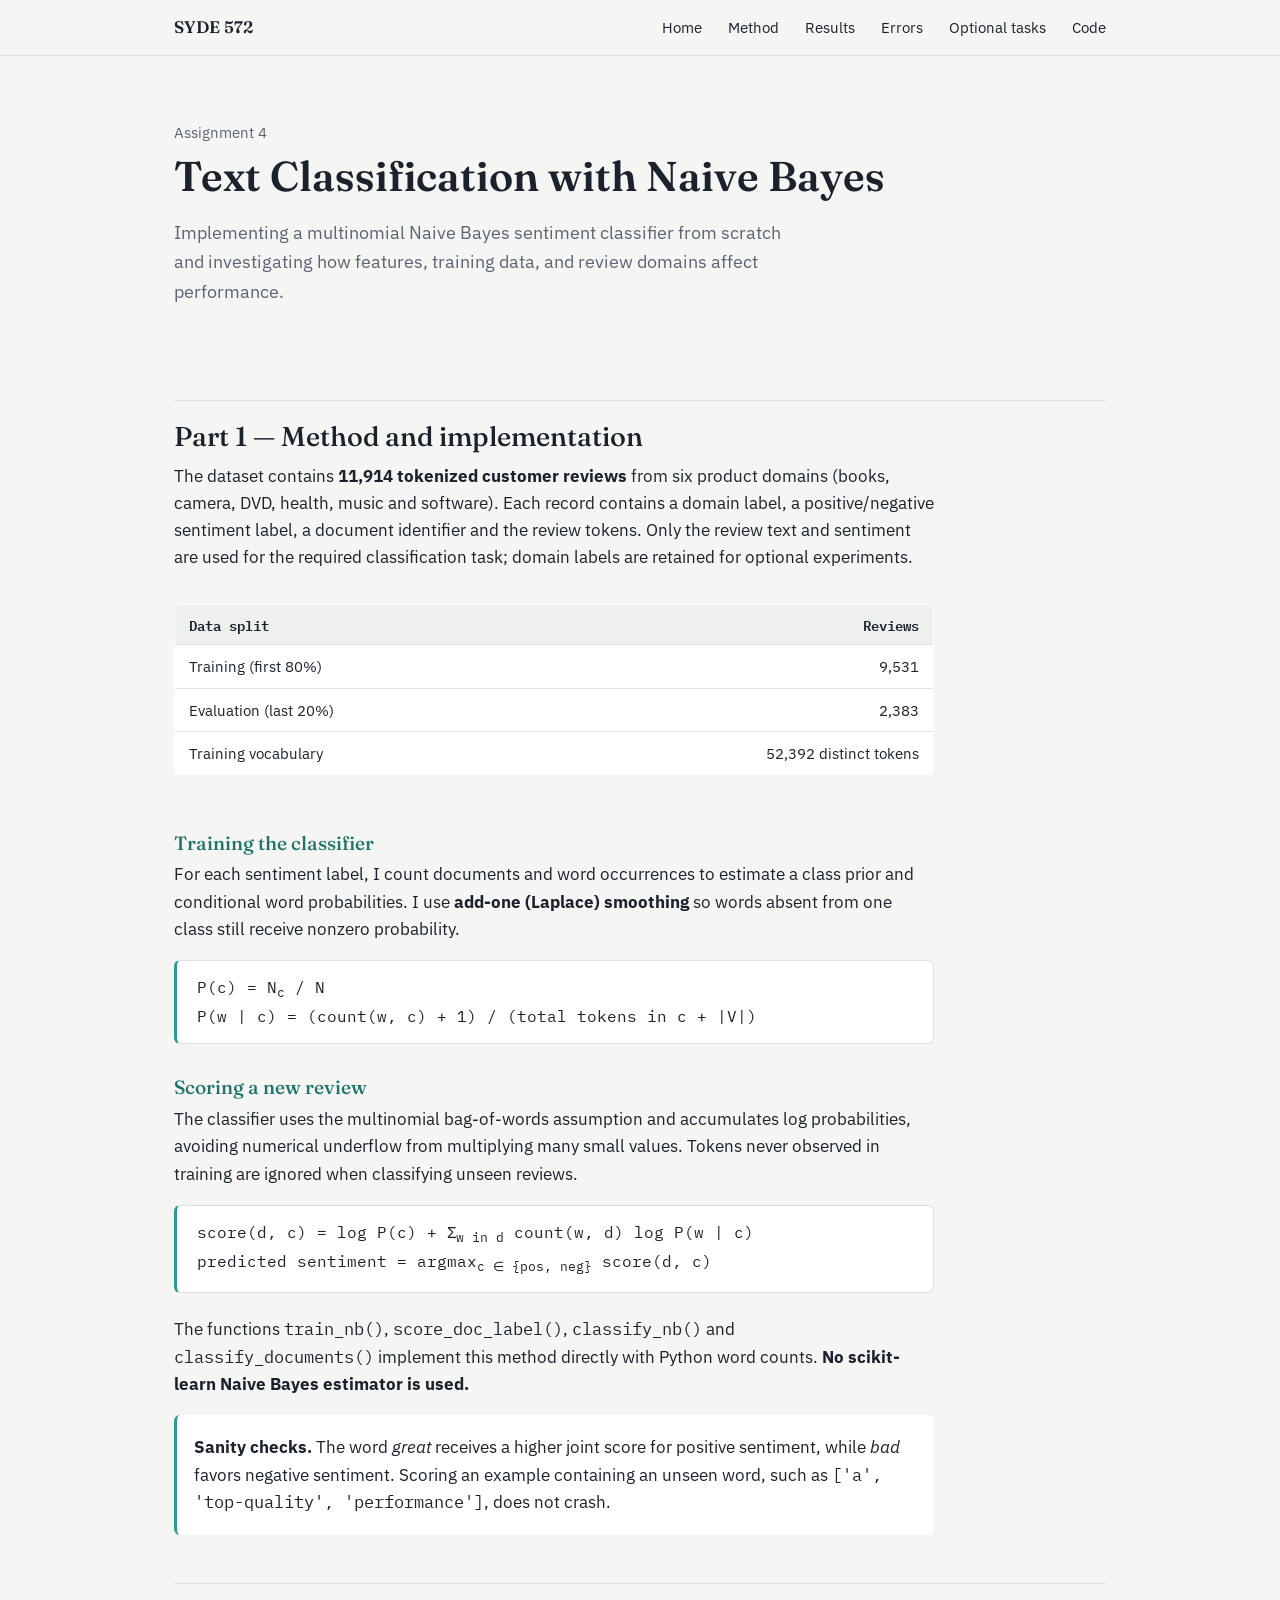
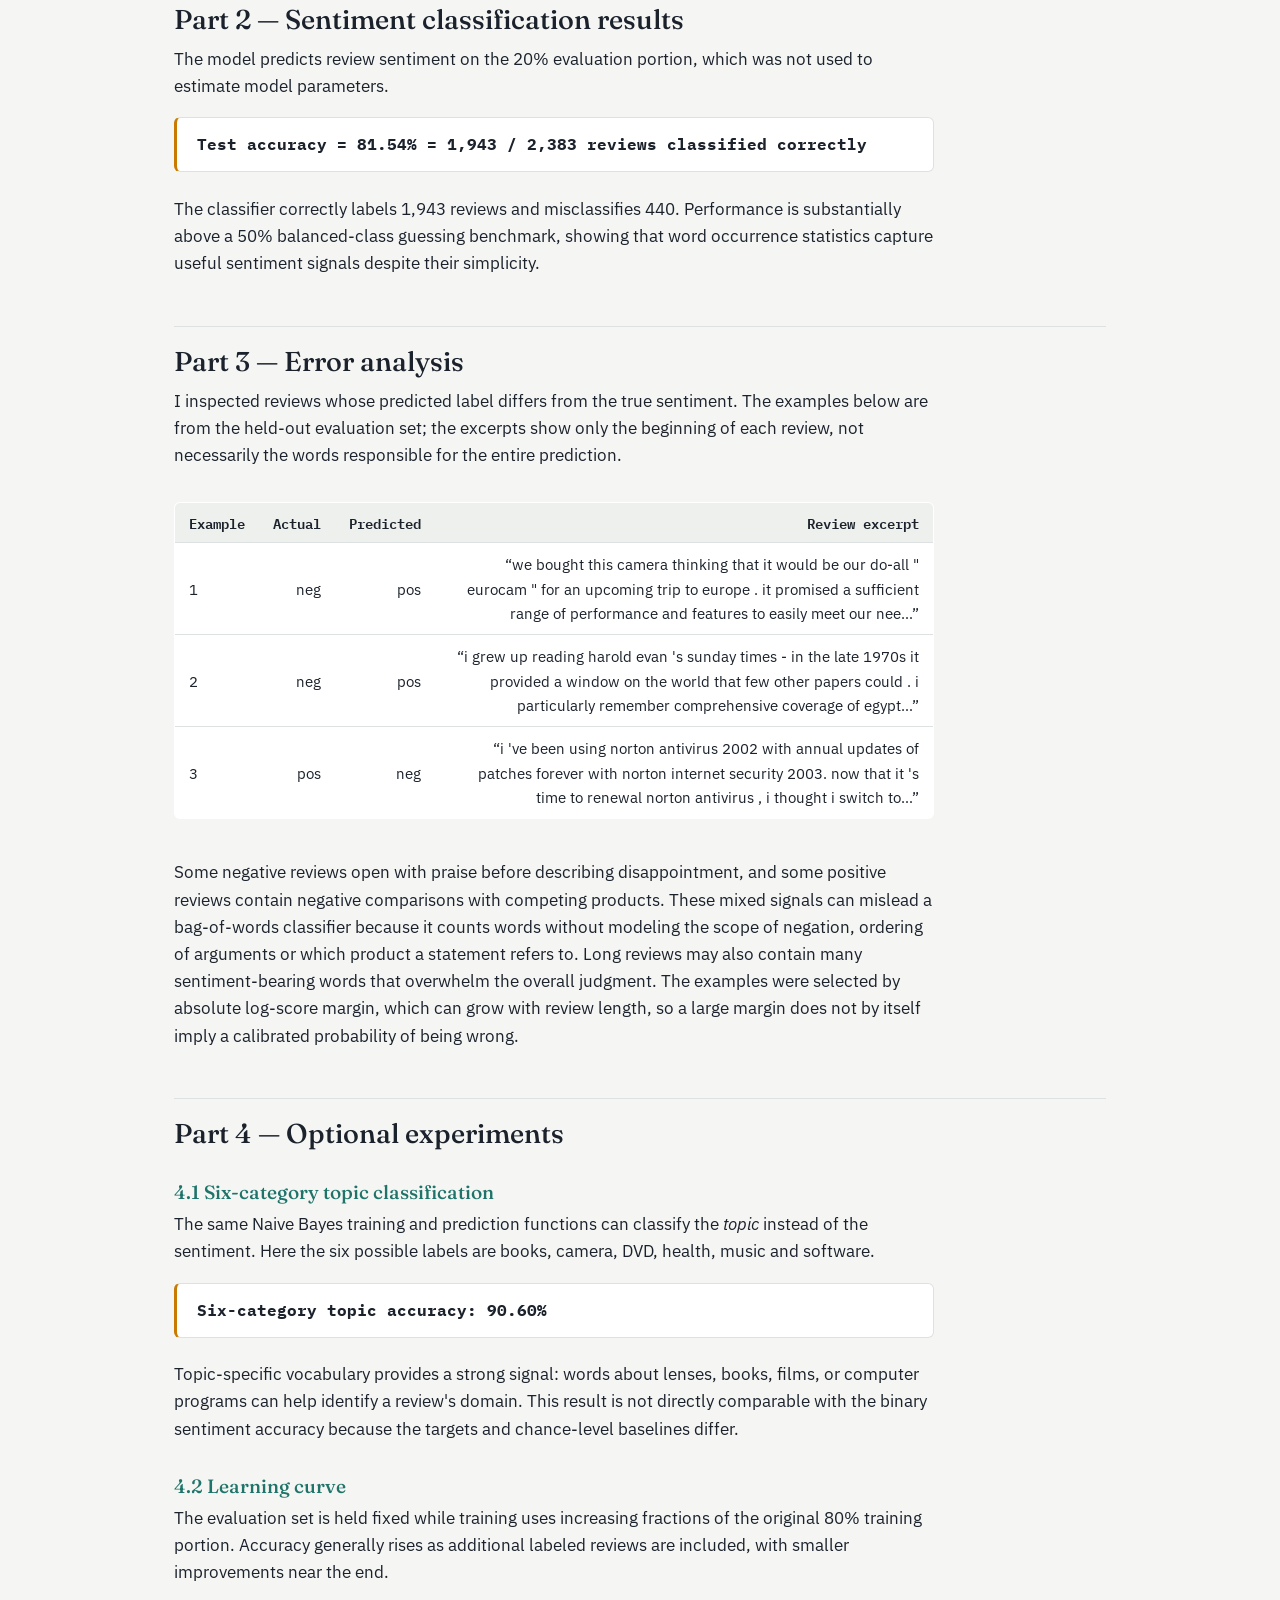
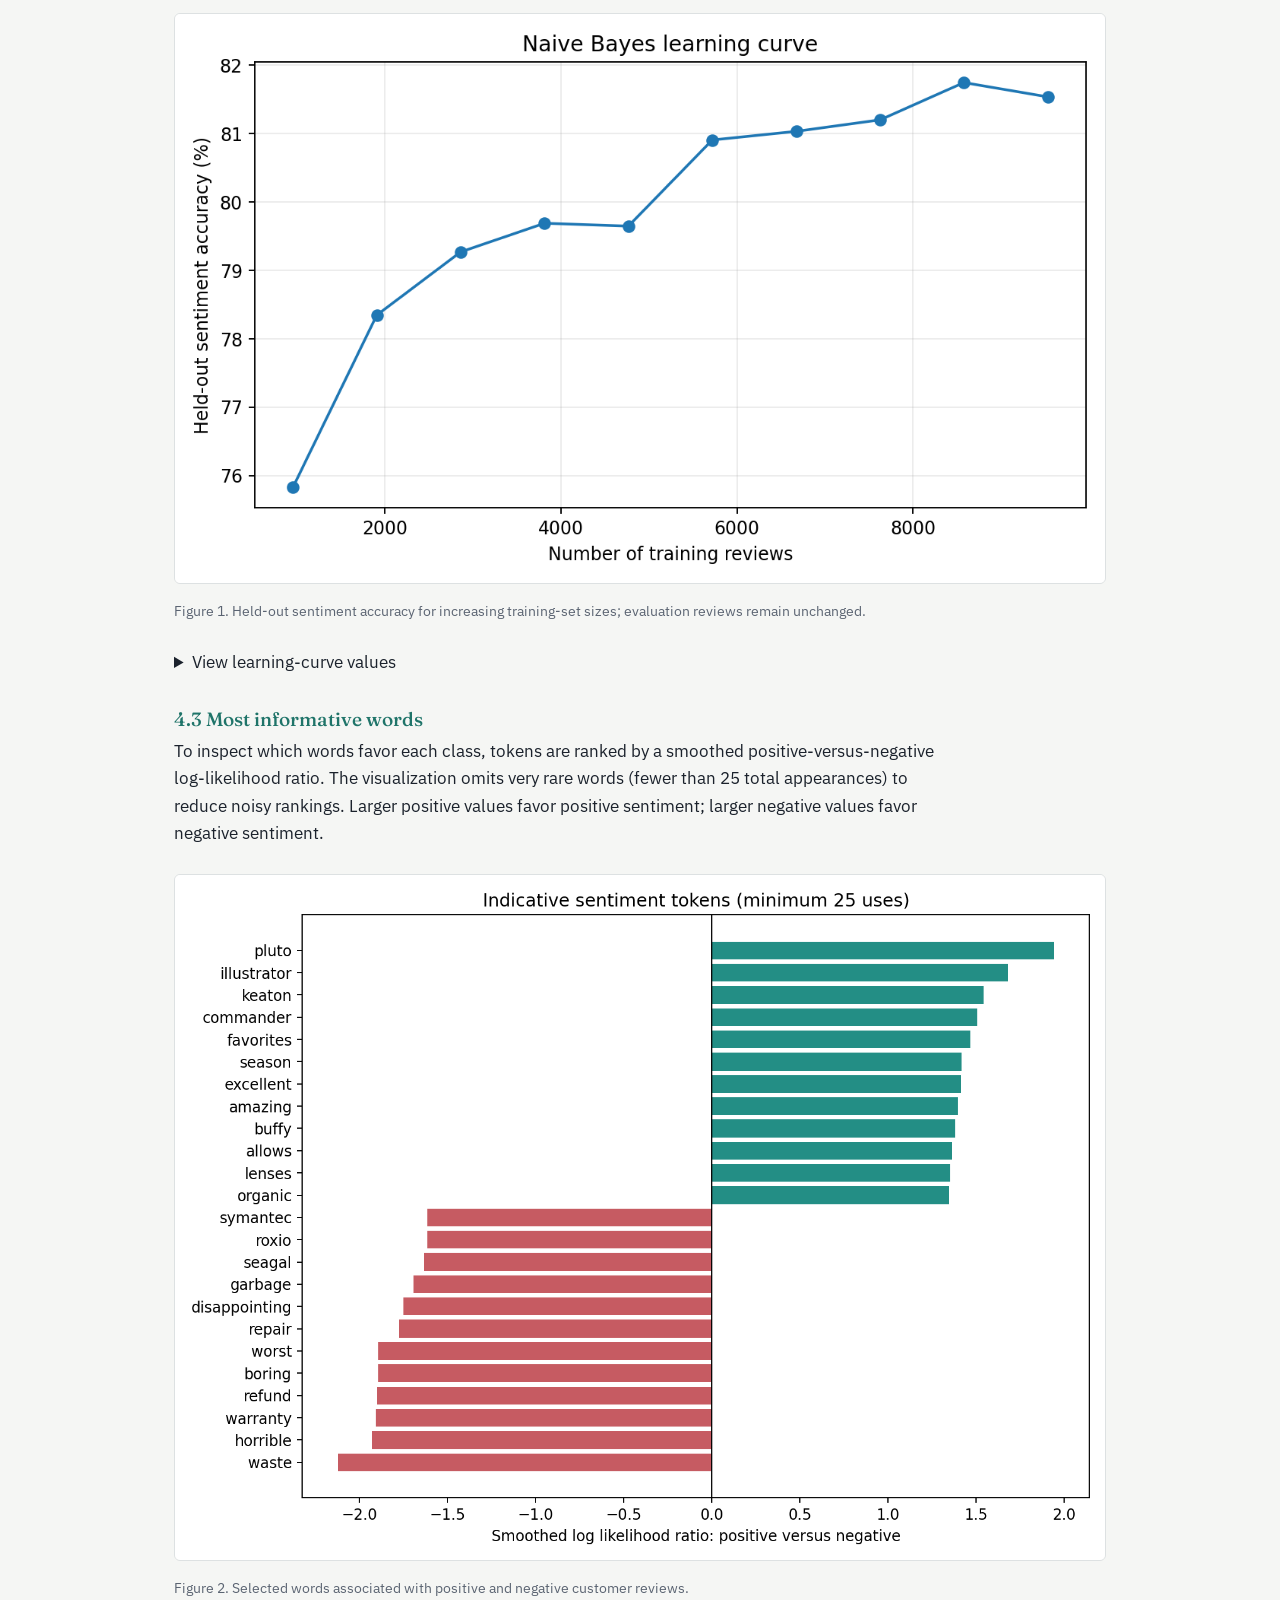
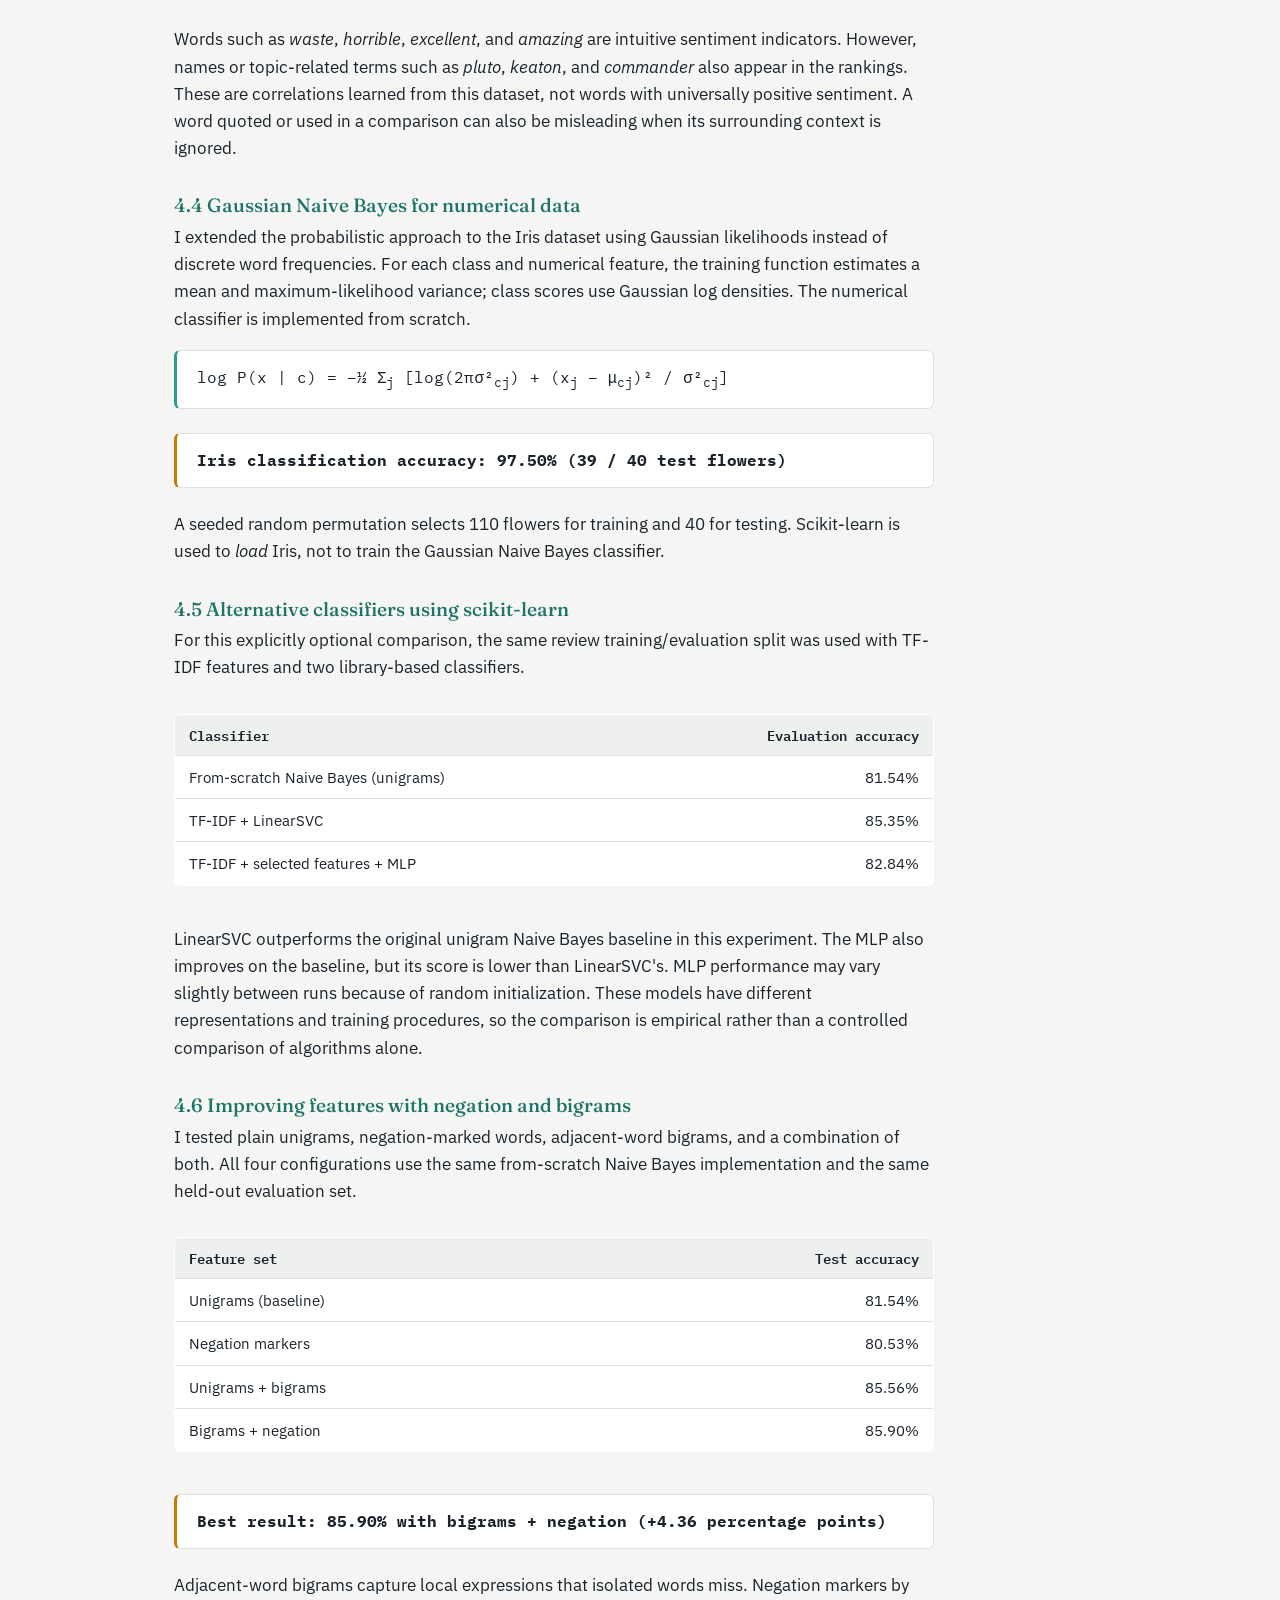
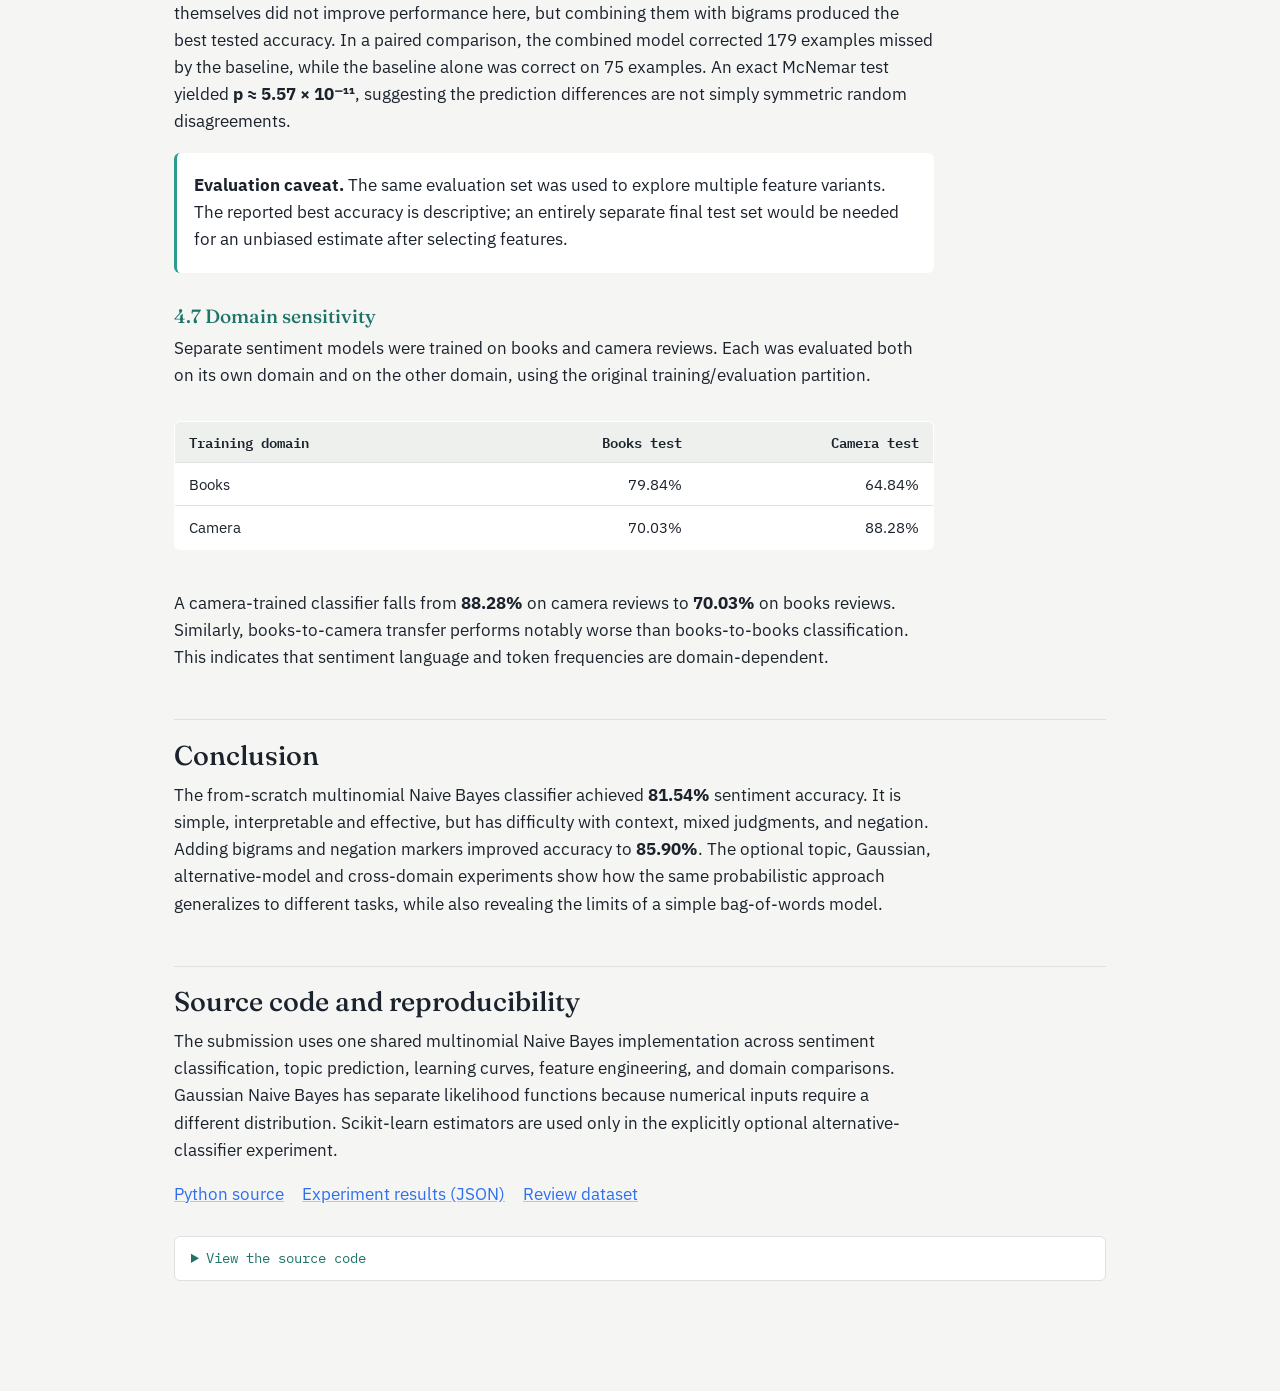
<file: 4/index.html>
<!DOCTYPE html>
<html lang="en">
<head>
  <meta charset="UTF-8">
  <meta name="viewport" content="width=device-width, initial-scale=1">
  <meta name="description" content="SYDE 572 Assignment 4: Naive Bayes sentiment classification from scratch, evaluation and optional experiments.">
  <title>Assignment 4 — SYDE 572</title>
  <link rel="stylesheet" href="../style.css">
  <style>
    .a4-table-wrap { max-width: var(--content-w, 960px); overflow-x: auto; margin: 1rem 0; }
    .a4-table-wrap table { min-width: 480px; }
    .a4-note { max-width: var(--content-w, 960px); padding: 13px 17px; margin: 1rem 0; background: var(--surface, #f0f7f5); border-left: 3px solid var(--teal, #168c87); border-radius: var(--radius, 5px); }
    .a4-note p { margin: .4rem 0; }
    .a4-links { display: flex; flex-wrap: wrap; gap: 18px; margin: 1rem 0 1.75rem; }
    .a4-code { max-width: 960px; }
    .a4-code pre { overflow-x: auto; }
    .a4-metric { font-weight: 700; }
    .a4-error td:last-child { min-width: 340px; }
    .a4-summary { max-width: var(--content-w, 960px); }
    @media (max-width: 750px) { .topbar-inner { flex-wrap: wrap; gap: 8px; } .topbar nav { display: flex; flex-wrap: wrap; gap: 11px; } .topbar a { margin-left: 0; } }
  </style>
</head>
<body>
  <div class="topbar"><div class="topbar-inner">
    <span class="brand">SYDE 572</span>
    <nav>
      <a href="../index.html">Home</a>
      <a href="#method">Method</a>
      <a href="#results">Results</a>
      <a href="#errors">Errors</a>
      <a href="#optional">Optional tasks</a>
      <a href="#source">Code</a>
    </nav>
  </div></div>

  <main class="wrap">
    <div class="hero">
      <div class="kicker">Assignment 4</div>
      <h1>Text Classification with Naive Bayes</h1>
      <p class="lede">Implementing a multinomial Naive Bayes sentiment classifier from scratch and investigating how features, training data, and review domains affect performance.</p>
    </div>

    <h2 id="method">Part 1 — Method and implementation</h2>
    <p>The dataset contains <strong>11,914 tokenized customer reviews</strong> from six product domains (books, camera, DVD, health, music and software). Each record contains a domain label, a positive/negative sentiment label, a document identifier and the review tokens. Only the review text and sentiment are used for the required classification task; domain labels are retained for optional experiments.</p>
    <div class="a4-table-wrap"><table><thead><tr><th>Data split</th><th>Reviews</th></tr></thead><tbody>
      <tr><td>Training (first 80%)</td><td>9,531</td></tr>
      <tr><td>Evaluation (last 20%)</td><td>2,383</td></tr>
      <tr><td>Training vocabulary</td><td>52,392 distinct tokens</td></tr>
    </tbody></table></div>
    <h3>Training the classifier</h3>
    <p>For each sentiment label, I count documents and word occurrences to estimate a class prior and conditional word probabilities. I use <strong>add-one (Laplace) smoothing</strong> so words absent from one class still receive nonzero probability.</p>
    <div class="eq">P(c) = N<sub>c</sub> / N<br>P(w | c) = (count(w, c) + 1) / (total tokens in c + |V|)</div>
    <h3>Scoring a new review</h3>
    <p>The classifier uses the multinomial bag-of-words assumption and accumulates log probabilities, avoiding numerical underflow from multiplying many small values. Tokens never observed in training are ignored when classifying unseen reviews.</p>
    <div class="eq">score(d, c) = log P(c) + Σ<sub>w in d</sub> count(w, d) log P(w | c)<br>predicted sentiment = argmax<sub>c ∈ {pos, neg}</sub> score(d, c)</div>
    <p>The functions <code>train_nb()</code>, <code>score_doc_label()</code>, <code>classify_nb()</code> and <code>classify_documents()</code> implement this method directly with Python word counts. <strong>No scikit-learn Naive Bayes estimator is used.</strong></p>
    <div class="a4-note"><p><strong>Sanity checks.</strong> The word <em>great</em> receives a higher joint score for positive sentiment, while <em>bad</em> favors negative sentiment. Scoring an example containing an unseen word, such as <code>['a', 'top-quality', 'performance']</code>, does not crash.</p></div>

    <h2 id="results">Part 2 — Sentiment classification results</h2>
    <p>The model predicts review sentiment on the 20% evaluation portion, which was not used to estimate model parameters.</p>
    <div class="eq result"><strong>Test accuracy = 81.54% = 1,943 / 2,383 reviews classified correctly</strong></div>
    <p>The classifier correctly labels 1,943 reviews and misclassifies 440. Performance is substantially above a 50% balanced-class guessing benchmark, showing that word occurrence statistics capture useful sentiment signals despite their simplicity.</p>

    <h2 id="errors">Part 3 — Error analysis</h2>
    <p>I inspected reviews whose predicted label differs from the true sentiment. The examples below are from the held-out evaluation set; the excerpts show only the beginning of each review, not necessarily the words responsible for the entire prediction.</p>
    <div class="a4-table-wrap a4-error"><table><thead><tr><th>Example</th><th>Actual</th><th>Predicted</th><th>Review excerpt</th></tr></thead><tbody><tr><td>1</td><td>neg</td><td>pos</td><td>“we bought this camera thinking that it would be our do-all &quot; eurocam &quot; for an upcoming trip to europe . it promised a sufficient range of performance and features to easily meet our nee…”</td></tr>
<tr><td>2</td><td>neg</td><td>pos</td><td>“i grew up reading harold evan &#x27;s sunday times - in the late 1970s it provided a window on the world that few other papers could . i particularly remember comprehensive coverage of egypt…”</td></tr>
<tr><td>3</td><td>pos</td><td>neg</td><td>“i &#x27;ve been using norton antivirus 2002 with annual updates of patches forever with norton internet security 2003. now that it &#x27;s time to renewal norton antivirus , i thought i switch to…”</td></tr></tbody></table></div>
    <p>Some negative reviews open with praise before describing disappointment, and some positive reviews contain negative comparisons with competing products. These mixed signals can mislead a bag-of-words classifier because it counts words without modeling the scope of negation, ordering of arguments or which product a statement refers to. Long reviews may also contain many sentiment-bearing words that overwhelm the overall judgment. The examples were selected by absolute log-score margin, which can grow with review length, so a large margin does not by itself imply a calibrated probability of being wrong.</p>

    <h2 id="optional">Part 4 — Optional experiments</h2>
    <h3>4.1 Six-category topic classification</h3>
    <p>The same Naive Bayes training and prediction functions can classify the <em>topic</em> instead of the sentiment. Here the six possible labels are books, camera, DVD, health, music and software.</p>
    <div class="eq result"><strong>Six-category topic accuracy: 90.60%</strong></div>
    <p>Topic-specific vocabulary provides a strong signal: words about lenses, books, films, or computer programs can help identify a review's domain. This result is not directly comparable with the binary sentiment accuracy because the targets and chance-level baselines differ.</p>

    <h3>4.2 Learning curve</h3>
    <p>The evaluation set is held fixed while training uses increasing fractions of the original 80% training portion. Accuracy generally rises as additional labeled reviews are included, with smaller improvements near the end.</p>
    <div class="plot"><img src="./media/learning_curve.png" alt="Sentiment classification accuracy versus number of training reviews" loading="lazy"><div class="cap">Figure 1. Held-out sentiment accuracy for increasing training-set sizes; evaluation reviews remain unchanged.</div></div>
    <details><summary>View learning-curve values</summary><div class="a4-table-wrap"><table><thead><tr><th>Training fraction</th><th>Reviews used</th><th>Accuracy</th></tr></thead><tbody><tr><td>10%</td><td>953</td><td>75.83%</td></tr>
<tr><td>20%</td><td>1,906</td><td>78.35%</td></tr>
<tr><td>30%</td><td>2,859</td><td>79.27%</td></tr>
<tr><td>40%</td><td>3,812</td><td>79.69%</td></tr>
<tr><td>50%</td><td>4,765</td><td>79.65%</td></tr>
<tr><td>60%</td><td>5,718</td><td>80.91%</td></tr>
<tr><td>70%</td><td>6,671</td><td>81.03%</td></tr>
<tr><td>80%</td><td>7,624</td><td>81.20%</td></tr>
<tr><td>90%</td><td>8,577</td><td>81.75%</td></tr>
<tr><td>100%</td><td>9,531</td><td>81.54%</td></tr></tbody></table></div></details>

    <h3>4.3 Most informative words</h3>
    <p>To inspect which words favor each class, tokens are ranked by a smoothed positive-versus-negative log-likelihood ratio. The visualization omits very rare words (fewer than 25 total appearances) to reduce noisy rankings. Larger positive values favor positive sentiment; larger negative values favor negative sentiment.</p>
    <div class="plot"><img src="./media/informative_words.png" alt="Words indicative of positive or negative sentiment ranked by smoothed log likelihood ratio" loading="lazy"><div class="cap">Figure 2. Selected words associated with positive and negative customer reviews.</div></div>
    <p>Words such as <em>waste</em>, <em>horrible</em>, <em>excellent</em>, and <em>amazing</em> are intuitive sentiment indicators. However, names or topic-related terms such as <em>pluto</em>, <em>keaton</em>, and <em>commander</em> also appear in the rankings. These are correlations learned from this dataset, not words with universally positive sentiment. A word quoted or used in a comparison can also be misleading when its surrounding context is ignored.</p>

    <h3>4.4 Gaussian Naive Bayes for numerical data</h3>
    <p>I extended the probabilistic approach to the Iris dataset using Gaussian likelihoods instead of discrete word frequencies. For each class and numerical feature, the training function estimates a mean and maximum-likelihood variance; class scores use Gaussian log densities. The numerical classifier is implemented from scratch.</p>
    <div class="eq">log P(x | c) = −½ Σ<sub>j</sub> [log(2πσ²<sub>cj</sub>) + (x<sub>j</sub> − μ<sub>cj</sub>)² / σ²<sub>cj</sub>]</div>
    <div class="eq result"><strong>Iris classification accuracy: 97.50% (39 / 40 test flowers)</strong></div>
    <p>A seeded random permutation selects 110 flowers for training and 40 for testing. Scikit-learn is used to <em>load</em> Iris, not to train the Gaussian Naive Bayes classifier.</p>

    <h3>4.5 Alternative classifiers using scikit-learn</h3>
    <p>For this explicitly optional comparison, the same review training/evaluation split was used with TF-IDF features and two library-based classifiers.</p>
    <div class="a4-table-wrap"><table><thead><tr><th>Classifier</th><th>Evaluation accuracy</th></tr></thead><tbody>
      <tr><td>From-scratch Naive Bayes (unigrams)</td><td>81.54%</td></tr>
      <tr><td>TF-IDF + LinearSVC</td><td>85.35%</td></tr>
      <tr><td>TF-IDF + selected features + MLP</td><td>82.84%</td></tr>
    </tbody></table></div>
    <p>LinearSVC outperforms the original unigram Naive Bayes baseline in this experiment. The MLP also improves on the baseline, but its score is lower than LinearSVC's. MLP performance may vary slightly between runs because of random initialization. These models have different representations and training procedures, so the comparison is empirical rather than a controlled comparison of algorithms alone.</p>

    <h3>4.6 Improving features with negation and bigrams</h3>
    <p>I tested plain unigrams, negation-marked words, adjacent-word bigrams, and a combination of both. All four configurations use the same from-scratch Naive Bayes implementation and the same held-out evaluation set.</p>
    <div class="a4-table-wrap"><table><thead><tr><th>Feature set</th><th>Test accuracy</th></tr></thead><tbody><tr><td>Unigrams (baseline)</td><td>81.54%</td></tr>
<tr><td>Negation markers</td><td>80.53%</td></tr>
<tr><td>Unigrams + bigrams</td><td>85.56%</td></tr>
<tr><td>Bigrams + negation</td><td>85.90%</td></tr></tbody></table></div>
    <div class="eq result"><strong>Best result: 85.90% with bigrams + negation (+4.36 percentage points)</strong></div>
    <p>Adjacent-word bigrams capture local expressions that isolated words miss. Negation markers by themselves did not improve performance here, but combining them with bigrams produced the best tested accuracy. In a paired comparison, the combined model corrected 179 examples missed by the baseline, while the baseline alone was correct on 75 examples. An exact McNemar test yielded <strong>p ≈ 5.57 × 10⁻¹¹</strong>, suggesting the prediction differences are not simply symmetric random disagreements.</p>
    <div class="a4-note"><p><strong>Evaluation caveat.</strong> The same evaluation set was used to explore multiple feature variants. The reported best accuracy is descriptive; an entirely separate final test set would be needed for an unbiased estimate after selecting features.</p></div>

    <h3>4.7 Domain sensitivity</h3>
    <p>Separate sentiment models were trained on books and camera reviews. Each was evaluated both on its own domain and on the other domain, using the original training/evaluation partition.</p>
    <div class="a4-table-wrap"><table><thead><tr><th>Training domain</th><th>Books test</th><th>Camera test</th></tr></thead><tbody>
      <tr><td>Books</td><td>79.84%</td><td>64.84%</td></tr>
      <tr><td>Camera</td><td>70.03%</td><td>88.28%</td></tr>
    </tbody></table></div>
    <p>A camera-trained classifier falls from <strong>88.28%</strong> on camera reviews to <strong>70.03%</strong> on books reviews. Similarly, books-to-camera transfer performs notably worse than books-to-books classification. This indicates that sentiment language and token frequencies are domain-dependent.</p>

    <h2 id="conclusion">Conclusion</h2>
    <p>The from-scratch multinomial Naive Bayes classifier achieved <strong>81.54%</strong> sentiment accuracy. It is simple, interpretable and effective, but has difficulty with context, mixed judgments, and negation. Adding bigrams and negation markers improved accuracy to <strong>85.90%</strong>. The optional topic, Gaussian, alternative-model and cross-domain experiments show how the same probabilistic approach generalizes to different tasks, while also revealing the limits of a simple bag-of-words model.</p>

    <h2 id="source">Source code and reproducibility</h2>
    <p>The submission uses one shared multinomial Naive Bayes implementation across sentiment classification, topic prediction, learning curves, feature engineering, and domain comparisons. Gaussian Naive Bayes has separate likelihood functions because numerical inputs require a different distribution. Scikit-learn estimators are used only in the explicitly optional alternative-classifier experiment.</p>
    <div class="a4-links">
      <a href="./code/SYDE 572 A4.py" download>Python source</a>
      <a href="./code/results_all.json" download>Experiment results (JSON)</a>
      <a href="./code/all_sentiment_shuffled.txt" download>Review dataset</a>
    </div>
    <details class="code a4-code"><summary>View the source code</summary><p>Open or download the <a href="./code/SYDE 572 A4.py">complete Python script</a>. The page links to the source directly to avoid duplicating a long program inside the HTML document.</p></details>
  </main>
</body>
</html>
</file>
<file: style.css>
@import url('https://fonts.googleapis.com/css2?family=Fraunces:opsz,wght@9..144,400;9..144,500;9..144,600&family=IBM+Plex+Sans:wght@400;500;600&family=IBM+Plex+Mono:wght@400;500&display=swap');

:root {
  --bg: #f5f6f4;
  --surface: #ffffff;
  --ink: #1b222c;
  --muted: #5b6472;
  --rule: #dde1e2;
  --teal: #2a9d8f;
  --teal-deep: #1f7469;
  --amber: #c97a00;
  --blue: #2f6fed;
  --radius: 6px;
  --content-w: 760px;
}

* { box-sizing: border-box; }

html { scroll-behavior: smooth; }

body {
  margin: 0;
  background: var(--bg);
  color: var(--ink);
  font-family: 'IBM Plex Sans', -apple-system, sans-serif;
  font-size: 17px;
  line-height: 1.6;
}

h1, h2, h3 {
  font-family: 'Fraunces', Georgia, serif;
  font-weight: 500;
  line-height: 1.15;
  margin: 0 0 .4em;
}

h1 { font-size: 2.6rem; font-weight: 600; }
h2 { font-size: 1.7rem; margin-top: 3rem; padding-top: 1.2rem; border-top: 1px solid var(--rule); }
h3 { font-size: 1.2rem; margin-top: 2rem; color: var(--teal-deep); }

p { margin: 0 0 1em; max-width: var(--content-w); }
ul, ol { max-width: var(--content-w); padding-left: 1.3em; }
li { margin-bottom: .4em; }

a { color: var(--blue); text-decoration-color: rgba(47,111,237,.35); }
a:hover { text-decoration-color: var(--blue); }

code, pre, .mono { font-family: 'IBM Plex Mono', monospace; }

.wrap { max-width: 980px; margin: 0 auto; padding: 0 24px 80px; }

/* ---------- top bar ---------- */
.topbar {
  position: sticky; top: 0; z-index: 10;
  background: rgba(245,246,244,.92);
  backdrop-filter: blur(6px);
  border-bottom: 1px solid var(--rule);
}
.topbar-inner {
  max-width: 980px; margin: 0 auto; padding: 14px 24px;
  display: flex; align-items: center; justify-content: space-between;
  font-size: .92rem;
}
.topbar a { color: var(--ink); text-decoration: none; margin-left: 22px; }
.topbar a:first-child { margin-left: 0; }
.topbar a:hover { color: var(--teal-deep); }
.topbar .brand { font-family: 'Fraunces', serif; font-weight: 600; font-size: 1.05rem; }

/* ---------- hero ---------- */
.hero { padding: 64px 0 28px; }
.hero .kicker { color: var(--muted); font-size: .95rem; margin-bottom: .6em; }
.hero p.lede { font-size: 1.15rem; color: var(--muted); max-width: 620px; }

/* ---------- equation blocks ---------- */
.eq {
  background: var(--surface);
  border: 1px solid var(--rule);
  border-left: 3px solid var(--teal);
  border-radius: var(--radius);
  padding: 14px 20px;
  margin: 1.1em 0 1.5em;
  font-family: 'IBM Plex Mono', monospace;
  font-size: .98rem;
  overflow-x: auto;
  max-width: var(--content-w);
}
.eq.result { border-left-color: var(--amber); }

/* ---------- step list (only used where content is genuinely sequential) ---------- */
.steps { max-width: var(--content-w); }
.step {
  display: flex; gap: 14px; margin-bottom: 1.1em;
}
.step .num {
  flex: none; width: 28px; height: 28px; border-radius: 50%;
  background: var(--teal); color: #fff; font-size: .85rem;
  display: flex; align-items: center; justify-content: center;
  font-family: 'IBM Plex Mono', monospace;
}
.step .body p { margin-bottom: .3em; }

/* ---------- results table ---------- */
table {
  border-collapse: collapse; width: 100%; max-width: var(--content-w);
  margin: 1em 0 1.6em; font-size: .95rem; background: var(--surface);
  border: 1px solid var(--rule); border-radius: var(--radius); overflow: hidden;
}
th, td { padding: 9px 14px; text-align: right; border-bottom: 1px solid var(--rule); }
th:first-child, td:first-child { text-align: left; }
thead th { background: #eef0ee; font-weight: 600; font-family: 'IBM Plex Mono', monospace; font-size: .85rem; }
tbody tr:last-child td { border-bottom: none; }
td.hero-num { color: var(--teal-deep); font-weight: 600; }

/* ---------- plot gallery ---------- */
.plot {
  margin: 1.6em 0; max-width: 980px;
}
.plot img {
  width: 100%; height: auto; border: 1px solid var(--rule);
  border-radius: var(--radius); background: #fff;
}
.plot .cap { color: var(--muted); font-size: .9rem; margin-top: .5em; }

.scan {
  margin: 1.6em 0; max-width: 720px;
}
.scan img {
  width: 100%; height: auto;
  border: 1px solid var(--rule);
  border-radius: var(--radius);
  background: #fff;
  box-shadow: 0 1px 3px rgba(0,0,0,.06);
}
.scan .cap { color: var(--muted); font-size: .88rem; margin-top: .5em; font-family: 'IBM Plex Mono', monospace; }

.plot-grid {
  display: grid; grid-template-columns: 1fr 1fr; gap: 20px;
  max-width: 980px; margin: 1.4em 0;
}
@media (max-width: 720px) { .plot-grid { grid-template-columns: 1fr; } }
.plot-grid .plot { margin: 0; }

/* ---------- code blocks ---------- */
details.code {
  max-width: 980px; margin: 1em 0 1.8em;
  border: 1px solid var(--rule); border-radius: var(--radius);
  background: var(--surface);
}
details.code summary {
  cursor: pointer; padding: 10px 16px; font-family: 'IBM Plex Mono', monospace;
  font-size: .88rem; color: var(--teal-deep); user-select: none;
}
details.code summary:hover { color: var(--teal); }
details.code pre {
  margin: 0; padding: 0 16px 16px; overflow-x: auto;
  font-size: .84rem; line-height: 1.55; color: #2b2b2b;
}

/* ---------- callout / note ---------- */
.note {
  max-width: var(--content-w); background: #fbf6ea; border: 1px solid #ecdfb8;
  border-radius: var(--radius); padding: 12px 18px; font-size: .93rem; margin: 1.2em 0;
}

.badge {
  display: inline-block; font-family: 'IBM Plex Mono', monospace; font-size: .78rem;
  background: #eaf5f3; color: var(--teal-deep); padding: 2px 8px; border-radius: 4px;
  margin-right: 6px;
}

footer {
  max-width: 980px; margin: 60px auto 0; padding: 24px; color: var(--muted);
  font-size: .88rem; border-top: 1px solid var(--rule);
}
</file>
